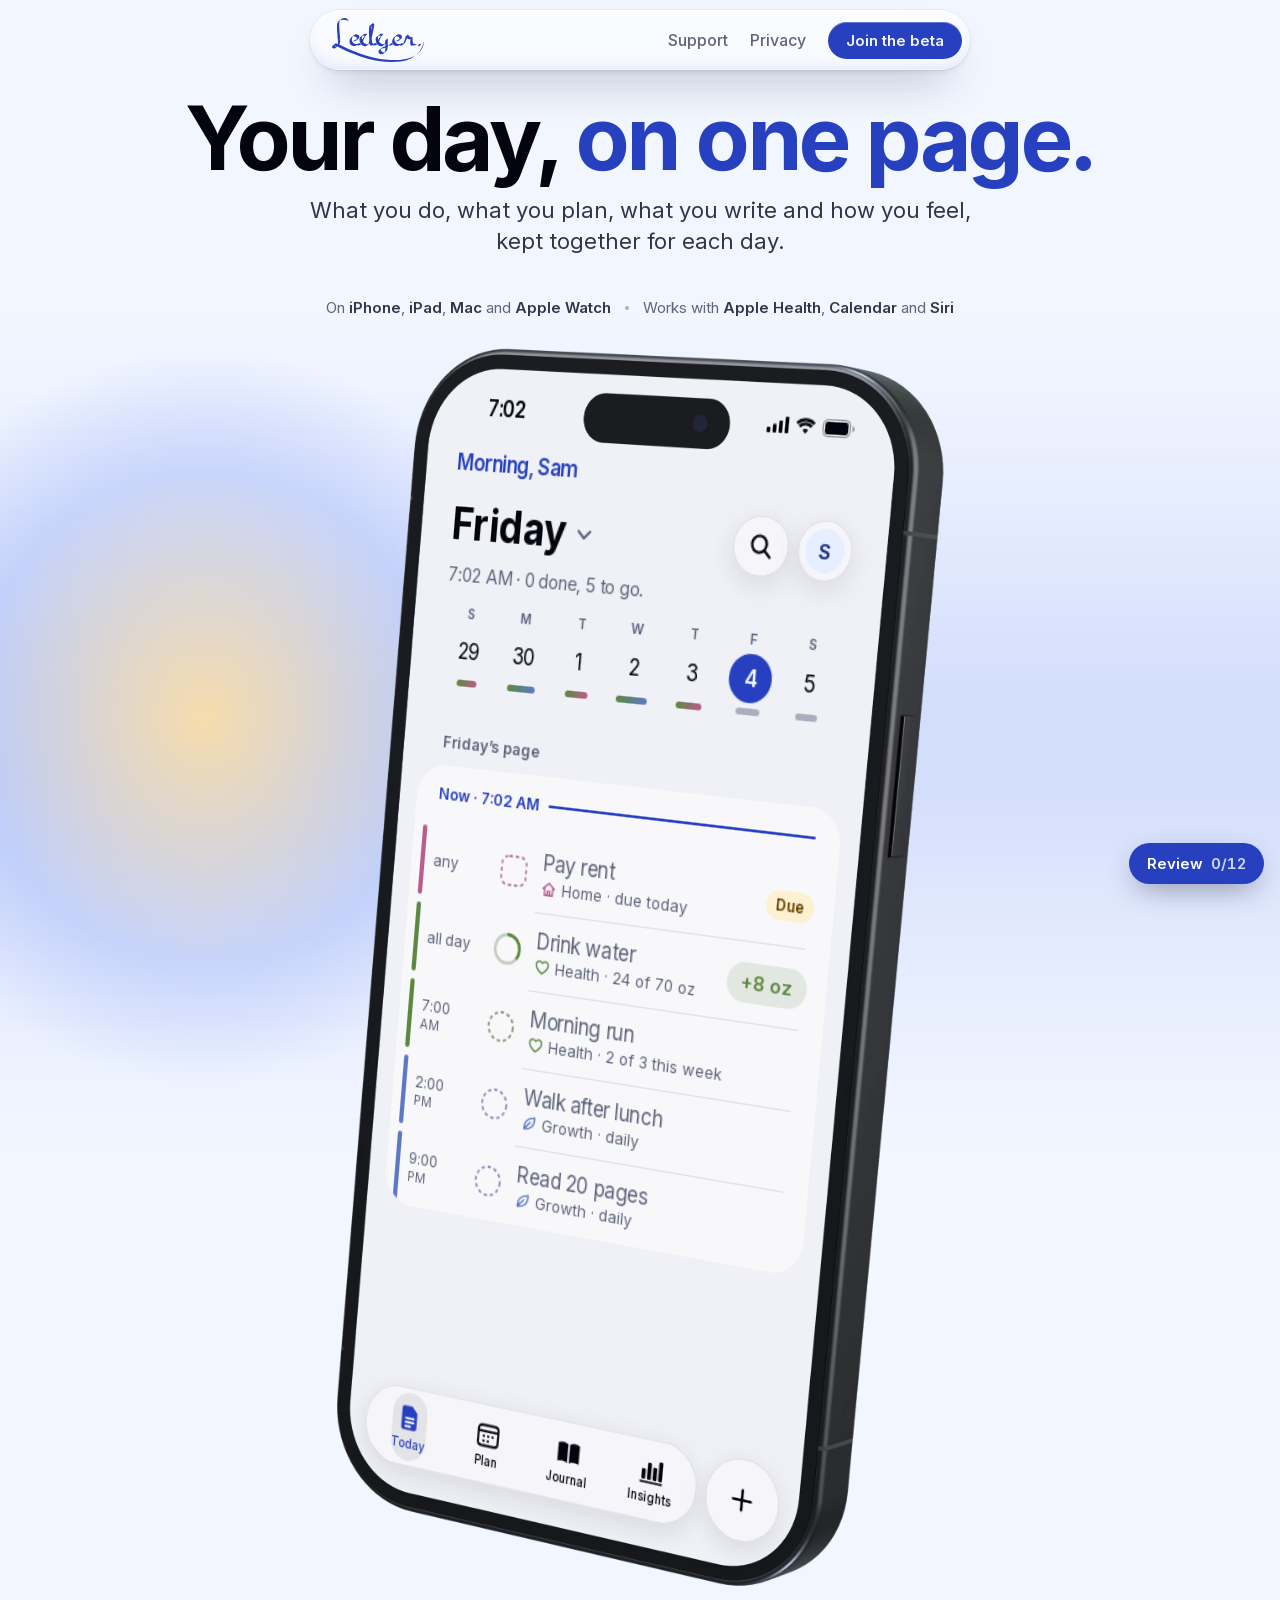
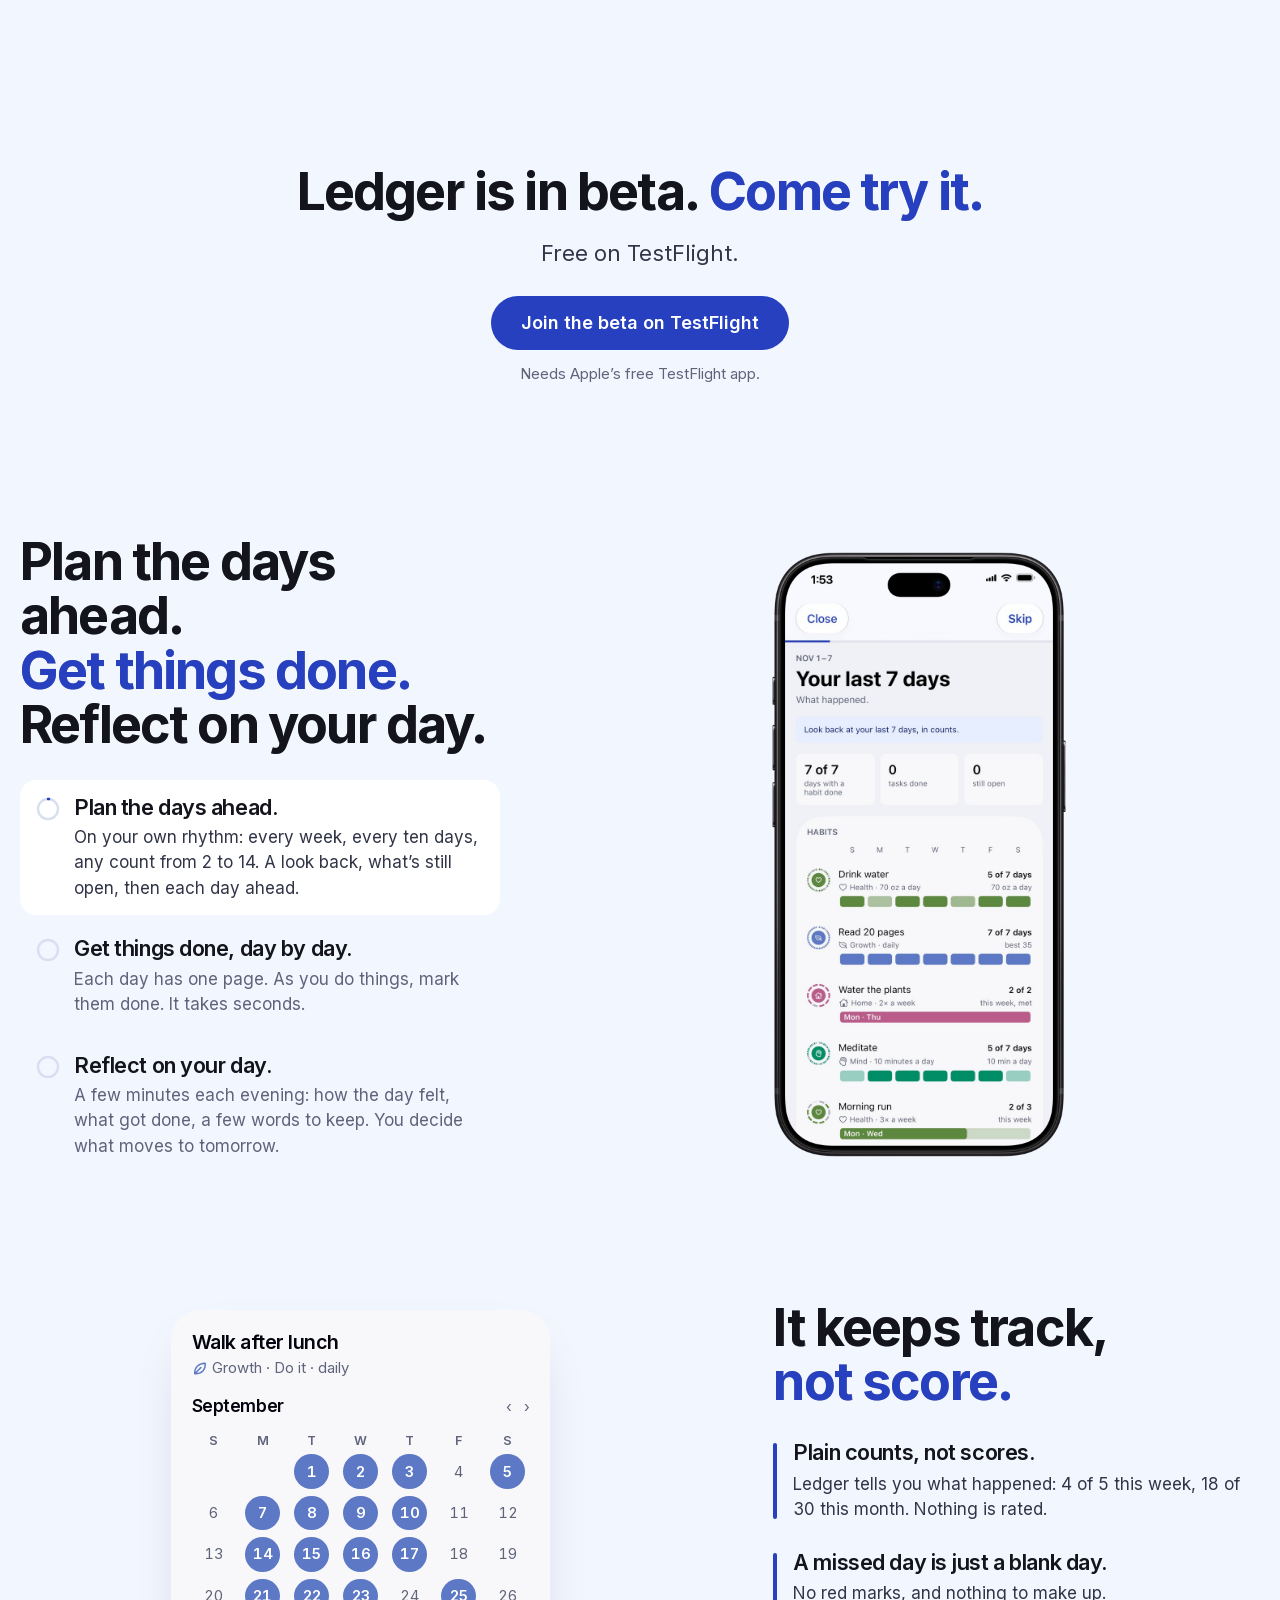
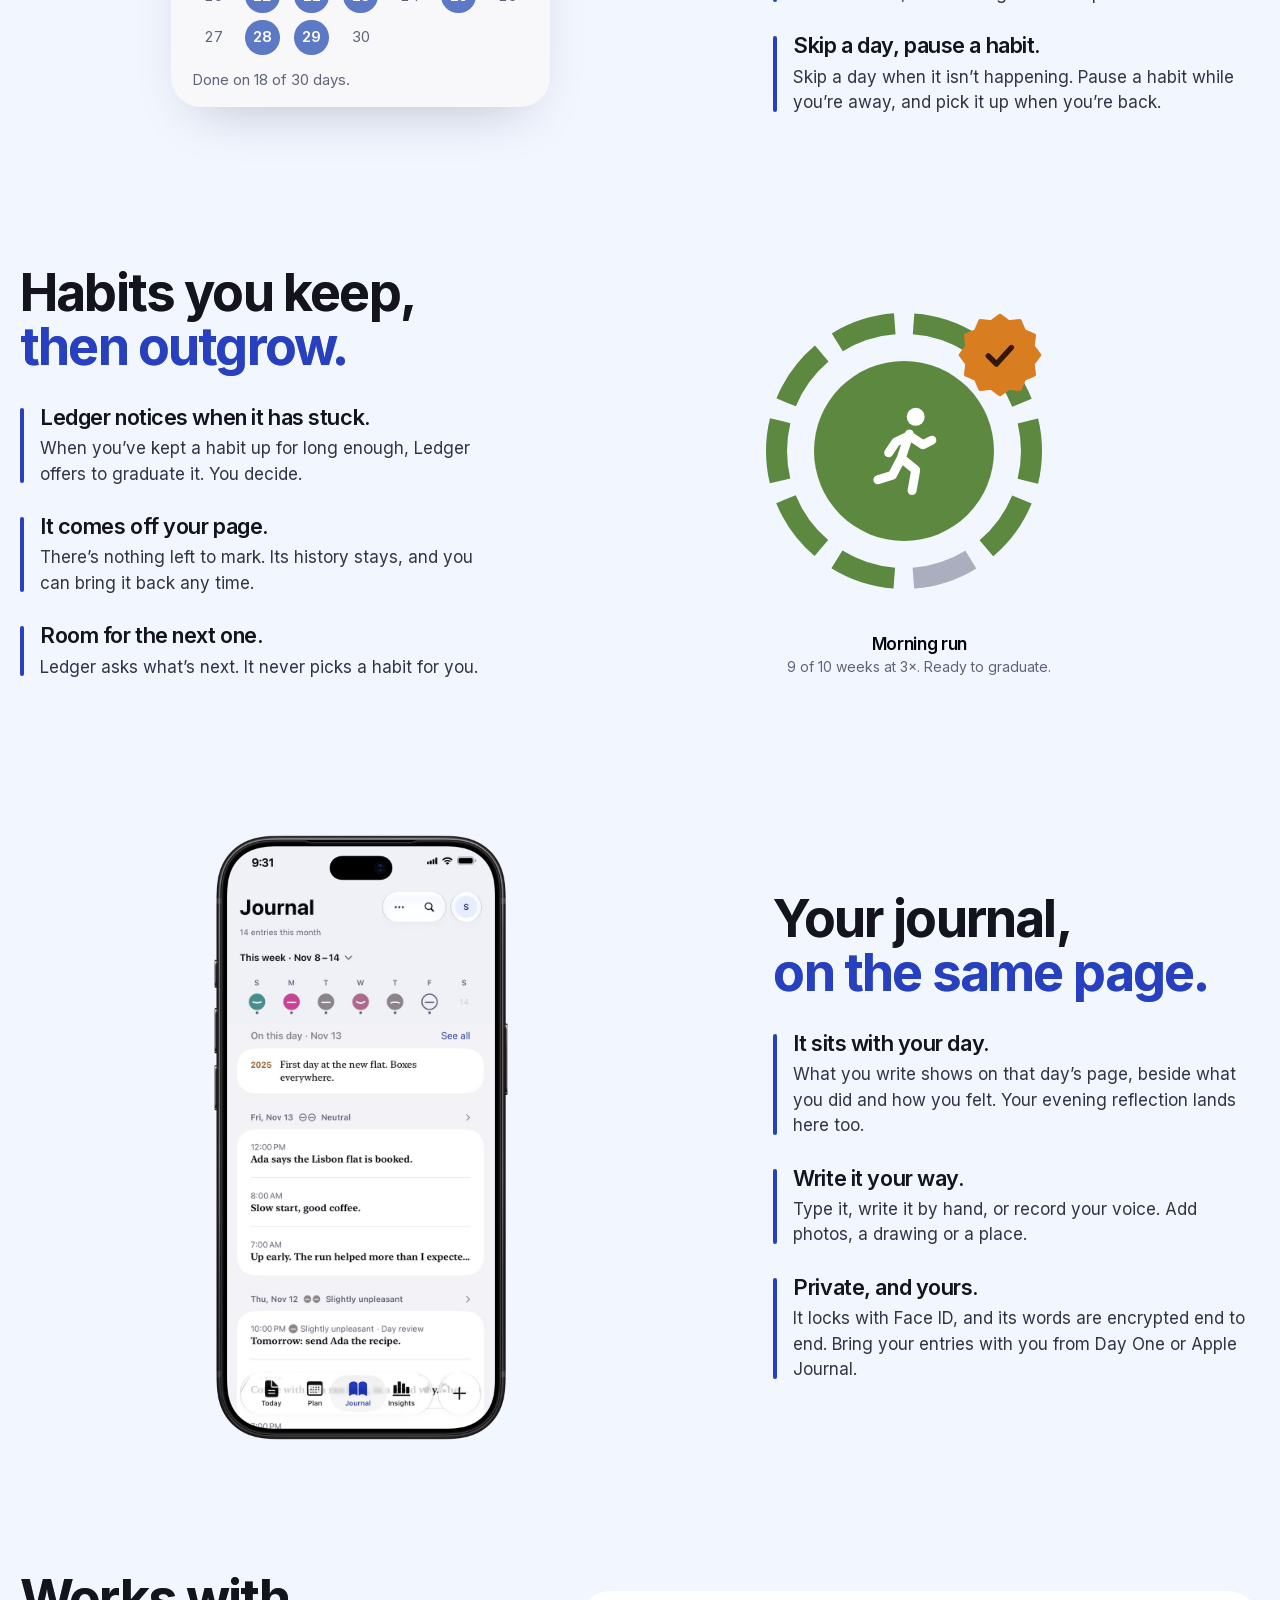
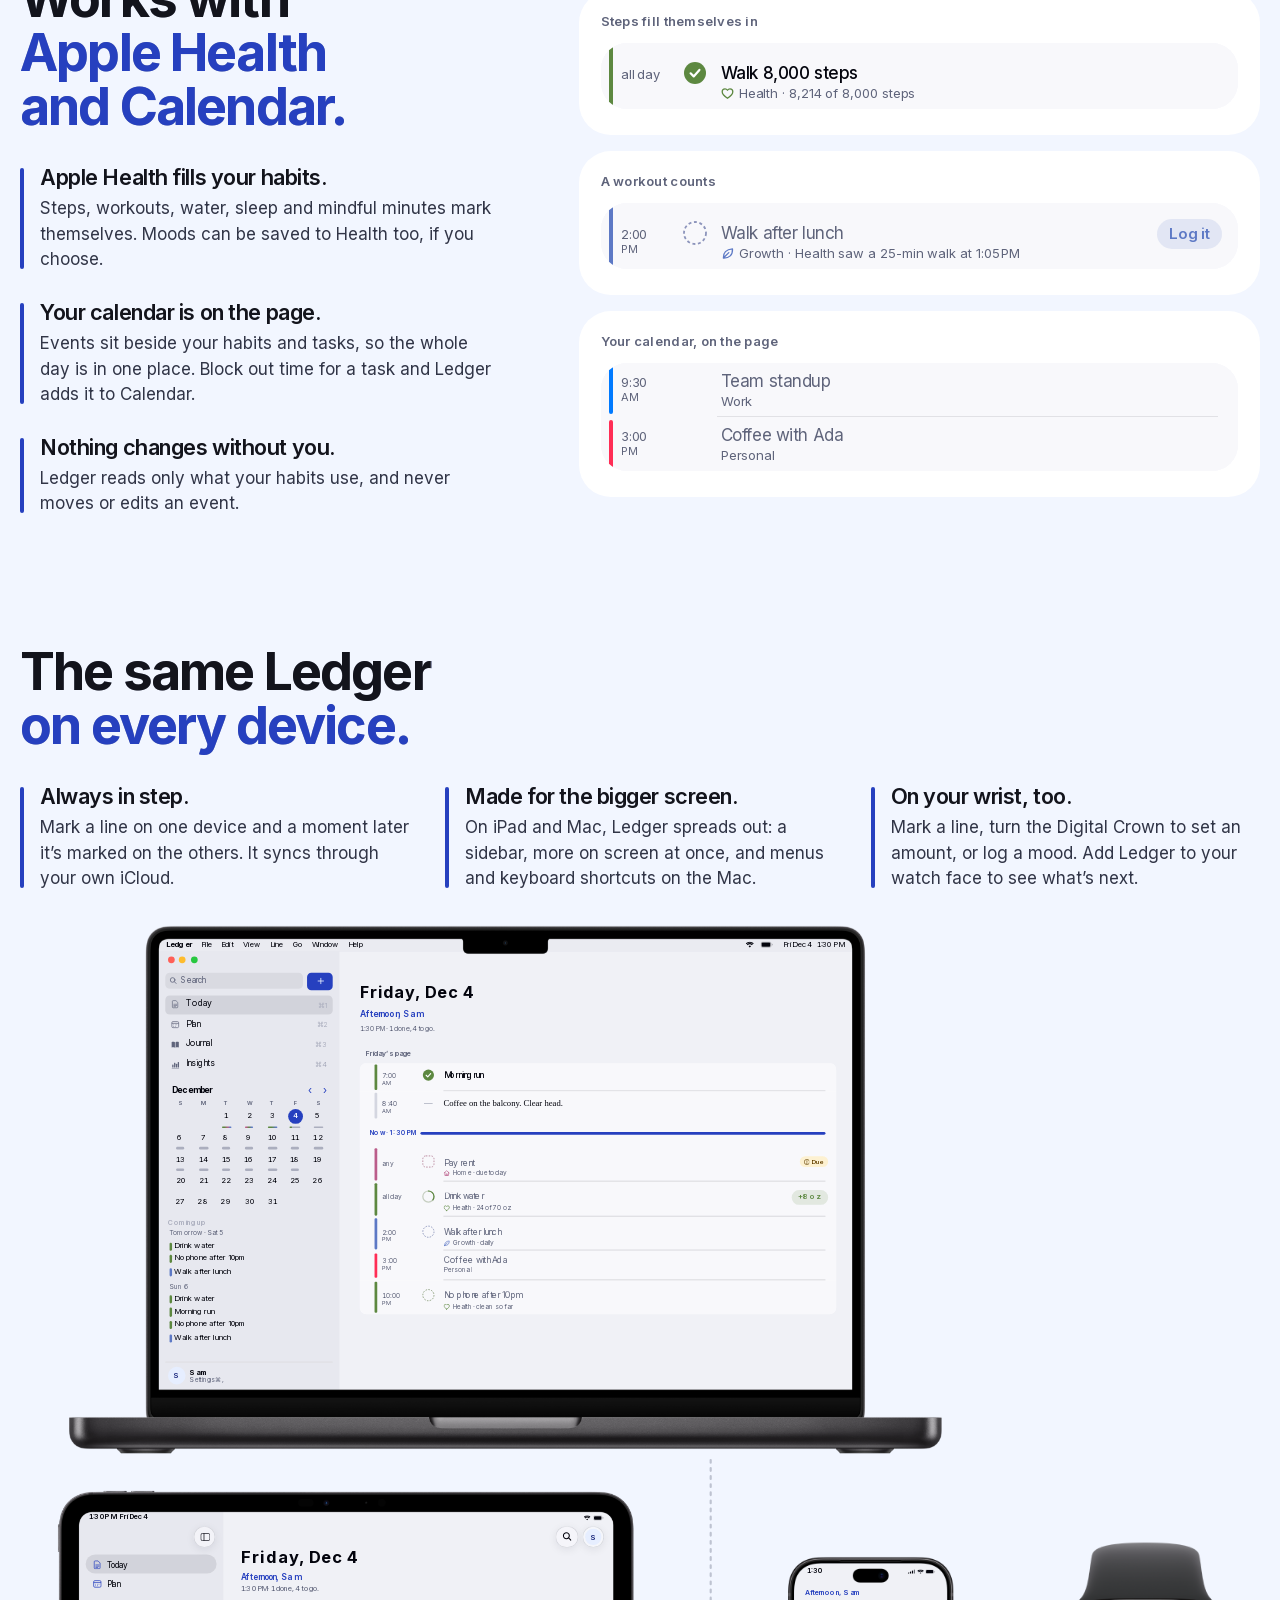
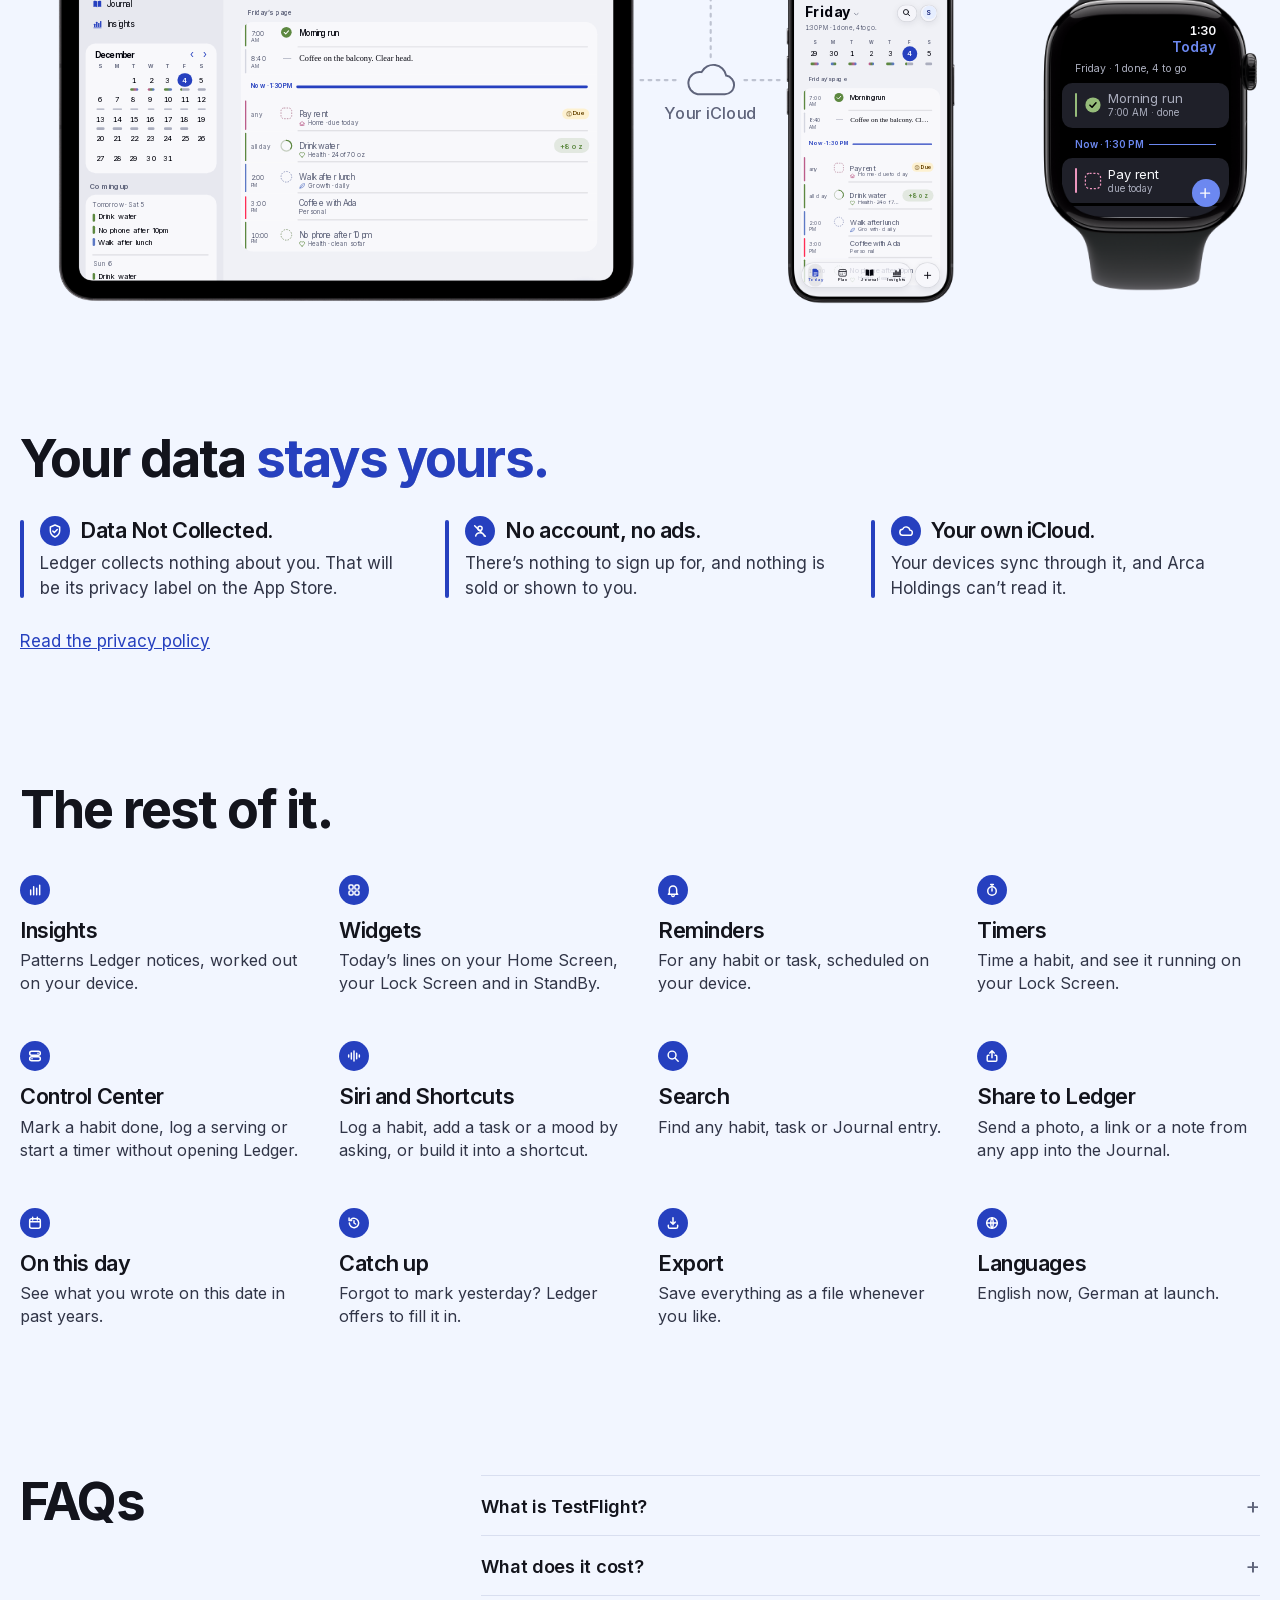
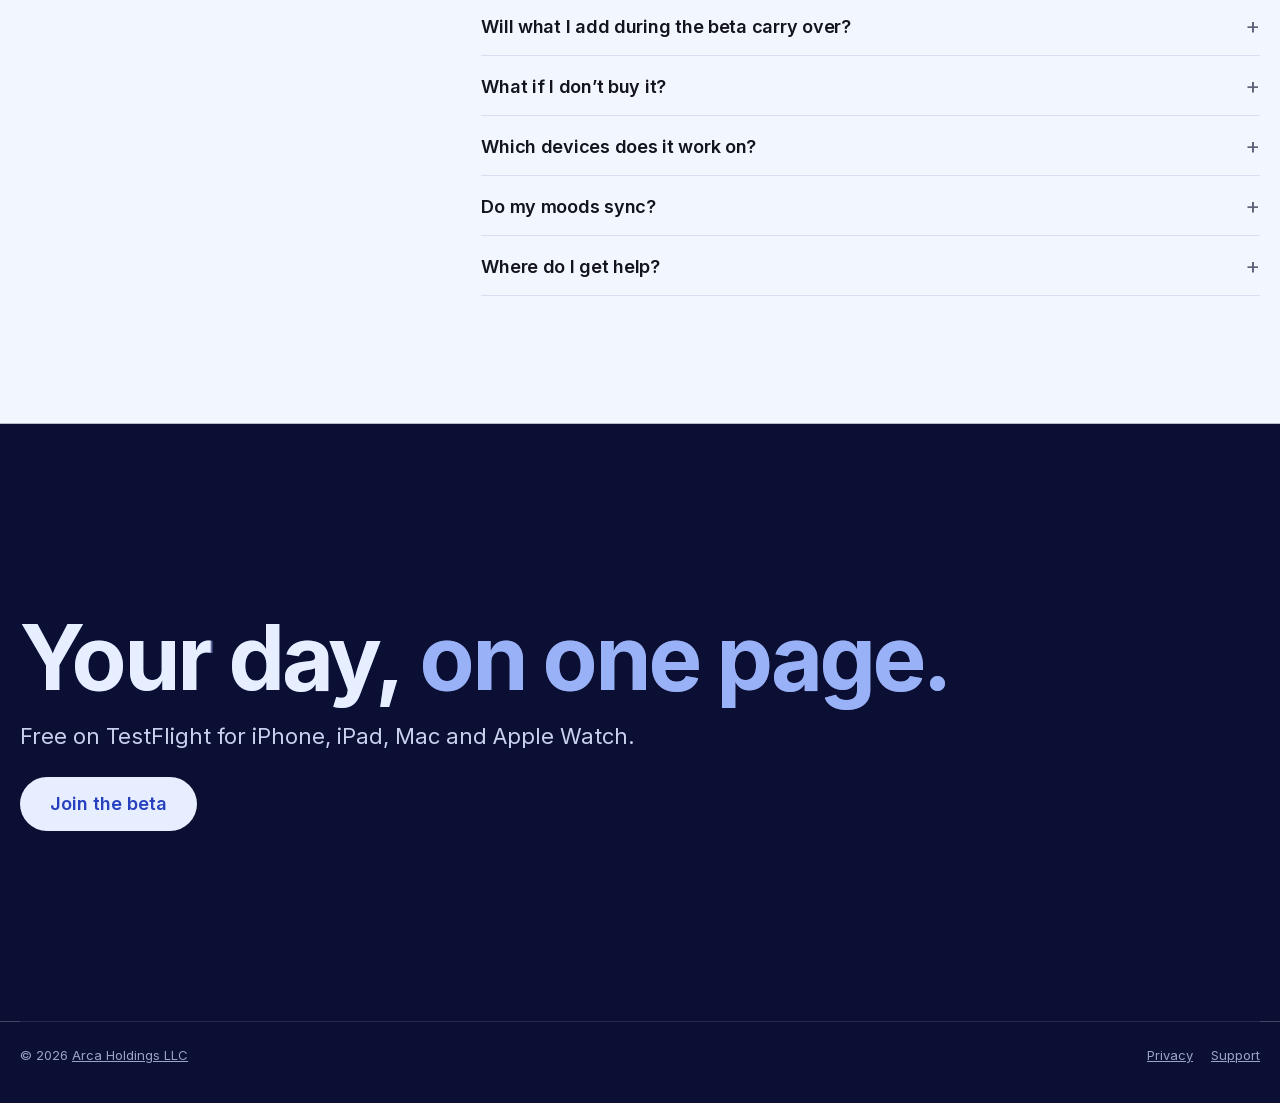
<file: docs/index.html>
<!doctype html>
<html lang="en" data-built="day-page @ a1238f5, Nov 13">
<head>
<meta name="robots" content="noindex, nofollow">
<meta charset="utf-8">
<meta name="viewport" content="width=device-width, initial-scale=1, viewport-fit=cover">
<title>Ledger: Habit and Mood Tracker · Your day, on one page</title>
<meta name="description" content="Ledger is a habit and mood tracker with tasks and a journal, all on one page for each day. On iPhone, iPad, Mac and Apple Watch. No account, no ads, one price.">
<meta name="color-scheme" content="light">
<meta name="theme-color" content="#F2F6FF">
<link rel="canonical" href="https://keepingledger.com/">
<link rel="icon" type="image/png" href="images/favicon.png?v=72220847">
<link rel="apple-touch-icon" href="images/apple-touch-icon.png?v=0d4a0fda">
<meta property="og:type" content="website">
<meta property="og:title" content="Ledger: Habit and Mood Tracker · Your day, on one page">
<meta property="og:description" content="A habit and mood tracker with tasks and a journal, kept together for each day. Ledger reports what happened and never grades it.">
<meta property="og:url" content="https://keepingledger.com/">
<meta property="og:site_name" content="Ledger">
<meta property="og:image" content="https://keepingledger.com/images/share.jpg">
<meta property="og:image:width" content="1200">
<meta property="og:image:height" content="630">
<meta property="og:image:alt" content="Ledger on an iPhone, showing a day’s page, under the words “Your day, on one page.”">
<meta name="twitter:card" content="summary_large_image">
<script type="application/ld+json">
{
  "@context": "https://schema.org",
  "@graph": [
    {
      "@type": "WebSite",
      "name": "Ledger",
      "alternateName": "Keeping Ledger",
      "url": "https://keepingledger.com/"
    },
    {
      "@type": "SoftwareApplication",
      "name": "Ledger",
      "alternateName": "Ledger: Habit & Mood Tracker",
      "operatingSystem": "iOS, iPadOS, macOS, watchOS",
      "url": "https://keepingledger.com/",
      "image": "https://keepingledger.com/images/ledger-icon.png",
      "description": "A habit and mood tracker with tasks and a journal, kept together on one page for each day."
    }
  ]
}
</script>
<link rel="preload" as="image" href="images/hero/phone.webp?v=7271eb98" type="image/webp" fetchpriority="high">
<link rel="stylesheet" href="home.css?v=1ba8d29b">
<link rel="stylesheet" href="day.css?v=9b747df4">
<link rel="stylesheet" href="bar.css?v=a76049f8">
<link rel="stylesheet" href="hero.css?v=19a2a942">
<script src="hero.js?v=3a8d4894" defer></script>
<script src="home.js?v=cd2989c1" defer></script>
<script src="motion.js?v=0dbf0b65" defer></script>
<script src="day.js?v=f2287885" defer></script>
<link rel="stylesheet" href="review.css?v=a1238f5">
<script src="review.js?v=a1238f5" defer></script>
</head>
<body>
<div class="site">
  <header class="top">
    <a class="brand" href="./"><img src="images/wordmark.svg?v=147870ab" alt="Ledger" width="132" height="63"><img class="mist" src="images/wordmark-mist.svg?v=7f03400a" alt="" width="132" height="63" aria-hidden="true"></a>
    <nav aria-label="Pages"><a href="support">Support</a><a href="privacy">Privacy</a></nav>
    <a class="get" data-when="beta" href="https://testflight.apple.com/join/m8k2vuhh">Join the beta</a><a class="get" data-when="launch" href="#" data-launch="App Store link">Download app</a>
  </header>

  <!-- Below the hero, each section's heading starts in pencil and is inked as it comes into view (day.css, day.js). -->
  <main class="daypage" id="day">
  <!-- The hero (hero.css, hero.js): the phone plays one day by itself; the light behind it follows its time of day;
       the cards say what Ledger does. Each card's colour is one of Ledger's Area colours (Ledger Blue for the +). -->
  <section class="hx" id="top" aria-labelledby="h-top">
    <div class="hx-sky" aria-hidden="true"><div class="hx-band"></div><div class="hx-sun" id="hxSun"><i class="g-m"></i><i class="g-a"></i><i class="g-e"></i></div></div>
    <h1 id="h-top"><span class="l1">Your day,</span> <span class="l2">on one page.</span></h1>
    <p class="hx-lede">What you do, what you plan, what you write and how you feel, kept together for each day.</p>
    <p class="hx-with"><span>On <b>iPhone</b>, <b>iPad</b>, <b>Mac</b> and <b>Apple Watch</b></span><i></i><span>Works with <b>Apple Health</b>, <b>Calendar</b> and <b>Siri</b></span></p>
    <div class="hx-stage" id="hxStage">
      <div class="hx-scene" id="hxScene">
        <div class="hx-phone" role="img" aria-label="An iPhone playing a day in Ledger: a habit is marked done, another is added by typing one sentence, a walk is filled in from Apple Health, the evening’s day review is answered, an open task moves to tomorrow, and tomorrow’s page appears.">
          <div class="hx-app" id="hxApp"><img src="images/clips/today-light.jpg?v=154acf15" alt="" width="664" height="1440"></div>
          <img src="images/hero/phone.webp?v=7271eb98" alt="" width="1464" height="2967" fetchpriority="high">
        </div>
      </div>
      <div class="hx-rail"><ul class="hx-cards" aria-label="What Ledger does">
        <li class="hx-card" id="hx-grad" data-slot="lu" data-side="l" style="--c:#C25C64;--d:0.8;--dl:-0.0s"><span class="hx-ic" aria-hidden="true"><svg viewBox="0 0 24 24"><path d="M2.8 9.6 12 5.2l9.2 4.4L12 14 2.8 9.6Z"/><path d="M6.8 11.8v4.1c1.4 1.5 3.2 2.2 5.2 2.2s3.8-.7 5.2-2.2v-4.1"/><path d="M21.2 9.6v5"/></svg></span><p><span>Outgrow a habit,</span> <span class="l">Ledger takes it off your page.</span></p></li>
        <li class="hx-card" id="hx-plus" data-slot="ru" data-side="r" style="--c:#2640BF;--d:1.1;--dl:-1.3s"><span class="hx-ic" aria-hidden="true"><svg viewBox="0 0 24 24"><path d="M12 5.5v13M5.5 12h13"/></svg></span><p><span>Say it in your own words,</span> <span class="l">Ledger detects where it fits.</span></p></li>
        <li class="hx-card" id="hx-areas" data-slot="ll" data-side="l" style="--c:#A465A8;--d:1.4;--dl:-2.6s"><span class="hx-ic" aria-hidden="true"><svg viewBox="0 0 24 24"><circle cx="8.8" cy="9.2" r="4.3"/><circle cx="15.2" cy="9.2" r="4.3"/><circle cx="12" cy="14.8" r="4.3"/></svg></span><p><span>Name the parts of your life,</span> <span class="l">Ledger shows where your days go.</span></p></li>
        <li class="hx-card" id="hx-siri" data-slot="rl" data-side="r" style="--c:#0087AA;--d:0.8;--dl:-3.9s"><span class="hx-ic" aria-hidden="true"><svg viewBox="0 0 24 24"><path d="M4 10.5v3M8 7.5v9M12 4.5v15M16 8v8M20 10.5v3"/></svg></span><p><span>Works with Siri,</span> <span class="l">say it and it gets done.</span></p></li>
        <li class="hx-card" id="hx-health" data-slot="lu" data-side="l" style="--c:#5D8840;--d:1.1;--dl:-5.2s"><span class="hx-ic" aria-hidden="true"><svg viewBox="0 0 24 24"><path d="M12 19.6s-7.4-4.4-7.4-9.7A4.1 4.1 0 0 1 12 7.6a4.1 4.1 0 0 1 7.4 2.3c0 5.3-7.4 9.7-7.4 9.7Z"/></svg></span><p><span>Reads your walks and workouts,</span> <span class="l">marks them automatically.</span></p></li>
        <li class="hx-card" id="hx-notice" data-slot="ru" data-side="r" style="--c:#BB5D8A;--d:1.4;--dl:-0.5s"><span class="hx-ic" aria-hidden="true"><svg viewBox="0 0 24 24"><path d="M12 3.4a6 6 0 0 0-3.7 10.7c.7.6 1.1 1.4 1.1 2.3h5.2c0-.9.4-1.7 1.1-2.3A6 6 0 0 0 12 3.4Z"/><path d="M9.8 19.2h4.4M10.8 21.4h2.4"/></svg></span><p><span>Log how you feel,</span> <span class="l">Ledger surfaces insights over time.</span></p></li>
        <li class="hx-card" id="hx-acct" data-slot="ll" data-side="l" style="--c:#008E67;--d:0.8;--dl:-1.8s"><span class="hx-ic" aria-hidden="true"><svg viewBox="0 0 24 24"><rect x="5.4" y="10.6" width="13.2" height="9.6" rx="2.6"/><path d="M8.4 10.6V8.2a3.6 3.6 0 0 1 7.2 0v2.4"/></svg></span><p><span>Privacy first,</span> <span class="l">no&nbsp;sign-up, no&nbsp;ads, no&nbsp;tracking.</span></p></li>
      </ul></div>
    </div>
  </section>

  <!-- The first call to action, in two versions. Only one shows: the launch switch is one line in bar.css. -->
  <section class="join" id="join" aria-label="Get Ledger">
    <div class="join-in" data-when="beta">
      <h2>Ledger is in beta. <b>Come try it.</b></h2>
      <p class="join-line">Free on TestFlight.</p>
      <a class="btn" href="https://testflight.apple.com/join/m8k2vuhh">Join the beta on TestFlight</a>
      <p class="join-small">Needs Apple’s free TestFlight app.</p>
    </div>
    <div class="join-in" data-when="launch">
      <h2>Try Ledger <b>free for two weeks.</b></h2>
      <p class="join-line">Then $29.99 once. No subscription, no account.</p>
      <a class="join-badge" href="#" data-launch="App Store link"><img src="images/app-store-badge.svg?v=a26fc5b3" alt="Download on the App Store" width="168" height="56"></a>
      <p class="join-small">On iPhone, iPad, Mac and Apple Watch.</p>
    </div>
  </section>

  <!-- How a stretch of days goes with Ledger, in three beats: plan, do, reflect. One phone; the active beat shows its
       screen (the day review shows its four steps in turn), and its ring is its progress (days.js). The site is light only. -->
  <section class="days" id="days" aria-labelledby="h-days">
    <div class="days-copy">
      <h2 id="h-days">Plan the days ahead. <br><b>Get things done.</b> <br>Reflect on your day.</h2>
      <ol class="days-list">
        <li><button type="button" class="days-item" data-i="0" aria-pressed="true">
          <svg class="days-ring" viewBox="0 0 24 24" aria-hidden="true"><circle cx="12" cy="12" r="10"/><circle class="fill" cx="12" cy="12" r="10"/></svg>
          <span><b>Plan the days ahead.</b> On your own rhythm: every week, every ten days, any count from 2 to 14. A look back, what’s still open, then each day ahead.</span></button></li>
        <li><button type="button" class="days-item" data-i="1" aria-pressed="false">
          <svg class="days-ring" viewBox="0 0 24 24" aria-hidden="true"><circle cx="12" cy="12" r="10"/><circle class="fill" cx="12" cy="12" r="10"/></svg>
          <span><b>Get things done, day by day.</b> Each day has one page. As you do things, mark them done. It takes seconds.</span></button></li>
        <li><button type="button" class="days-item" data-i="2" aria-pressed="false">
          <svg class="days-ring" viewBox="0 0 24 24" aria-hidden="true"><circle cx="12" cy="12" r="10"/><circle class="fill" cx="12" cy="12" r="10"/></svg>
          <span><b>Reflect on your day.</b> A few minutes each evening: how the day felt, what got done, a few words to keep. You decide what moves to tomorrow.</span></button></li>
      </ol>
    </div>
    <div class="days-stage">
      <div class="days-phone">
        <div class="days-screen">
          <img class="days-view is-on" data-step="0" src="images/clips/pace-light.jpg?v=de9fb555" loading="lazy" alt="Planning in Ledger: a look back at the last 7 days, in counts, before planning the days ahead.">
          <img class="days-view" data-step="1" src="images/clips/today-light.jpg?v=154acf15" loading="lazy" alt="Ledger’s Today page: the day’s lines on one page, with the ones already done above a Now line.">
          <img class="days-view" data-step="2" data-frame="0" src="images/clips/review-1.jpg?v=775fc2ca" loading="lazy" alt="Ledger’s day review, in four steps. First: how the day felt.">
          <img class="days-view" data-step="2" data-frame="1" src="images/clips/review-2.jpg?v=4854ee53" loading="lazy" alt="Second: what got done, and what wasn’t marked.">
          <img class="days-view" data-step="2" data-frame="2" src="images/clips/review-3.jpg?v=343603c1" loading="lazy" alt="Third: a few words to keep.">
          <img class="days-view" data-step="2" data-frame="3" src="images/clips/review-4.jpg?v=38b6ddd5" loading="lazy" alt="Fourth: what is still open, and where it goes tomorrow.">
        </div>
      </div>
    </div>
  </section>

  <!-- Why Ledger is different: the claim (it keeps track, not score), its proof (plain counts; a habit's month with blank days
       and no red), and what follows (skip, pause). The graduation section comes straight after. -->
  <section class="sec flip" id="weeks" aria-labelledby="h-grade">
    <div class="copy">
      <h2 id="h-grade">It keeps track, <br><b>not score.</b></h2>
      <ul class="points">
        <li><b>Plain counts, not scores.</b><span>Ledger tells you what happened: 4 of 5 this week, 18 of 30 this month. Nothing is rated.</span></li>
        <li><b>A missed day is just a blank day.</b><span>No red marks, and nothing to make up.</span></li>
        <li><b>Skip a day, pause a habit.</b><span>Skip a day when it isn’t happening. Pause a habit while you’re away, and pick it up when you’re back.</span></li>
      </ul>
    </div>
    <div class="tile bare">
      <div class="crop float month-solo"><div class="month" id="month" aria-label="Walk after lunch in September: done on 18 of 30 days, with the other days left blank."></div></div>
    </div>
  </section>

  <!-- Graduation: the claim (habits you keep, then outgrow), how it works (Ledger offers; you decide), and what
       follows (off your page, history kept, room for the next). The badge's ring fills week by week; one week
       falls short, and it is sealed all the same. -->
  <section class="sec" id="graduate" aria-labelledby="h-grad">
    <div class="copy">
      <h2 id="h-grad">Habits you keep, <br><b>then outgrow.</b></h2>
      <ul class="points">
        <li><b>Ledger notices when it has stuck.</b><span>When you’ve kept a habit up for long enough, Ledger offers to graduate it. You decide.</span></li>
        <li><b>It comes off your page.</b><span>There’s nothing left to mark. Its history stays, and you can bring it back any time.</span></li>
        <li><b>Room for the next one.</b><span>Ledger asks what’s next. It never picks a habit for you.</span></li>
      </ul>
    </div>
    <div class="tile bare" id="grad-tile">
      <div class="badge-stage">
        <svg class="badge" id="badge" viewBox="-10 -30 240 240" role="img" aria-label="Morning run’s badge: kept up in 9 of 10 weeks, sealed, ready to graduate"></svg>
        <div class="badge-line"><b>Morning run</b><span id="badge-sub">Health · Show up · 3× a week</span></div>
      </div>
    </div>
  </section>

  <!-- The Journal: the claim (your words sit on the same page as your day), what it holds, and why you can trust it. -->
  <section class="sec flip" id="journal" aria-labelledby="h-journal">
    <div class="copy">
      <h2 id="h-journal">Your journal, <br><b>on the same page.</b></h2>
      <ul class="points">
        <li><b>It sits with your day.</b><span>What you write shows on that day’s page, beside what you did and how you felt. Your evening reflection lands here too.</span></li>
        <li><b>Write it your way.</b><span>Type it, write it by hand, or record your voice. Add photos, a drawing or a place.</span></li>
        <li><b>Private, and yours.</b><span>It locks with Face ID, and its words are encrypted end to end. Bring your entries with you from Day One or Apple Journal.</span></li>
      </ul>
    </div>
    <div class="tile bare">
      <div class="days-phone solo">
        <div class="days-screen">
          <img class="days-view is-on" loading="lazy" src="images/clips/journal-light.jpg?v=e410815a" alt="Ledger’s Journal: this week’s moods along the top, then each day’s entries in your own words.">
        </div>
      </div>
    </div>
  </section>

  <!-- Health and Calendar: the claim (Ledger works with both), what comes from each, and why you can trust it. -->
  <section class="sec" id="health" aria-labelledby="h-health">
    <div class="copy">
      <h2 id="h-health">Works with <br><b>Apple Health</b> <br><b>and Calendar.</b></h2>
      <ul class="points">
        <li><b>Apple Health fills your habits.</b><span>Steps, workouts, water, sleep and mindful minutes mark themselves. Moods can be saved to Health too, if you choose.</span></li>
        <li><b>Your calendar is on the page.</b><span>Events sit beside your habits and tasks, so the whole day is in one place. Block out time for a task and Ledger adds it to Calendar.</span></li>
        <li><b>Nothing changes without you.</b><span>Ledger reads only what your habits use, and never moves or edits an event.</span></li>
      </ul>
    </div>
    <div class="bento">
      <div class="tile wide" id="steps-tile">
        <p class="cap">Steps fill themselves in</p>
        <div class="crop"><div class="card" id="steps-card"></div></div>
      </div>
      <div class="tile">
        <p class="cap">A workout counts</p>
        <div class="crop"><div class="card" id="walk-card"></div></div>
      </div>
      <div class="tile">
        <p class="cap">Your calendar, on the page</p>
        <div class="crop"><div class="card" id="cal-card"></div></div>
      </div>
    </div>
  </section>

  <!-- Every device: the claim (the same Ledger everywhere), how it stays in step, the bigger screens, and the Watch.
       The Mac, iPad and iPhone are one scene, drawn to scale with each other and marking in step (motion.js); the
       Watch stands beside them, larger than life so it can be read and tapped. -->
  <section class="sec stack" id="devices" aria-labelledby="h-dev">
    <div class="copy wide">
      <h2 id="h-dev">The same Ledger <br><b>on every device.</b></h2>
      <ul class="points row">
        <li><b>Always in step.</b><span>Mark a line on one device and a moment later it’s marked on the others. It syncs through your own iCloud.</span></li>
        <li><b>Made for the bigger screen.</b><span>On iPad and Mac, Ledger spreads out: a sidebar, more on screen at once, and menus and keyboard shortcuts on the Mac.</span></li>
        <li><b>On your wrist, too.</b><span>Mark a line, turn the Digital Crown to set an amount, or log a mood. Add Ledger to your watch face to see what’s next.</span></li>
      </ul>
    </div>
    <div class="dev-row">
      <div class="mo" id="moA"></div>
      <div class="mo dev-watch" id="moW"></div>
    </div>
  </section>

  <!-- Privacy: a short strip. The proof behind the hero's "Privacy first" card, and the way to the full policy. -->
  <section class="sec stack" id="privacy" aria-labelledby="h-priv">
    <div class="copy wide">
      <h2 id="h-priv">Your data <b>stays yours.</b></h2>
      <ul class="points row">
        <li><b class="has-badge"><span class="badge-dot"><svg viewBox="0 0 24 24" fill="none" stroke="currentColor" stroke-width="2.2" stroke-linejoin="round" stroke-linecap="round" aria-hidden="true"><path d="M12 3l7 3v5.5c0 4.3-3 7.7-7 9.5-4-1.8-7-5.2-7-9.5V6l7-3Z"/><path d="m8.8 12.2 2.2 2.2 4.4-4.6"/></svg></span>Data Not Collected.</b><span data-when="beta">Ledger collects nothing about you. That will be its privacy label on the App Store.</span><span data-when="launch">Ledger’s privacy label on the App Store. It collects nothing about you.</span></li>
        <li><b class="has-badge"><span class="badge-dot"><svg viewBox="0 0 24 24" fill="none" stroke="currentColor" stroke-width="2.2" stroke-linecap="round" stroke-linejoin="round" aria-hidden="true"><circle cx="12" cy="8" r="3.2"/><path d="M5.5 19.5c.8-3.3 3.4-5 6.5-5s5.7 1.7 6.5 5M4 4l16 16"/></svg></span>No account, no ads.</b><span>There’s nothing to sign up for, and nothing is sold or shown to you.</span></li>
        <li><b class="has-badge"><span class="badge-dot"><svg viewBox="0 0 24 24" fill="none" stroke="currentColor" stroke-width="2.2" stroke-linecap="round" stroke-linejoin="round" aria-hidden="true"><path d="M7.5 18.5h9.8a3.9 3.9 0 0 0 .5-7.8 5.6 5.6 0 0 0-10.8-1.2A4.5 4.5 0 0 0 7.5 18.5Z"/></svg></span>Your own iCloud.</b><span>Your devices sync through it, and Arca Holdings can’t read it.</span></li>
      </ul>
      <p class="more"><a href="privacy">Read the privacy policy</a></p>
    </div>
  </section>

  <!-- The rest of it: twelve smaller things, each with an icon in Ledger's badge style, a name and one line. -->
  <section class="sec stack" id="more" aria-labelledby="h-rest">
    <div class="copy wide">
      <h2 id="h-rest">The rest of it.</h2>
      <ul class="extras">
        <li><span class="badge-dot"><svg viewBox="0 0 24 24" fill="none" stroke="currentColor" stroke-width="2.2" stroke-linecap="round" stroke-linejoin="round" aria-hidden="true"><path d="M5.5 19v-7M10 19V7M14.5 19v-9.5M19 19V5"/></svg></span><b>Insights</b><span>Patterns Ledger notices, worked out on your device.</span></li>
        <li><span class="badge-dot"><svg viewBox="0 0 24 24" fill="none" stroke="currentColor" stroke-width="2.2" stroke-linecap="round" stroke-linejoin="round" aria-hidden="true"><rect x="4.5" y="4.5" width="6.2" height="6.2" rx="1.8"/><rect x="13.3" y="4.5" width="6.2" height="6.2" rx="1.8"/><rect x="4.5" y="13.3" width="6.2" height="6.2" rx="1.8"/><rect x="13.3" y="13.3" width="6.2" height="6.2" rx="1.8"/></svg></span><b>Widgets</b><span>Today’s lines on your Home Screen, your Lock Screen and in StandBy.</span></li>
        <li><span class="badge-dot"><svg viewBox="0 0 24 24" fill="none" stroke="currentColor" stroke-width="2.2" stroke-linecap="round" stroke-linejoin="round" aria-hidden="true"><path d="M6.5 16.5v-5a5.5 5.5 0 0 1 11 0v5l1.5 2h-14l1.5-2Z"/><path d="M10.2 20.6a2 2 0 0 0 3.6 0"/></svg></span><b>Reminders</b><span>For any habit or task, scheduled on your device.</span></li>
        <li><span class="badge-dot"><svg viewBox="0 0 24 24" fill="none" stroke="currentColor" stroke-width="2.2" stroke-linecap="round" stroke-linejoin="round" aria-hidden="true"><circle cx="12" cy="13.6" r="6.4"/><path d="M12 13.6v-3.4M10 3.6h4M12 3.6v3.6"/></svg></span><b>Timers</b><span>Time a habit, and see it running on your Lock Screen.</span></li>
        <li><span class="badge-dot"><svg viewBox="0 0 24 24" fill="none" stroke="currentColor" stroke-width="2.2" stroke-linecap="round" stroke-linejoin="round" aria-hidden="true"><rect x="4" y="5" width="16" height="6" rx="3"/><path d="M16.4 8h.2"/><rect x="4" y="13" width="16" height="6" rx="3"/><path d="M7.4 16h.2"/></svg></span><b>Control Center</b><span>Mark a habit done, log a serving or start a timer without opening Ledger.</span></li>
        <li><span class="badge-dot"><svg viewBox="0 0 24 24" fill="none" stroke="currentColor" stroke-width="2.2" stroke-linecap="round" stroke-linejoin="round" aria-hidden="true"><path d="M4 10.5v3M8 7.5v9M12 4.5v15M16 8v8M20 10.5v3"/></svg></span><b>Siri and Shortcuts</b><span>Log a habit, add a task or a mood by asking, or build it into a shortcut.</span></li>
        <li><span class="badge-dot"><svg viewBox="0 0 24 24" fill="none" stroke="currentColor" stroke-width="2.2" stroke-linecap="round" stroke-linejoin="round" aria-hidden="true"><circle cx="10.6" cy="10.6" r="5.9"/><path d="m15 15 4.8 4.8"/></svg></span><b>Search</b><span>Find any habit, task or Journal entry.</span></li>
        <li><span class="badge-dot"><svg viewBox="0 0 24 24" fill="none" stroke="currentColor" stroke-width="2.2" stroke-linecap="round" stroke-linejoin="round" aria-hidden="true"><path d="M12 14.5V4M8.6 7.4 12 4l3.4 3.4"/><path d="M7.4 11H6.4a1.6 1.6 0 0 0-1.6 1.6v5.8A1.6 1.6 0 0 0 6.4 20h11.2a1.6 1.6 0 0 0 1.6-1.6v-5.8a1.6 1.6 0 0 0-1.6-1.6h-1"/></svg></span><b>Share to Ledger</b><span>Send a photo, a link or a note from any app into the Journal.</span></li>
        <li><span class="badge-dot"><svg viewBox="0 0 24 24" fill="none" stroke="currentColor" stroke-width="2.2" stroke-linecap="round" stroke-linejoin="round" aria-hidden="true"><rect x="4" y="5.5" width="16" height="14.5" rx="3"/><path d="M4 10h16M8.5 3.5v4M15.5 3.5v4"/></svg></span><b>On this day</b><span>See what you wrote on this date in past years.</span></li>
        <li><span class="badge-dot"><svg viewBox="0 0 24 24" fill="none" stroke="currentColor" stroke-width="2.2" stroke-linecap="round" stroke-linejoin="round" aria-hidden="true"><path d="M5 12a7 7 0 1 0 2.3-5.2"/><path d="M4.6 4.4v3.8h3.8"/><path d="M12 8.6V12l2.4 1.5"/></svg></span><b>Catch up</b><span>Forgot to mark yesterday? Ledger offers to fill it in.</span></li>
        <li><span class="badge-dot"><svg viewBox="0 0 24 24" fill="none" stroke="currentColor" stroke-width="2.2" stroke-linecap="round" stroke-linejoin="round" aria-hidden="true"><path d="M12 4v10M8.6 10.6 12 14l3.4-3.4"/><path d="M5 15.5v2A2.5 2.5 0 0 0 7.5 20h9a2.5 2.5 0 0 0 2.5-2.5v-2"/></svg></span><b>Export</b><span>Save everything as a file whenever you like.</span></li>
        <li data-when="beta"><span class="badge-dot"><svg viewBox="0 0 24 24" fill="none" stroke="currentColor" stroke-width="2.2" stroke-linecap="round" stroke-linejoin="round" aria-hidden="true"><circle cx="12" cy="12" r="8"/><path d="M4 12h16M12 4c2.6 2.6 2.6 13.4 0 16M12 4c-2.6 2.6-2.6 13.4 0 16"/></svg></span><b>Languages</b><span>English now, German at launch.</span></li>
        <li data-when="launch"><span class="badge-dot"><svg viewBox="0 0 24 24" fill="none" stroke="currentColor" stroke-width="2.2" stroke-linecap="round" stroke-linejoin="round" aria-hidden="true"><circle cx="12" cy="12" r="8"/><path d="M4 12h16M12 4c2.6 2.6 2.6 13.4 0 16M12 4c-2.6 2.6-2.6 13.4 0 16"/></svg></span><b>English and German</b><span>Ledger follows your device’s language.</span></li>
      </ul>
    </div>
  </section>

  <!-- FAQs: the practical questions the page hasn't answered. Three differ between the beta and the launch. -->
  <section class="faq" id="faq" aria-labelledby="h-faq">
    <h2 id="h-faq">FAQs</h2>
    <div class="qs">
      <details name="faq" data-when="beta"><summary>What is TestFlight?</summary><p>Apple’s free app for trying apps before they’re released. Install it from the App Store, then choose Join the beta on this page.</p></details>
      <details name="faq" data-when="beta"><summary>What does it cost?</summary><p>Nothing while it’s in beta on TestFlight. At launch, Ledger will be free for two weeks with everything on, then Ledger Lifetime is $29.99 once. There’s no subscription.</p></details>
      <details name="faq" data-when="launch"><summary>Is it a subscription?</summary><p>No. Ledger is free for two weeks with everything on. After that, Ledger Lifetime is $29.99 once, and it includes future features.</p></details>
      <details name="faq" data-when="beta"><summary>Will what I add during the beta carry over?</summary><p>Yes. The beta is the same app that will be on the App Store, so what you add stays on your devices and in your iCloud when you update.</p></details>
      <details name="faq"><summary>What if I don’t buy it?</summary><p>What you wrote stays yours: you can still read and export everything.</p></details>
      <details name="faq"><summary>Which devices does it work on?</summary><p>iPhone, iPad, Mac and Apple Watch, with iOS, iPadOS, macOS or watchOS 26 or later.</p></details>
      <details name="faq"><summary>Do my moods sync?</summary><p>Moods stay on the device you log them on. On iPhone and iPad, turn on Save to Health and they’re in Apple Health too. On Apple Watch, moods are saved to Apple Health and show in Ledger on your iPhone.</p></details>
      <details name="faq"><summary>Where do I get help?</summary><p>On the <a href="support">Support</a> page, or by email at <a href="mailto:support@keepingledger.com">support@keepingledger.com</a>.</p></details>
    </div>
  </section>

  <section class="closing" id="evening" aria-labelledby="h-close">
    <h2 id="h-close">Your day, <b>on one page.</b></h2>
    <p data-when="beta">Free on TestFlight for iPhone, iPad, Mac and Apple Watch.</p>
    <a class="btn" data-when="beta" href="https://testflight.apple.com/join/m8k2vuhh">Join the beta</a>
    <p data-when="launch">Free for two weeks, then $29.99 once. On iPhone, iPad, Mac and Apple Watch.</p>
    <a class="closing-badge" data-when="launch" href="#" data-launch="App Store link"><img src="images/app-store-badge.svg?v=a26fc5b3" alt="Download on the App Store" width="168" height="56"></a>
  </section>
  </main>

  <footer class="foot">
    <span>© 2026 <a href="https://arcaholdingsllc.com">Arca Holdings LLC</a></span>
    <nav aria-label="Footer"><a href="privacy">Privacy</a><a href="support">Support</a></nav>
  </footer>

</div>
<template id="tpl-a"><link rel="stylesheet" href="motion.css?v=3227da17"><div class="tile bare" role="group" aria-label="Ledger's Today page on a Mac, an iPad and an iPhone. Ticking a line on one ticks it on the others."><div class="stage-wrap" id="wrapA"><div class="stage wide" id="stageA"></div></div></div></template>
<template id="tpl-w"><link rel="stylesheet" href="motion.css?v=3227da17"><div class="tile bare" role="group" aria-label="Ledger's Today page on an Apple Watch. Tap a line to mark it."><div class="watch-solo" id="watchOnly"></div></div></template>

  <script src="days.js?v=b8b306f5" defer></script>
</body>
</html>
</file>
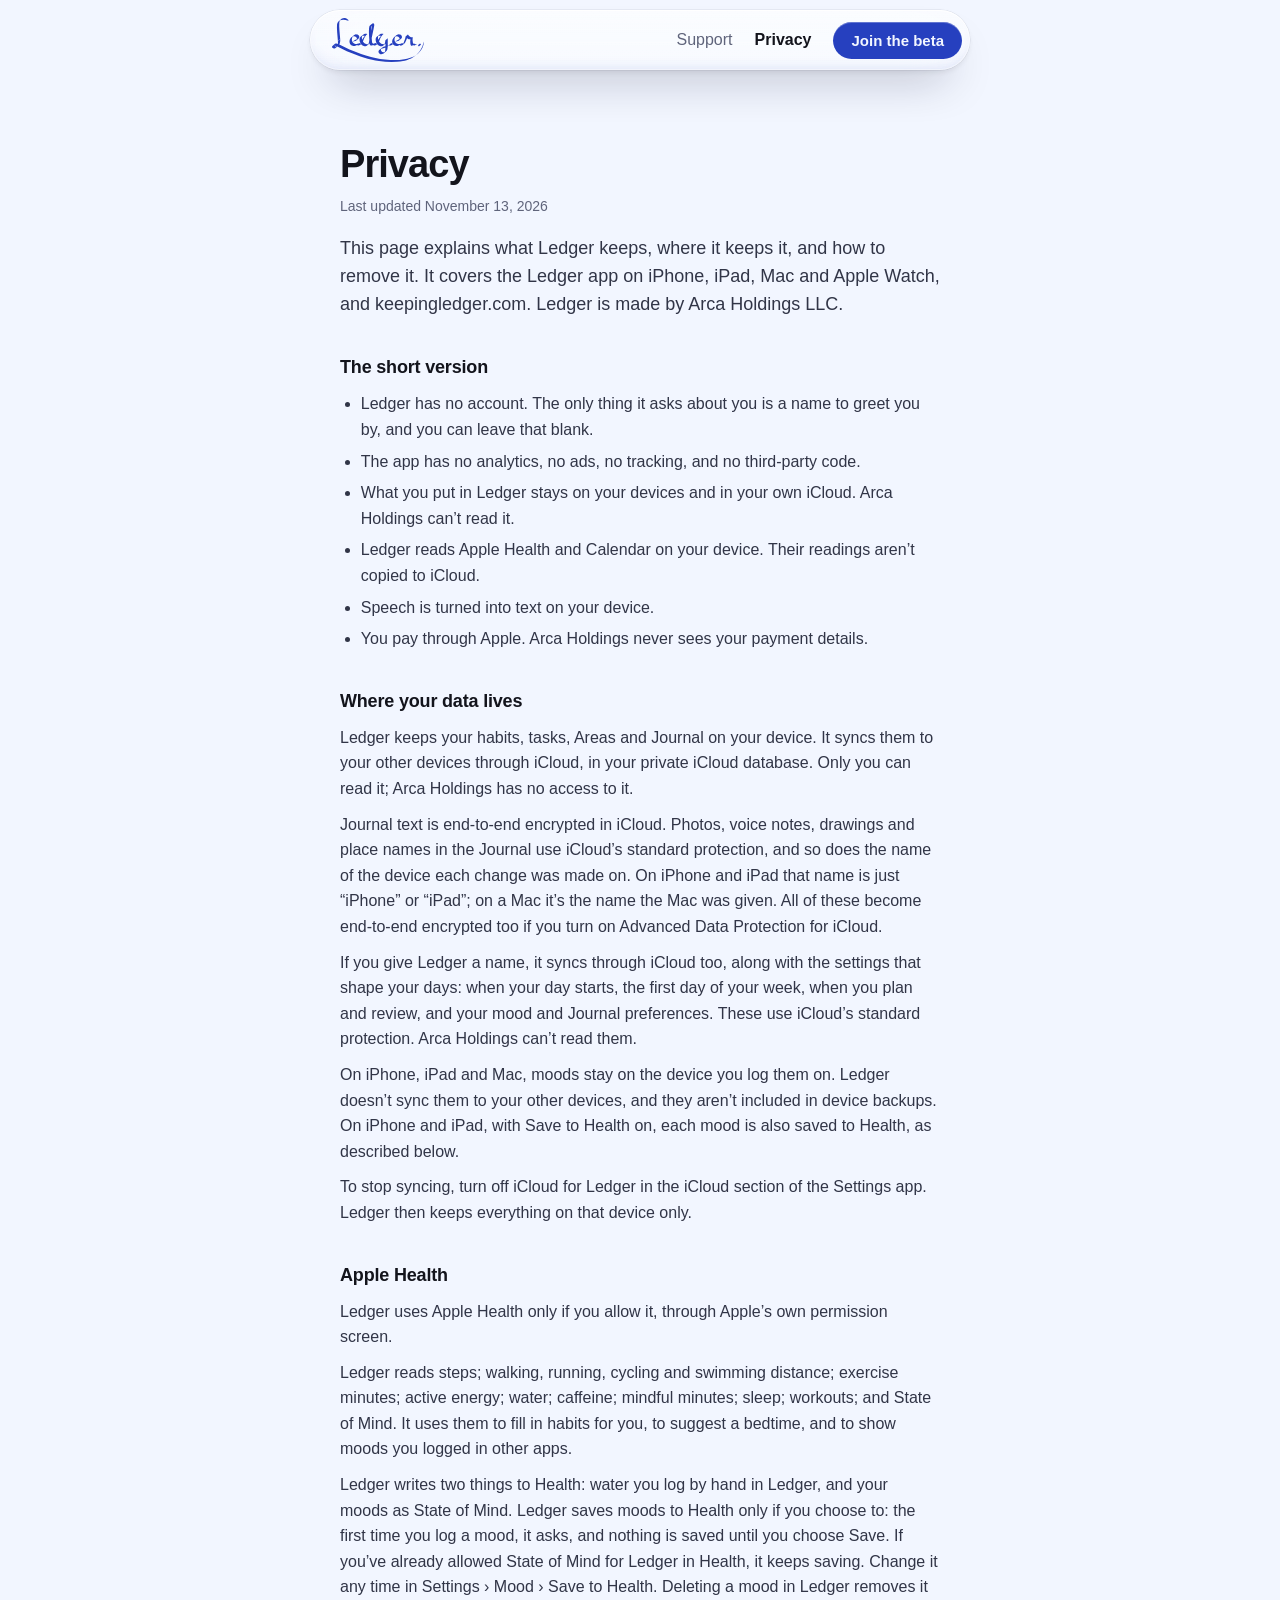
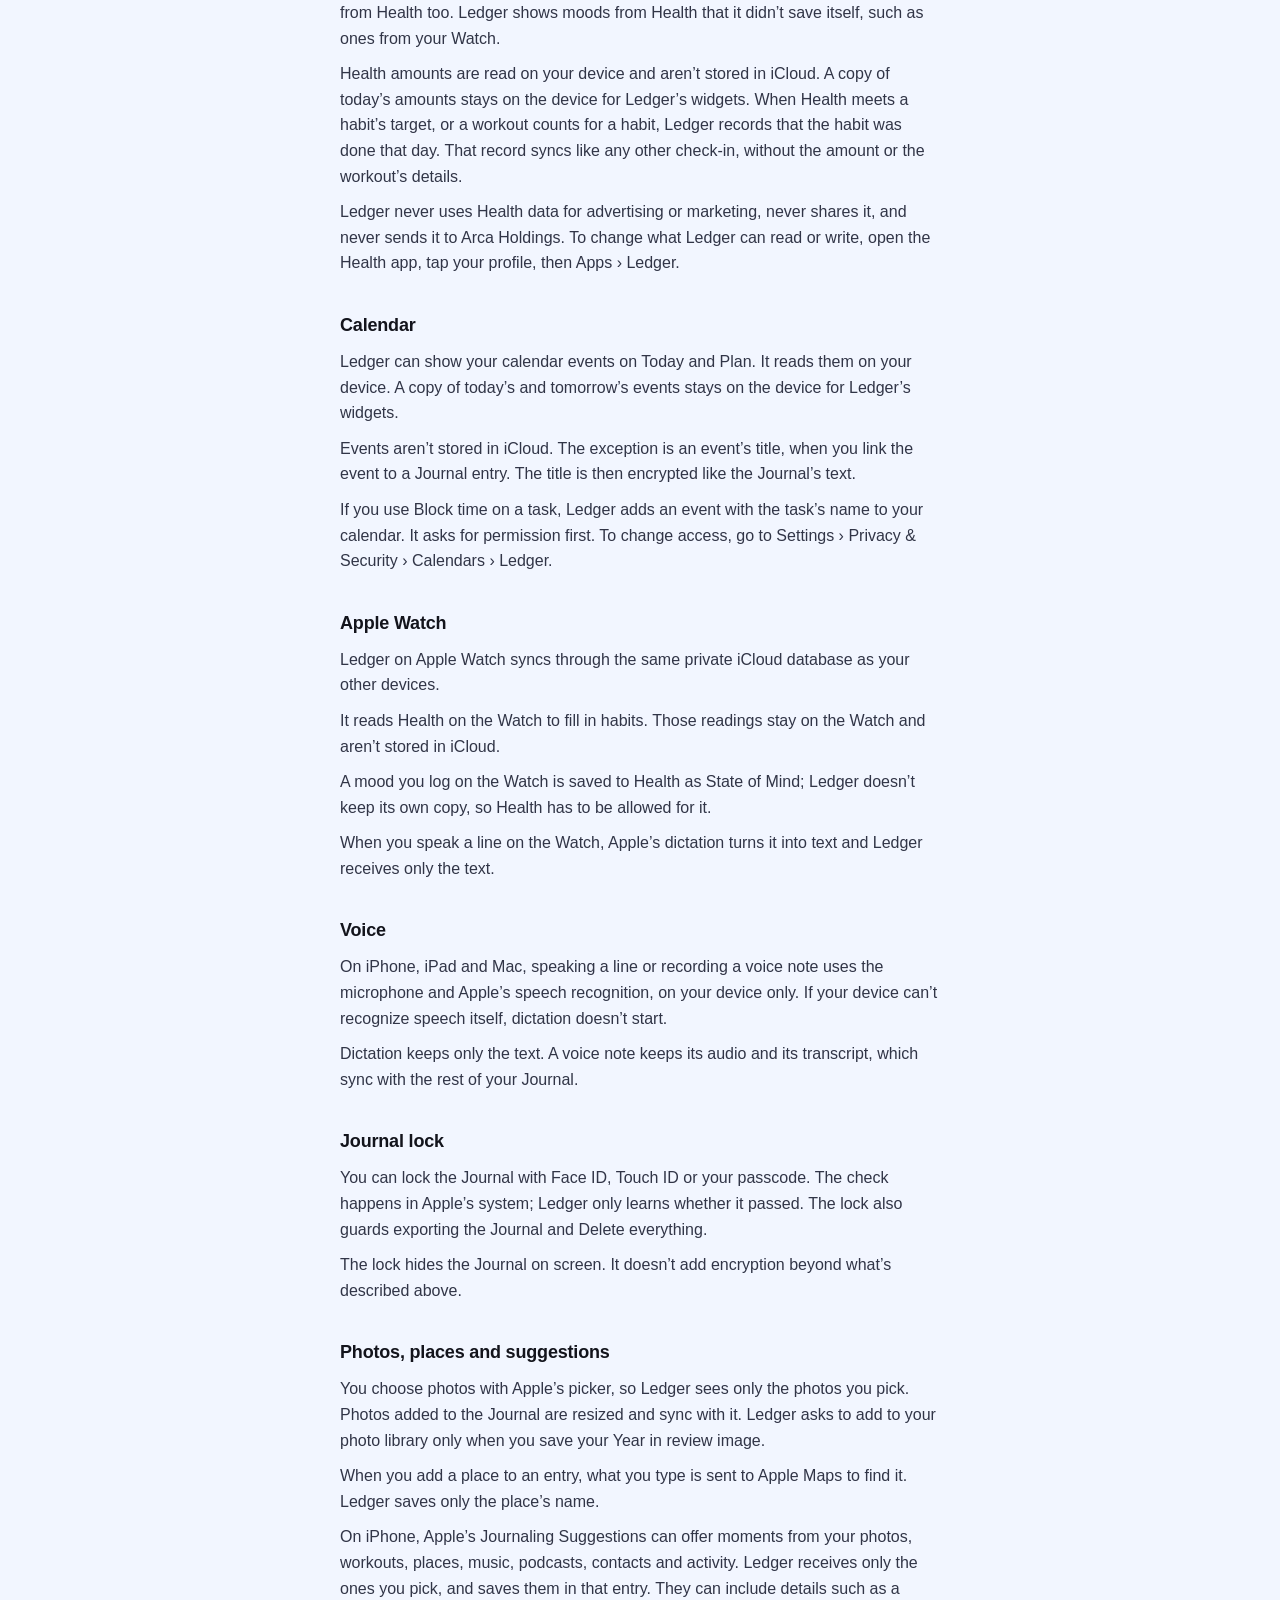
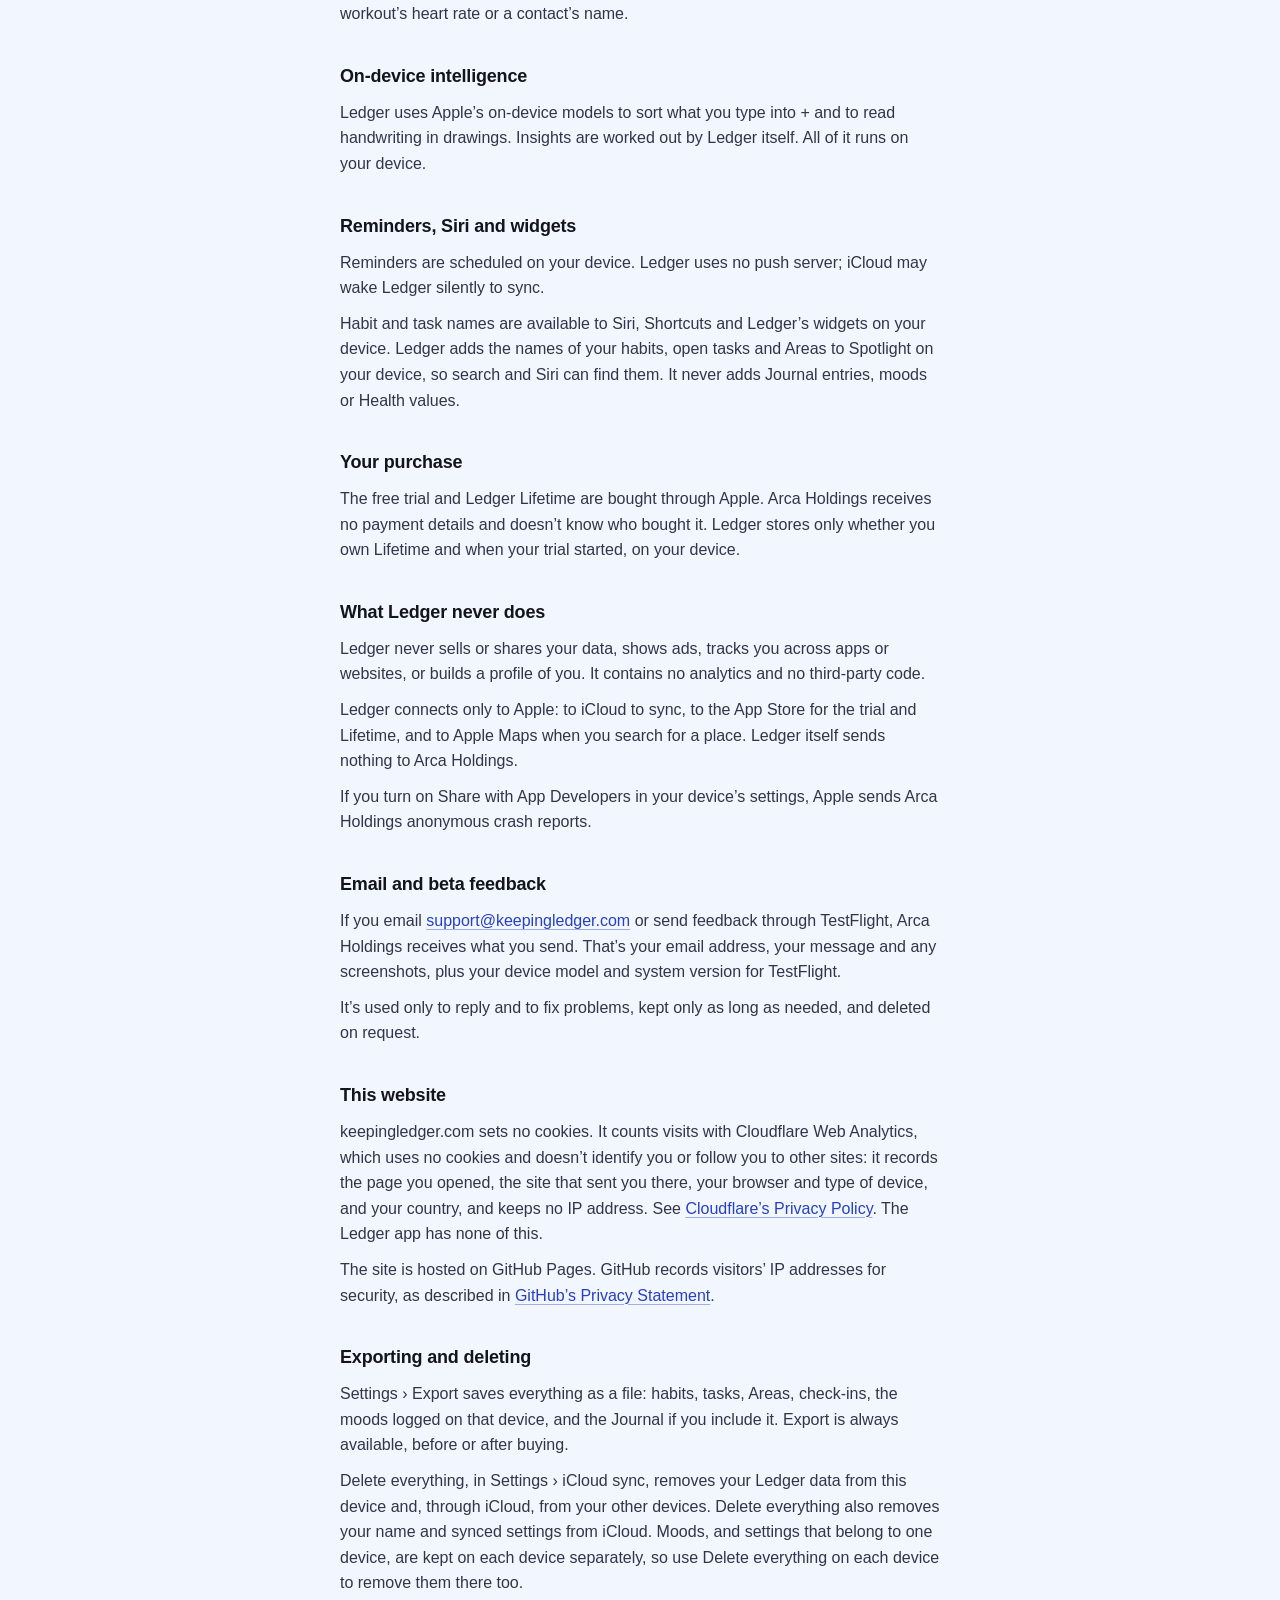
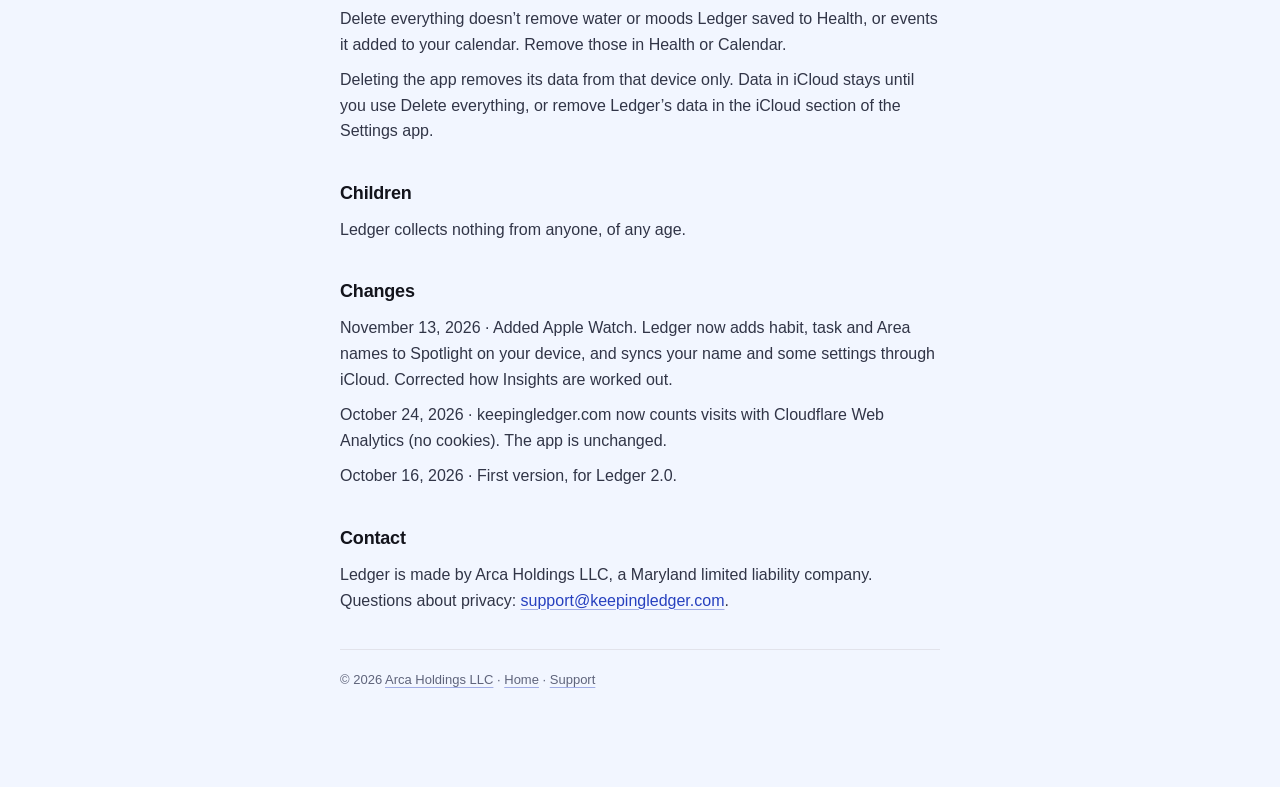
<file: docs/privacy.html>
<!doctype html>
<html lang="en">
<head>
<meta name="robots" content="noindex, nofollow">
<meta charset="utf-8">
<meta name="viewport" content="width=device-width, initial-scale=1">
<title>Privacy · Ledger</title>
<meta name="description" content="What Ledger keeps, where it keeps it, and how to remove it.">
<meta name="color-scheme" content="light">
<meta name="theme-color" content="#F2F6FF">
<link rel="canonical" href="https://keepingledger.com/privacy">
<link rel="icon" type="image/png" href="images/favicon.png?v=72220847">
<link rel="apple-touch-icon" href="images/apple-touch-icon.png?v=0d4a0fda">
<link rel="stylesheet" href="styles.css?v=7dc388e3">
<link rel="stylesheet" href="bar.css?v=a76049f8">
</head>
<body>
<header class="top">
<a class="brand" href="./"><img src="images/wordmark.svg?v=147870ab" alt="Ledger" width="132" height="63"></a>
<nav aria-label="Pages"><a href="support">Support</a><a href="privacy" aria-current="page">Privacy</a></nav>
<a class="get" data-when="beta" href="https://testflight.apple.com/join/m8k2vuhh">Join the beta</a><a class="get" data-when="launch" href="#" data-launch="App Store link">Download app</a>
</header>
<main>

<header class="page-header">
<h1>Privacy</h1>
<p class="updated">Last updated November 13, 2026</p>
<p class="lede">This page explains what Ledger keeps, where it keeps it, and how to remove it. It covers the Ledger app on iPhone, iPad, Mac and Apple Watch, and keepingledger.com. Ledger is made by Arca Holdings LLC.</p>
</header>

<section>
<h2>The short version</h2>
<ul>
<li>Ledger has no account. The only thing it asks about you is a name to greet you by, and you can leave that blank.</li>
<li>The app has no analytics, no ads, no tracking, and no third-party code.</li>
<li>What you put in Ledger stays on your devices and in your own iCloud. Arca Holdings can’t read it.</li>
<li>Ledger reads Apple Health and Calendar on your device. Their readings aren’t copied to iCloud.</li>
<li>Speech is turned into text on your device.</li>
<li>You pay through Apple. Arca Holdings never sees your payment details.</li>
</ul>
</section>

<section>
<h2>Where your data lives</h2>
<p>Ledger keeps your habits, tasks, Areas and Journal on your device. It syncs them to your other devices through iCloud, in your private iCloud database. Only you can read it; Arca Holdings has no access to it.</p>
<p>Journal text is end-to-end encrypted in iCloud. Photos, voice notes, drawings and place names in the Journal use iCloud’s standard protection, and so does the name of the device each change was made on. On iPhone and iPad that name is just “iPhone” or “iPad”; on a Mac it’s the name the Mac was given. All of these become end-to-end encrypted too if you turn on Advanced Data Protection for iCloud.</p>
<p>If you give Ledger a name, it syncs through iCloud too, along with the settings that shape your days: when your day starts, the first day of your week, when you plan and review, and your mood and Journal preferences. These use iCloud’s standard protection. Arca Holdings can’t read them.</p>
<p>On iPhone, iPad and Mac, moods stay on the device you log them on. Ledger doesn’t sync them to your other devices, and they aren’t included in device backups. On iPhone and iPad, with Save to Health on, each mood is also saved to Health, as described below.</p>
<p>To stop syncing, turn off iCloud for Ledger in the iCloud section of the Settings app. Ledger then keeps everything on that device only.</p>
</section>

<section>
<h2>Apple Health</h2>
<p>Ledger uses Apple Health only if you allow it, through Apple’s own permission screen.</p>
<p>Ledger reads steps; walking, running, cycling and swimming distance; exercise minutes; active energy; water; caffeine; mindful minutes; sleep; workouts; and State of Mind. It uses them to fill in habits for you, to suggest a bedtime, and to show moods you logged in other apps.</p>
<p>Ledger writes two things to Health: water you log by hand in Ledger, and your moods as State of Mind. Ledger saves moods to Health only if you choose to: the first time you log a mood, it asks, and nothing is saved until you choose Save. If you’ve already allowed State of Mind for Ledger in Health, it keeps saving. Change it any time in Settings › Mood › Save to Health. Deleting a mood in Ledger removes it from Health too. Ledger shows moods from Health that it didn’t save itself, such as ones from your Watch.</p>
<p>Health amounts are read on your device and aren’t stored in iCloud. A copy of today’s amounts stays on the device for Ledger’s widgets. When Health meets a habit’s target, or a workout counts for a habit, Ledger records that the habit was done that day. That record syncs like any other check-in, without the amount or the workout’s details.</p>
<p>Ledger never uses Health data for advertising or marketing, never shares it, and never sends it to Arca Holdings. To change what Ledger can read or write, open the Health app, tap your profile, then Apps › Ledger.</p>
</section>

<section>
<h2>Calendar</h2>
<p>Ledger can show your calendar events on Today and Plan. It reads them on your device. A copy of today’s and tomorrow’s events stays on the device for Ledger’s widgets.</p>
<p>Events aren’t stored in iCloud. The exception is an event’s title, when you link the event to a Journal entry. The title is then encrypted like the Journal’s text.</p>
<p>If you use Block time on a task, Ledger adds an event with the task’s name to your calendar. It asks for permission first. To change access, go to Settings › Privacy &amp; Security › Calendars › Ledger.</p>
</section>

<section>
<h2>Apple Watch</h2>
<p>Ledger on Apple Watch syncs through the same private iCloud database as your other devices.</p>
<p>It reads Health on the Watch to fill in habits. Those readings stay on the Watch and aren’t stored in iCloud.</p>
<p>A mood you log on the Watch is saved to Health as State of Mind; Ledger doesn’t keep its own copy, so Health has to be allowed for it.</p>
<p>When you speak a line on the Watch, Apple’s dictation turns it into text and Ledger receives only the text.</p>
</section>

<section>
<h2>Voice</h2>
<p>On iPhone, iPad and Mac, speaking a line or recording a voice note uses the microphone and Apple’s speech recognition, on your device only. If your device can’t recognize speech itself, dictation doesn’t start.</p>
<p>Dictation keeps only the text. A voice note keeps its audio and its transcript, which sync with the rest of your Journal.</p>
</section>

<section>
<h2>Journal lock</h2>
<p>You can lock the Journal with Face ID, Touch ID or your passcode. The check happens in Apple’s system; Ledger only learns whether it passed. The lock also guards exporting the Journal and Delete everything.</p>
<p>The lock hides the Journal on screen. It doesn’t add encryption beyond what’s described above.</p>
</section>

<section>
<h2>Photos, places and suggestions</h2>
<p>You choose photos with Apple’s picker, so Ledger sees only the photos you pick. Photos added to the Journal are resized and sync with it. Ledger asks to add to your photo library only when you save your Year in review image.</p>
<p>When you add a place to an entry, what you type is sent to Apple Maps to find it. Ledger saves only the place’s name.</p>
<p>On iPhone, Apple’s Journaling Suggestions can offer moments from your photos, workouts, places, music, podcasts, contacts and activity. Ledger receives only the ones you pick, and saves them in that entry. They can include details such as a workout’s heart rate or a contact’s name.</p>
</section>

<section>
<h2>On-device intelligence</h2>
<p>Ledger uses Apple’s on-device models to sort what you type into + and to read handwriting in drawings. Insights are worked out by Ledger itself. All of it runs on your device.</p>
</section>

<section>
<h2>Reminders, Siri and widgets</h2>
<p>Reminders are scheduled on your device. Ledger uses no push server; iCloud may wake Ledger silently to sync.</p>
<p>Habit and task names are available to Siri, Shortcuts and Ledger’s widgets on your device. Ledger adds the names of your habits, open tasks and Areas to Spotlight on your device, so search and Siri can find them. It never adds Journal entries, moods or Health values.</p>
</section>

<section>
<h2>Your purchase</h2>
<p>The free trial and Ledger Lifetime are bought through Apple. Arca Holdings receives no payment details and doesn’t know who bought it. Ledger stores only whether you own Lifetime and when your trial started, on your device.</p>
</section>

<section>
<h2>What Ledger never does</h2>
<p>Ledger never sells or shares your data, shows ads, tracks you across apps or websites, or builds a profile of you. It contains no analytics and no third-party code.</p>
<p>Ledger connects only to Apple: to iCloud to sync, to the App Store for the trial and Lifetime, and to Apple Maps when you search for a place. Ledger itself sends nothing to Arca Holdings.</p>
<p>If you turn on Share with App Developers in your device’s settings, Apple sends Arca Holdings anonymous crash reports.</p>
</section>

<section>
<h2>Email and beta feedback</h2>
<p>If you email <a href="mailto:support@keepingledger.com">support@keepingledger.com</a> or send feedback through TestFlight, Arca Holdings receives what you send. That’s your email address, your message and any screenshots, plus your device model and system version for TestFlight.</p>
<p>It’s used only to reply and to fix problems, kept only as long as needed, and deleted on request.</p>
</section>

<section>
<h2>This website</h2>
<p>keepingledger.com sets no cookies. It counts visits with Cloudflare Web Analytics, which uses no cookies and doesn’t identify you or follow you to other sites: it records the page you opened, the site that sent you there, your browser and type of device, and your country, and keeps no IP address. See <a href="https://www.cloudflare.com/privacypolicy/">Cloudflare’s Privacy Policy</a>. The Ledger app has none of this.</p>
<p>The site is hosted on GitHub Pages. GitHub records visitors’ IP addresses for security, as described in <a href="https://docs.github.com/en/site-policy/privacy-policies/github-general-privacy-statement">GitHub’s Privacy Statement</a>.</p>
</section>

<section>
<h2>Exporting and deleting</h2>
<p>Settings › Export saves everything as a file: habits, tasks, Areas, check-ins, the moods logged on that device, and the Journal if you include it. Export is always available, before or after buying.</p>
<p>Delete everything, in Settings › iCloud sync, removes your Ledger data from this device and, through iCloud, from your other devices. Delete everything also removes your name and synced settings from iCloud. Moods, and settings that belong to one device, are kept on each device separately, so use Delete everything on each device to remove them there too.</p>
<p>Delete everything doesn’t remove water or moods Ledger saved to Health, or events it added to your calendar. Remove those in Health or Calendar.</p>
<p>Deleting the app removes its data from that device only. Data in iCloud stays until you use Delete everything, or remove Ledger’s data in the iCloud section of the Settings app.</p>
</section>

<section>
<h2>Children</h2>
<p>Ledger collects nothing from anyone, of any age.</p>
</section>

<section>
<h2>Changes</h2>
<p>November 13, 2026 · Added Apple Watch. Ledger now adds habit, task and Area names to Spotlight on your device, and syncs your name and some settings through iCloud. Corrected how Insights are worked out.</p>
<p>October 24, 2026 · keepingledger.com now counts visits with Cloudflare Web Analytics (no cookies). The app is unchanged.</p>
<p>October 16, 2026 · First version, for Ledger 2.0.</p>
</section>

<section>
<h2>Contact</h2>
<p>Ledger is made by Arca Holdings LLC, a Maryland limited liability company. Questions about privacy: <a href="mailto:support@keepingledger.com">support@keepingledger.com</a>.</p>
</section>

<footer class="site-footer">
<p>© 2026 <a href="https://arcaholdingsllc.com">Arca Holdings LLC</a> · <a href="./">Home</a> · <a href="support">Support</a></p>
</footer>

</main>

</body>
</html>
</file>
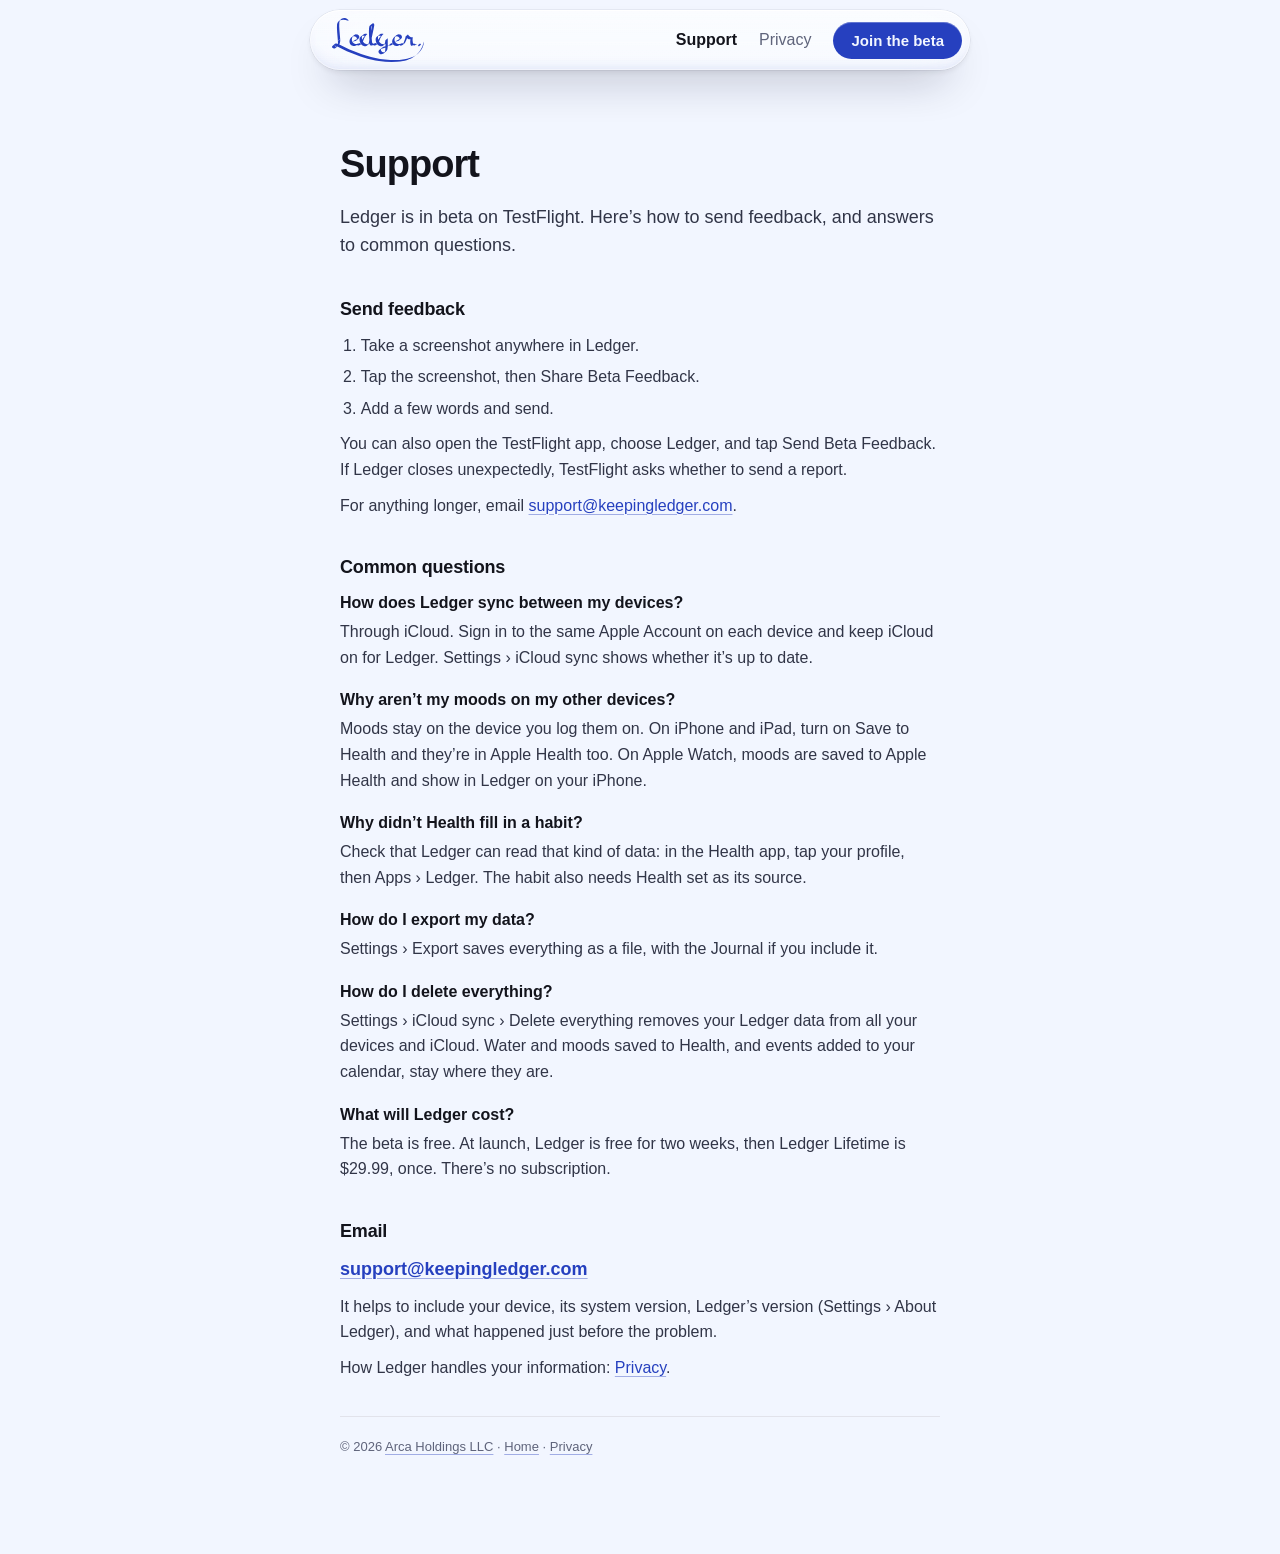
<file: docs/support.html>
<!doctype html>
<html lang="en">
<head>
<meta name="robots" content="noindex, nofollow">
<meta charset="utf-8">
<meta name="viewport" content="width=device-width, initial-scale=1">
<title>Support · Ledger</title>
<meta name="description" content="Help with Ledger: answers to common questions, and how to reach us.">
<meta name="color-scheme" content="light">
<meta name="theme-color" content="#F2F6FF">
<link rel="canonical" href="https://keepingledger.com/support">
<link rel="icon" type="image/png" href="images/favicon.png?v=72220847">
<link rel="apple-touch-icon" href="images/apple-touch-icon.png?v=0d4a0fda">
<link rel="stylesheet" href="styles.css?v=7dc388e3">
<link rel="stylesheet" href="bar.css?v=a76049f8">
</head>
<body>
<header class="top">
<a class="brand" href="./"><img src="images/wordmark.svg?v=147870ab" alt="Ledger" width="132" height="63"></a>
<nav aria-label="Pages"><a href="support" aria-current="page">Support</a><a href="privacy">Privacy</a></nav>
<a class="get" data-when="beta" href="https://testflight.apple.com/join/m8k2vuhh">Join the beta</a><a class="get" data-when="launch" href="#" data-launch="App Store link">Download app</a>
</header>
<main>

<header class="page-header">
<h1>Support</h1>
<p class="lede" data-when="beta">Ledger is in beta on TestFlight. Here’s how to send feedback, and answers to common questions.</p>
<p class="lede" data-when="launch">Answers to common questions, and how to reach us.</p>
</header>

<section data-when="beta">
<h2>Send feedback</h2>
<ol>
<li>Take a screenshot anywhere in Ledger.</li>
<li>Tap the screenshot, then Share Beta Feedback.</li>
<li>Add a few words and send.</li>
</ol>
<p>You can also open the TestFlight app, choose Ledger, and tap Send Beta Feedback. If Ledger closes unexpectedly, TestFlight asks whether to send a report.</p>
<p>For anything longer, email <a href="mailto:support@keepingledger.com">support@keepingledger.com</a>.</p>
</section>

<section>
<h2>Common questions</h2>
<div class="faq">
<div class="qa"><h3>How does Ledger sync between my devices?</h3><p>Through iCloud. Sign in to the same Apple Account on each device and keep iCloud on for Ledger. Settings › iCloud sync shows whether it’s up to date.</p></div>
<div class="qa"><h3>Why aren’t my moods on my other devices?</h3><p>Moods stay on the device you log them on. On iPhone and iPad, turn on Save to Health and they’re in Apple Health too. On Apple Watch, moods are saved to Apple Health and show in Ledger on your iPhone.</p></div>
<div class="qa"><h3>Why didn’t Health fill in a habit?</h3><p>Check that Ledger can read that kind of data: in the Health app, tap your profile, then Apps › Ledger. The habit also needs Health set as its source.</p></div>
<div class="qa"><h3>How do I export my data?</h3><p>Settings › Export saves everything as a file, with the Journal if you include it.</p></div>
<div class="qa"><h3>How do I delete everything?</h3><p>Settings › iCloud sync › Delete everything removes your Ledger data from all your devices and iCloud. Water and moods saved to Health, and events added to your calendar, stay where they are.</p></div>
<div class="qa" data-when="beta"><h3>What will Ledger cost?</h3><p>The beta is free. At launch, Ledger is free for two weeks, then Ledger Lifetime is $29.99, once. There’s no subscription.</p></div>
<div class="qa" data-when="launch"><h3>What does Ledger cost?</h3><p>Ledger is free for two weeks with everything on. After that, Ledger Lifetime is $29.99, once, for iPhone, iPad, Mac and Apple Watch. There’s no subscription.</p></div>
<div class="qa" data-when="launch"><h3>Do I have to cancel the trial?</h3><p>No. Nothing is charged when the two weeks end. Ledger becomes read-only until you unlock it: every page is still there, and you can still export.</p></div>
<div class="qa" data-when="launch"><h3>I bought Ledger. How do I unlock it on another device?</h3><p>Sign in with the same Apple Account on that device. Ledger checks when it opens and unlocks by itself. If it doesn’t, choose Restore purchase in Ledger’s Settings.</p></div>
<div class="qa" data-when="launch"><h3>How do I get a refund?</h3><p>Purchases are handled by Apple. Ask at <a href="https://reportaproblem.apple.com">reportaproblem.apple.com</a>.</p></div>
</div>
</section>

<section>
<h2>Email</h2>
<p class="email"><a href="mailto:support@keepingledger.com">support@keepingledger.com</a></p>
<p>It helps to include your device, its system version, Ledger’s version (Settings › About Ledger), and what happened just before the problem.</p>
<p>How Ledger handles your information: <a href="privacy">Privacy</a>.</p>
</section>

<footer class="site-footer">
<p>© 2026 <a href="https://arcaholdingsllc.com">Arca Holdings LLC</a> · <a href="./">Home</a> · <a href="privacy">Privacy</a></p>
</footer>

</main>

</body>
</html>
</file>
<file: docs/home.css>
/* keepingledger.com home. The live day page uses Ledger 2.0's own tokens; Inter is self-hosted for devices without SF. */
@font-face { font-family: "Inter"; font-style: normal; font-weight: 400 700; font-display: swap; src: url(fonts/inter-latin-ext.woff2) format("woff2");
  unicode-range: U+0100-02BA, U+02BD-02C5, U+02C7-02CC, U+02CE-02D7, U+02DD-02FF, U+0304, U+0308, U+0329, U+1D00-1DBF, U+1E00-1E9F, U+1EF2-1EFF, U+2020, U+20A0-20AB, U+20AD-20C4, U+2113, U+2C60-2C7F, U+A720-A7FF; }
@font-face { font-family: "Inter"; font-style: normal; font-weight: 400 700; font-display: swap; src: url(fonts/inter-latin.woff2) format("woff2");
  unicode-range: U+0000-00FF, U+0131, U+0152-0153, U+02BB-02BC, U+02C6, U+02DA, U+02DC, U+0304, U+0308, U+0329, U+2000-206F, U+20AC, U+2122, U+2191, U+2193, U+2212, U+2215, U+FEFF, U+FFFD; }

/* Two layers: the website around the hero (keepingledger.com's tokens), and the app's Today page inside the phone
   (Ledger 2.0's own tokens, from LedgerColors.xcassets). 1 CSS px = 1 iOS point inside the phone. */
:root {
  --bg: #FFFFFF; --text: #13141C; --body: #313547; --muted: #5F647B; --rule: #E2E3EB; --accent: #2640BF; --on-accent: #FFFFFF; 

  --a-page: #F0F1F6; --a-card: #F8F8FB; --a-label: #03040D; --a-label2: #5F647B; --a-label3: #ABAEBE; --a-label4: #D4D6E0;
  --a-sep: #E1E1E5; --a-accent: #2640BF; --a-on-accent: #F2F6FF; --a-acc-cont: #E6EEFF; --a-on-acc-cont: #16237A;
  --a-due-bg: #FDF1D1; --a-due-fg: #654200; --a-cal: #FF2D55;
  --fern: #5D8840; --fern-p: #889C78; --berry: #BB5D8A; --berry-p: #B9889D; --iris: #5D79C5; --iris-p: #8C94BB; --jade: #008E67;
  --glass: rgba(246, 247, 251, 0.78); --glass-rim: rgba(20, 22, 40, 0.14); --glass-shadow: 0 6px 22px rgba(10, 14, 40, 0.10);
  --bezel: #17181D; --bezel-rim: rgba(0, 0, 0, 0.0);

  --sf: -apple-system, BlinkMacSystemFont, "Inter", "Segoe UI", Roboto, sans-serif;
  --ny: ui-serif, "New York", "Iowan Old Style", Georgia, serif;
  --smooth: cubic-bezier(.32, .72, 0, 1);
  --snappy: cubic-bezier(.25, 1, .5, 1);
}



* { box-sizing: border-box; }
body { margin: 0; background: var(--bg); color: var(--text); font-family: var(--sf); -webkit-font-smoothing: antialiased; padding-inline: 16px; padding-block: 0 72px; }
a { color: var(--accent); }
a:focus-visible, button:focus-visible { outline: 2px solid var(--accent); outline-offset: 3px; border-radius: 6px; }

/* ---------- The website around it ---------- */
.site { max-width: 1120px; margin-inline: auto; }
.top { display: flex; justify-content: space-between; align-items: center; gap: 16px; padding-block: 22px; }
.brand { display: inline-flex; align-items: center; gap: 10px; color: var(--text); text-decoration: none; font-weight: 700; font-size: 17px; letter-spacing: -0.01em; }
.brand img { width: 32px; height: 32px; }
.top nav { display: flex; gap: 22px; font-size: 15px; font-weight: 500; }
.top nav a { color: var(--muted); text-decoration: none; }
.top nav a:hover { color: var(--accent); }

.hero { display: grid; grid-template-columns: minmax(0, 1fr) minmax(0, 430px); gap: 40px 72px; align-items: center; padding-block: clamp(20px, 5vw, 56px) 8px; }
.pitch { display: flex; flex-direction: column; gap: 18px; max-width: 30rem; }
.pitch .kicker { margin: 0; font-size: 15px; font-weight: 600; letter-spacing: 0.01em; color: var(--accent); }
.pitch h1 { margin: 0; font-size: clamp(40px, 5.4vw, 64px); line-height: 1.02; letter-spacing: -0.035em; font-weight: 700; text-wrap: balance; }
.pitch .lede { margin: 0; font-size: clamp(18px, 1.6vw, 21px); line-height: 1.5; color: var(--body); }
.pitch .devices { margin: 0; font-size: 15px; color: var(--muted); }
.cta { display: flex; flex-wrap: wrap; align-items: center; gap: 12px 16px; margin-top: 6px; }
.btn { display: inline-flex; align-items: center; gap: 8px; background: var(--accent); color: var(--on-accent); border: 0; border-radius: 999px; padding: 13px 22px; font: 600 16px/1 var(--sf); text-decoration: none; cursor: pointer; }
.cta small { font-size: 14px; color: var(--muted); }

.stage { width: 100%; display: flex; flex-direction: column; align-items: center; gap: 14px; }
.device-wrap { position: relative; }
.try { margin: 0; font-size: 14px; color: var(--muted); text-align: center; max-width: 24rem; }
.again { background: none; border: 0; color: var(--accent); font: 500 14px/1 var(--sf); cursor: pointer; padding: 6px 8px; }

@media (max-width: 900px) {
  .hero { grid-template-columns: minmax(0, 1fr); justify-items: center; text-align: left; }
  .pitch { max-width: 36rem; justify-self: stretch; }
}

/* ---------- The phone ---------- */
/* Apple's iPhone 18 Pro bezel (Apple Design Resources, Product Bezels) laid over the screen. The PNG's screen hole is
   1206 x 2622 at (72, 69) in a 1350 x 2760 image: 402 x 874 pt at (24, 23) in a 450 x 920 pt phone. The island is part
   of the PNG, so no island is drawn. Apple's marketing guidelines: use the bezel as is (no shadow, reflection, tilt,
   crop or animation), nothing on top of it or overlapping it, full signal/Wi-Fi/battery in the status bar. */
.device { position: absolute; top: 0; left: 0; width: 450px; height: 920px; transform-origin: 0 0; }
.device::after, .mini::after, .days-phone::after { content: ""; position: absolute; inset: 0; background: url(images/devices/iphone.png) 0 0 / 100% 100% no-repeat; pointer-events: none; z-index: 20; }
.screen { position: absolute; left: 24px; top: 23px; width: 402px; height: 874px; border-radius: 60px; overflow: hidden; background: var(--a-page); color: var(--a-label); font-family: var(--sf); isolation: isolate; }
.island { display: none; }
.sbar { position: absolute; inset: 0 0 auto 0; height: 54px; z-index: 5; display: flex; justify-content: space-between; align-items: center; padding: 6px 34px 0 52px; background: linear-gradient(var(--a-page) 60%, transparent); pointer-events: none; }
.sbar .clock { font-size: 17px; font-weight: 600; letter-spacing: -0.02em; }
.sbar .icons { display: flex; gap: 6px; align-items: center; color: var(--a-label); }
.scroll { position: absolute; inset: 0; overflow-y: auto; overscroll-behavior: contain; scrollbar-width: none; padding-bottom: 112px; }
.scroll::-webkit-scrollbar { display: none; }

/* Header */
.head { padding: 62px 28px 0; }
.greet { font-size: 17px; line-height: 1.2; font-weight: 600; letter-spacing: -0.025em; color: var(--a-accent); }
.titlerow { display: flex; justify-content: space-between; align-items: center; height: 44px; margin-top: 16px; }
.titlerow h2 { margin: 0; font-size: 34px; line-height: 1.2; font-weight: 700; letter-spacing: 0.012em; display: flex; align-items: center; gap: 10px; }
.titlerow .chev { flex: none; margin-top: 3px; color: var(--a-label2); }
.hctl { display: flex; gap: 8px; }
.glass { background: var(--glass); -webkit-backdrop-filter: blur(18px) saturate(1.6); backdrop-filter: blur(18px) saturate(1.6); box-shadow: inset 0 0 0 0.5px var(--glass-rim), var(--glass-shadow); }
.hctl .search { width: 48px; height: 44px; border-radius: 22px; display: grid; place-items: center; color: var(--a-label); }
.hctl .avatar { width: 44px; height: 44px; border-radius: 50%; display: grid; place-items: center; }
.hctl .avatar span { width: 32px; height: 32px; border-radius: 50%; background: var(--a-acc-cont); color: var(--a-on-acc-cont); display: grid; place-items: center; font-size: 15px; font-weight: 600; }
.status { margin-top: 8px; font-size: 15px; line-height: 1.2; letter-spacing: -0.015em; color: var(--a-label2); }
.week { display: grid; grid-template-columns: repeat(7, 1fr); margin-top: 16px; }
.day { display: flex; flex-direction: column; align-items: center; gap: 4px; }
.day .l { font-size: 11px; line-height: 1.2; font-weight: 600; letter-spacing: 0.005em; color: var(--a-label2); }
.day .n { width: 36px; height: 36px; border-radius: 50%; display: grid; place-items: center; font-size: 17px; letter-spacing: -0.025em; font-variant-numeric: tabular-nums; }
.day.sel .n { background: var(--a-accent); color: var(--a-on-accent); font-weight: 600; }
.day .bar { display: flex; height: 5px; }
.day .bar i { height: 5px; border-radius: 2.5px; transition: width 300ms var(--smooth); }
.seclabel { margin: 26px 0 10px 36px; font-size: 13px; line-height: 1.2; font-weight: 600; letter-spacing: -0.006em; color: var(--a-label2); }

/* The page card and its lines */
.card { margin: 0 16px; background: var(--a-card); border-radius: 26px; overflow: hidden; position: relative; }
.ln { position: relative; display: grid; grid-template-columns: 52px 44px minmax(0, 1fr) auto; align-items: baseline; align-content: center; min-height: 52px; padding: 8px 16px 8px 20px; background: var(--a-card); }
.ln::after { content: ""; position: absolute; left: 116px; right: 20px; bottom: 0; height: 1px; background: var(--a-sep); }
.ln.nosep::after { display: none; }
.strip { position: absolute; left: 8px; top: 3px; bottom: 3px; width: 4px; border-radius: 2px; background: var(--s); }
.tm { font-size: 13px; line-height: 1.2; letter-spacing: -0.006em; color: var(--a-label2); font-variant-numeric: tabular-nums; }
.tm small { display: block; font-size: 11px; line-height: 1.2; letter-spacing: 0.005em; }
.slot { line-height: 0; font-size: 17px; }
.ctl { position: relative; display: inline-block; width: 44px; height: 44px; vertical-align: -16px; padding: 0; margin: 0; border: 0; background: none; color: inherit; cursor: pointer; -webkit-tap-highlight-color: transparent; }
.ctl.static { cursor: default; }
.ctl svg { position: absolute; top: 50%; left: 50%; width: 26px; height: 26px; margin: -13px 0 0 -13px; overflow: visible; }
.compact .ctl { height: 28px; vertical-align: -8px; }
.ctl .dash { position: absolute; top: 50%; left: 50%; transform: translate(-50%, -54%); font-size: 17px; line-height: 1; color: var(--a-label3); }
.tt { margin-left: 4px; min-width: 0; }
.ti { display: block; font-size: 17px; line-height: 1.2; letter-spacing: -0.025em; color: var(--a-label2); white-space: nowrap; overflow: hidden; text-overflow: ellipsis; }
.ink .ti { color: var(--a-label); font-weight: 500; }
.note .ti { font-family: var(--ny); color: var(--a-label); letter-spacing: 0; }
.sub { display: flex; align-items: center; gap: 5px; margin-top: 2px; font-size: 13px; line-height: 1.2; letter-spacing: -0.006em; color: var(--a-label2); white-space: nowrap; overflow: hidden; }
.sub svg { flex: none; width: 13px; height: 13px; color: var(--m); }
.compact .sub { display: none; }
.acc { margin-left: 8px; }
.chip { display: inline-flex; align-items: center; height: 30px; padding: 0 12px; border-radius: 15px; border: 0; background: color-mix(in srgb, var(--m) 14%, transparent); color: var(--m); font: 600 15px/1 var(--sf); letter-spacing: -0.015em; cursor: pointer; -webkit-tap-highlight-color: transparent; }
.chip.pulse { animation: pulse 350ms var(--smooth); }
.due { display: inline-flex; align-items: center; gap: 4px; height: 22px; padding: 0 8px; border-radius: 11px; background: var(--a-due-bg); color: var(--a-due-fg); font-size: 12px; font-weight: 600; }
.now { position: relative; display: flex; align-items: center; gap: 8px; min-height: 52px; padding: 0 20px; background: var(--a-card); color: var(--a-accent); font-size: 13px; font-weight: 600; letter-spacing: -0.006em; white-space: nowrap; }
.now::after { content: ""; flex: 1; height: 1.5px; background: var(--a-accent); border-radius: 1px; }
.picker { padding: 4px 12px 12px; background: var(--a-card); }
.picker .faces { display: grid; grid-template-columns: repeat(7, 1fr); background: var(--a-acc-cont); border-radius: 18px; padding: 8px 6px; }
.picker button { height: 44px; border: 0; background: none; padding: 0; display: grid; place-items: center; cursor: pointer; color: var(--a-label2); border-radius: 12px; }
.picker button:hover { background: color-mix(in srgb, var(--a-accent) 8%, transparent); }
.picker .q { display: block; margin: 0 4px 6px; font-size: 13px; color: var(--a-on-acc-cont); }
.appear { animation: appear 350ms var(--smooth); }

/* Controls: one SVG with every layer; the state class shows the right ones. */
.ctl .pen { fill: none; stroke: var(--p); stroke-width: 1.8; stroke-dasharray: 3 2.6; opacity: 0; transition: opacity 180ms ease; }
.ctl .trk { fill: none; stroke: var(--p); stroke-opacity: 0.45; stroke-width: 2.4; opacity: 0; transition: opacity 180ms ease; }
.ctl .arc { fill: none; stroke: var(--m); stroke-width: 2.4; stroke-linecap: round; opacity: 0; transition: stroke-dasharray 350ms var(--smooth), opacity 180ms ease; }
.ctl .fil { fill: var(--m); transform-box: fill-box; transform-origin: center; transform: scale(0); opacity: 0; transition: transform 180ms ease, opacity 150ms ease; }
.ctl .chk { fill: none; stroke: #fff; stroke-width: 2.2; stroke-linecap: round; stroke-linejoin: round; stroke-dasharray: 1 1; stroke-dashoffset: 1; transition: stroke-dashoffset 300ms ease-out 70ms; }
.is-pen .pen { opacity: 1; }
.is-ring .trk, .is-ring .arc { opacity: 1; }
.is-ink .fil { transform: scale(1); opacity: 1; animation: ink 260ms var(--snappy); }
.is-ink .chk { stroke-dashoffset: 0; }
.no-anim *, .no-anim *::after { animation: none !important; transition: none !important; }

@keyframes ink { 0% { transform: scale(0); } 70% { transform: scale(1.04); } 100% { transform: scale(1); } }
@keyframes pulse { 0%, 100% { transform: scale(1); } 45% { transform: scale(1.07); } }
@keyframes appear { from { opacity: 0; transform: translateY(6px); } to { opacity: 1; transform: none; } }

/* Tab bar */
.tabbar { position: absolute; left: 16px; right: 16px; bottom: 21px; display: flex; gap: 8px; z-index: 5; pointer-events: none; }
.tabs { flex: 1; height: 62px; border-radius: 31px; display: grid; grid-template-columns: repeat(4, 1fr); align-items: center; padding: 0 4px; }
.tab { display: flex; flex-direction: column; align-items: center; gap: 2px; font-size: 10px; font-weight: 500; color: var(--a-label); height: 54px; justify-content: center; border-radius: 27px; }
.tab.on { color: var(--a-accent); background: color-mix(in srgb, var(--a-label) 7%, transparent); }
.plus { width: 62px; height: 62px; border-radius: 50%; display: grid; place-items: center; color: var(--a-label); }

@media (prefers-reduced-motion: reduce) {
  .ctl .fil, .ctl .arc, .ctl .chk { transition: opacity 200ms ease-in-out !important; }
  .is-ink .fil { animation: none; }
  .ctl .chk { stroke-dashoffset: 0; opacity: 0; } .is-ink .chk { opacity: 1; }
  .chip.pulse, .appear { animation: none; }
}

/* ---------- The rest of the home page ---------- */
:root { --tile: #F0F1F6; --tile-ink: #E4E6EE; --band: #0E1130; --band-text: #F2F3F8; --band-body: #C9CCDA; --band-muted: #9EA3BA; --band-accent: #9BB0F7; --band-rule: rgba(255, 255, 255, 0.12); --warm: #D97D21; --on-warm: #331709; --cal-work: #007AFF; }



.facts { list-style: none; margin: 40px 0 0; padding: 22px 0; border-block: 1px solid var(--rule); display: grid; grid-template-columns: repeat(5, minmax(0, 1fr)); gap: 16px 24px; }
.facts li { display: flex; align-items: center; gap: 10px; font-size: 15px; font-weight: 500; color: var(--text); line-height: 1.3; }
.facts svg { flex: none; width: 22px; height: 22px; color: var(--accent); }
@media (max-width: 900px) { .facts { grid-template-columns: repeat(2, minmax(0, 1fr)); } }

.sec { display: grid; grid-template-columns: minmax(0, 5fr) minmax(0, 7fr); gap: 40px 72px; align-items: center; padding-block: clamp(64px, 10vw, 128px) 0; }
.sec.flip { grid-template-columns: minmax(0, 7fr) minmax(0, 5fr); }
.sec.flip .copy { order: 2; }
.copy { display: flex; flex-direction: column; gap: 16px; max-width: 30rem; }
.copy h2 { margin: 0; font-size: clamp(30px, 3.6vw, 44px); line-height: 1.06; letter-spacing: -0.03em; font-weight: 700; text-wrap: balance; }
.copy p { margin: 0; font-size: 18px; line-height: 1.6; color: var(--body); }
.copy .more { font-size: 16px; }
.tile { position: relative; background: var(--tile); border-radius: 32px; padding: clamp(24px, 4vw, 52px); min-width: 0; overflow: hidden; }
.tile .cap { font-size: 13px; font-weight: 600; letter-spacing: 0.02em; color: var(--muted); margin: 0 0 14px; }
.replay { position: absolute; right: 16px; top: 14px; background: none; border: 0; color: var(--muted); font: 500 13px/1 var(--sf); cursor: pointer; padding: 6px; }
.replay:hover { color: var(--accent); }
@media (max-width: 900px) { .sec, .sec.flip { grid-template-columns: minmax(0, 1fr); } .sec.flip .copy { order: 0; } }

/* Screens: a drawn frame around a real Ledger Test screenshot, light or dark to match the reader */
.mini { --z: 0.6; zoom: var(--z); width: 450px; height: 920px; flex: none; position: relative; }
.mini img, .pad img { display: block; position: absolute; left: 5.3333%; top: 2.5%; width: 89.3333%; height: 95%; object-fit: cover; border-radius: 60px; background: var(--a-page); }
/* Apple's iPad Pro 13" (M5) bezel: screen hole 2064 x 2752 at (118, 124) in 2300 x 3000. */
.pad { --z: 0.42; zoom: var(--z); width: 1068px; height: 1393px; flex: none; position: relative; }
.pad img { left: 5.1304%; top: 4.1333%; width: 89.7391%; height: 91.7333%; border-radius: 28px; }
.ph { display: none; position: absolute; inset: 2.5% 5.3333%; border-radius: 60px; background: var(--a-page); color: var(--a-label2); place-items: center; text-align: center; padding: 60px; font-size: 30px; line-height: 1.35; }
.pad .ph { inset: 4.1333% 5.1304%; border-radius: 28px; font-size: 40px; }
.missing .ph { display: grid; }
.missing img { visibility: hidden; }
.mini img.dk, .pad img.dk { display: none; }



/* Two phones side by side, never overlapping (Apple: nothing on top of a product image). */
.pair { display: flex; flex-wrap: wrap; justify-content: center; align-items: center; gap: 20px; }
.pair .mini { --z: 0.46; }
.pair .crop { flex: 1 1 200px; width: auto; zoom: 1; }
@media (max-width: 600px) { .mini, .pair .mini { --z: 0.38; } .pad { --z: 0.2; } .pair { gap: 12px; } }

/* App crops at a little over actual size: the same line components as the hero */
.crop { zoom: 1.15; width: 100%; max-width: 420px; }
.crop .card { margin: 0; box-shadow: 0 20px 50px -24px rgba(10, 14, 40, 0.28); }
.crop.float { position: relative; z-index: 2; align-self: center; }
@media (max-width: 600px) { .crop { zoom: 1; } }

/* Never grades: one habit's month */
.month { background: var(--a-card); border-radius: 26px; padding: 18px 18px 16px; color: var(--a-label); box-shadow: 0 20px 50px -24px rgba(10, 14, 40, 0.28); }
.month .hd { display: flex; justify-content: space-between; align-items: baseline; margin-bottom: 4px; }
.month h3 { margin: 0; font-size: 17px; font-weight: 600; letter-spacing: -0.025em; }
.month .sub2 { font-size: 13px; color: var(--a-label2); display: flex; gap: 5px; align-items: center; }
.month .sub2 svg { width: 13px; height: 13px; color: var(--iris); }
.month .grid { display: grid; grid-template-columns: repeat(7, 1fr); gap: 6px 4px; margin-top: 14px; text-align: center; }
.month .grid .l { font-size: 11px; font-weight: 600; color: var(--a-label2); }
.month .grid .d { width: 30px; height: 30px; margin: 0 auto; border-radius: 50%; display: grid; place-items: center; font-size: 13px; font-variant-numeric: tabular-nums; color: var(--a-label2); }
.month .grid .d.on { background: var(--iris); color: #fff; font-weight: 600; }
.month .grid .d.today { box-shadow: inset 0 0 0 1.5px var(--a-label); color: var(--a-label); font-weight: 600; }
.month .grid .d.later { color: var(--a-label3); }
.month .sum { margin-top: 14px; font-size: 13px; color: var(--a-label2); }
.month .weeks { display: flex; gap: 6px; margin-top: 12px; }
.month .weeks span { font-size: 13px; padding: 6px 10px; border-radius: 10px; background: var(--a-page); color: var(--a-label2); }
.month .weeks b { color: var(--a-label); font-weight: 600; }

/* Graduation: the habit badge and Ledger's orange seal */
.badge-stage { display: grid; justify-items: center; gap: 18px; padding-block: 12px 28px; }
.badge-stage svg.badge { width: min(220px, 100%); height: auto; overflow: visible; }
.badge .mk { fill: none; stroke-width: 14; }
.badge .mk.faint { stroke: var(--a-label4); stroke-opacity: 0.5; }
.badge .mk.held { stroke: var(--fern); }
.badge .mk.gap { stroke: var(--a-label3); }
.badge .seal { transform-box: fill-box; transform-origin: center; transform: scale(0); opacity: 0; }
.badge.sealed .seal { transform: scale(1); opacity: 1; }
.badge.animate .seal { transition: transform 800ms linear(0, .101, .322, .568, .782, .94, 1.038, 1.084, 1.095, 1.083, 1.061, 1.038, 1.018, 1.004, .996, .992, .991, .992, .995, .997, 1), opacity 120ms ease; }
.grad-row { display: flex; align-items: center; justify-content: center; gap: 12px 24px; }
.grad-row .badge-stage { flex: 1 1 0; min-width: 0; }
.grad-row .mini { --z: 0.5; }
@media (max-width: 600px) { .grad-row { flex-wrap: wrap; } .grad-row .mini { --z: 0.42; } }
.badge-line { text-align: center; display: grid; gap: 4px; }
.badge-line b { font-size: 17px; font-weight: 600; letter-spacing: -0.02em; color: var(--a-label); }
.badge-line span { font-size: 14px; color: var(--a-label2); }

/* Health: bento of live lines */
.bento { display: grid; grid-template-columns: minmax(0, 1fr); gap: 16px; }
.bento .wide { grid-column: 1 / -1; }
.bento .tile { padding: 22px 22px 26px; }
.bento .crop { max-width: none; zoom: 1; }
.bento .card { box-shadow: none; }
.ln.two .sub { white-space: normal; align-items: flex-start; }
.ln.two .sub svg { margin-top: 1px; }

/* Privacy: the one dark band */
.band { background: var(--band); color: var(--band-text); margin-inline: calc(50% - 50vw); padding: clamp(64px, 9vw, 120px) 16px; margin-top: clamp(64px, 10vw, 128px); }
.band .sec { max-width: 1120px; margin-inline: auto; padding-block: 0; }
.band .copy p { color: var(--band-body); }
.band a { color: var(--band-accent); }
.label-card { background: rgba(255, 255, 255, 0.06); border: 1px solid var(--band-rule); border-radius: 28px; padding: 30px 32px; display: grid; gap: 12px; max-width: 440px; width: 100%; position: relative; z-index: 2; }
.label-card .k { font-size: 12px; font-weight: 600; letter-spacing: 0.06em; text-transform: uppercase; color: var(--band-muted); }
.label-card .row { display: flex; align-items: center; gap: 12px; }
.label-card .row svg { width: 42px; height: 42px; color: var(--band-accent); flex: none; }
.label-card b { font-size: 28px; letter-spacing: -0.025em; }
.label-card p { margin: 0; font-size: 15px; line-height: 1.5; color: var(--band-body); }
.priv-visual { display: flex; align-items: center; justify-content: center; gap: 0; }
.priv-visual .mini { margin-left: -40px; }
.plain { list-style: none; margin: 6px 0 0; padding: 0; display: grid; gap: 10px; }
.plain li { display: flex; gap: 10px; font-size: 16px; line-height: 1.5; color: var(--band-body); }
.plain li::before { content: ""; flex: none; width: 6px; height: 6px; border-radius: 50%; background: var(--band-accent); margin-top: 9px; }
@media (max-width: 600px) { .priv-visual { flex-direction: column; } .priv-visual .mini { margin: -30px 0 0; } }

/* Every device */
.devices-visual { display: flex; justify-content: center; align-items: flex-end; }
.devices-visual .pad { --z: 0.36; }
.devices-visual .mini { --z: 0.36; margin-left: -120px; margin-bottom: -24px; }
@media (max-width: 600px) { .devices-visual .pad { --z: 0.2; } .devices-visual .mini { --z: 0.2; margin-left: -50px; } }

/* Also in Ledger */
.also { padding-block: clamp(64px, 10vw, 128px) 0; }
.also h2 { margin: 0 0 28px; font-size: clamp(26px, 3vw, 34px); letter-spacing: -0.025em; }
.cards { list-style: none; margin: 0; padding: 0; display: grid; grid-template-columns: repeat(4, minmax(0, 1fr)); gap: 14px; }
.cards li { background: var(--tile); border-radius: 20px; padding: 20px; display: grid; gap: 8px; align-content: start; }
.cards svg { width: 26px; height: 26px; color: var(--accent); }
.cards b { font-size: 16px; letter-spacing: -0.01em; }
.cards span { font-size: 14px; line-height: 1.5; color: var(--body); }
@media (max-width: 900px) { .cards { grid-template-columns: repeat(2, minmax(0, 1fr)); } }
@media (max-width: 480px) { .cards { grid-template-columns: minmax(0, 1fr); } }

/* Price */
.price { background: var(--a-card); border-radius: 28px; padding: 30px 30px 26px; display: grid; gap: 14px; max-width: 420px; justify-self: center; width: 100%; box-shadow: 0 20px 50px -24px rgba(10, 14, 40, 0.28); color: var(--a-label); }
.price .k { font-size: 13px; font-weight: 600; color: var(--a-label2); }
.price .amt { display: flex; align-items: baseline; gap: 10px; }
.price .amt b { font-size: 56px; letter-spacing: -0.04em; line-height: 1; font-weight: 700; }
.price .amt span { font-size: 20px; color: var(--a-label2); }
.price ul { list-style: none; margin: 4px 0 0; padding: 0; display: grid; gap: 10px; }
.price li { display: flex; gap: 10px; font-size: 15px; line-height: 1.45; color: var(--a-label); }
.price li svg { flex: none; width: 18px; height: 18px; color: var(--fern); margin-top: 1px; }
.price .fine { font-size: 13px; color: var(--a-label2); margin: 4px 0 0; }

/* Closing */
.closing { text-align: center; display: grid; justify-items: center; gap: 16px; padding-block: clamp(80px, 12vw, 150px) clamp(48px, 7vw, 80px); }
.closing img { width: 84px; height: 84px; }
.closing h2 { margin: 0; font-size: clamp(34px, 4.6vw, 56px); letter-spacing: -0.035em; line-height: 1.04; }
.closing p { margin: 0; color: var(--muted); font-size: 16px; }
.foot { border-top: 1px solid var(--rule); padding-block: 22px; display: flex; flex-wrap: wrap; gap: 8px 20px; justify-content: space-between; font-size: 13px; color: var(--muted); }
.foot a { color: var(--muted); }
.foot nav { display: flex; gap: 18px; }

/* ---------- Redesign (November 2026): the animations' colours, and the new sections ---------- */
:root { --knob: #FFFFFF; --side: #E7E8EF; --menubar: #EAEBF1; --alu: #D5D7DE; --alu-edge: #B4B8C3; --wband: #2A2C35;
  --w-cell: #1F2029; --w-label: #F8F8FB; --w-label2: #ABAEBE; --w-accent: #6C88F0; --shadow: 0 28px 50px -26px rgba(10, 14, 40, 0.42); }



/* Where each section sits in the day, above its headline */
.copy .when { margin: 0; font-size: 14px; font-weight: 600; color: var(--accent); }
.band .copy .when { color: var(--band-accent); }
/* A section whose picture needs the full width: words above, the animation below */
.sec.stack { grid-template-columns: minmax(0, 1fr); gap: 28px; }
.sec.stack .copy { max-width: 40rem; }
.mo { min-width: 0; }
.cta .btn svg { width: 18px; height: 18px; }
.pitch .price-line { margin: 0; font-size: 15px; color: var(--muted); }

/* The rest of it */
.rest { padding-block: clamp(64px, 10vw, 128px) 0; }
.rest h2 { margin: 0; font-size: clamp(30px, 3.6vw, 44px); line-height: 1.06; letter-spacing: -0.03em; }
.rest-grid { list-style: none; margin: 28px 0 0; padding: 0; display: grid; grid-template-columns: repeat(3, minmax(0, 1fr)); column-gap: 32px; border-top: 1px solid var(--rule); }
.rest-grid li { padding: 20px 0 22px; border-bottom: 1px solid var(--rule); display: grid; gap: 6px; align-content: start; }
.rest-grid b { display: flex; align-items: center; gap: 9px; font-size: 16px; letter-spacing: -0.01em; }
.rest-grid b i { width: 8px; height: 8px; border-radius: 50%; background: var(--c); flex: none; }
.rest-grid span { font-size: 15px; line-height: 1.5; color: var(--body); }
@media (max-width: 900px) { .rest-grid { grid-template-columns: repeat(2, minmax(0, 1fr)); } }
@media (max-width: 520px) { .rest-grid { grid-template-columns: minmax(0, 1fr); } }

/* Pay once */
.pay { display: grid; grid-template-columns: minmax(0, 1fr) minmax(0, 1fr); gap: 40px 72px; align-items: center; padding-block: clamp(64px, 10vw, 128px) 0; }
.pay .price { max-width: 460px; }
.pay .price .amt b { font-size: clamp(64px, 8vw, 88px); }
.pay .price .btn { justify-self: start; margin-top: 6px; }
@media (max-width: 900px) { .pay { grid-template-columns: minmax(0, 1fr); } }

/* Before you ask */
.faq { display: grid; grid-template-columns: minmax(0, 4fr) minmax(0, 8fr); gap: 24px 72px; padding-block: clamp(64px, 10vw, 128px) 0; }
.faq h2 { margin: 0; font-size: clamp(30px, 3.6vw, 44px); line-height: 1.06; letter-spacing: -0.03em; }
.faq .qs { border-bottom: 1px solid var(--rule); }
.faq details { border-top: 1px solid var(--rule); }
.faq summary { list-style: none; cursor: pointer; display: flex; justify-content: space-between; align-items: baseline; gap: 16px; padding: 18px 0; font-size: 18px; font-weight: 600; letter-spacing: -0.015em; }
.faq summary::-webkit-details-marker { display: none; }
.faq summary::after { content: "+"; flex: none; font-weight: 400; font-size: 22px; line-height: 1; color: var(--muted); transition: transform 200ms var(--smooth); }
.faq details[open] summary::after { transform: rotate(45deg); }
.faq summary:focus-visible { outline: 2px solid var(--accent); outline-offset: 4px; border-radius: 6px; }
.faq details p { margin: 0 0 20px; max-width: 42rem; font-size: 16px; line-height: 1.6; color: var(--body); }
@media (max-width: 900px) { .faq { grid-template-columns: minmax(0, 1fr); } }
@media (prefers-reduced-motion: reduce) { .faq summary::after { transition: none; } }

/* ---------- Prototype: one phone, three lines (Bevel's pattern), 2026-11-11 ---------- */
.days { display: grid; grid-template-columns: minmax(0, 5fr) minmax(0, 7fr); gap: 40px 72px; align-items: center; padding-block: clamp(64px, 10vw, 128px) 0; }
.days-copy { display: flex; flex-direction: column; gap: 28px; max-width: 30rem; }
.days-copy h2 { margin: 0; font-size: clamp(30px, 3.6vw, 44px); line-height: 1.06; letter-spacing: -0.03em; font-weight: 700; text-wrap: balance; }
.days-list { list-style: none; margin: 0; padding: 0; display: grid; gap: 6px; }
.days-item { display: grid; grid-template-columns: 24px minmax(0, 1fr); gap: 14px; align-items: start; width: 100%; text-align: left; background: none; border: 0; border-radius: 16px; padding: 14px 16px; font: inherit; font-size: 17px; line-height: 1.5; color: var(--muted); cursor: pointer; transition: background .3s var(--smooth), color .3s var(--smooth); }
.days-item b { color: var(--text); font-weight: 600; }
.days-item[aria-pressed="true"] { background: var(--tile); color: var(--body); }
.days-item:hover { color: var(--body); }
.days-ring { width: 24px; height: 24px; margin-top: 1px; transform: rotate(-90deg); }
.days-ring circle { fill: none; stroke-width: 2.4; stroke: var(--rule); }
.days-ring .fill { stroke: var(--accent); stroke-linecap: round; stroke-dasharray: 62.83; stroke-dashoffset: 62.83; }
.days-stage { background: var(--tile); border-radius: 32px; padding: clamp(28px, 5vw, 64px) 16px; display: grid; place-items: center; min-width: 0; }
.days-phone { position: relative; width: min(300px, 72vw); aspect-ratio: 1350 / 2760; }
.days-screen { position: absolute; left: 5.3333%; top: 2.5%; width: 89.3333%; height: 95%; background: var(--a-page); border-radius: 14.9% / 6.86%; overflow: hidden; }
.days-view { position: absolute; inset: 0; width: 100%; height: 100%; object-fit: cover; opacity: 0; transition: opacity .45s var(--smooth); }
.days-view.is-on { opacity: 1; }
@media (max-width: 860px) { .days { grid-template-columns: minmax(0, 1fr); } .days-copy { max-width: none; } }
@media (prefers-reduced-motion: reduce) { .days-view, .days-item { transition: none; } }
</file>
<file: docs/day.css>
/* keepingledger.com: the page under the hero (November 2026).
   In Ledger, things still to come are in pencil and finished things are in ink. Here each section's heading starts in
   pencil and is inked, word by word, as it comes into view (day.js). Everything else is simply there. The background
   is blue.50 from Ledger's ramp, raised areas are white, and the last section is the evening, on Night.
   Without scripts, or with Reduce Motion, the headings are inked from the start. */
:root {
  --bg: #F2F6FF; --tile: #FFFFFF; --rule: #D9DFF0;
  --night: #0B0F33; --mist: #E6EEFF; --sky: #99B1F7; --pencil: #8E93AB;
}
::selection { background: var(--mist); color: var(--accent); }
html { scrollbar-color: #ABAEBE transparent; }
body { padding-bottom: 0; }
.site { max-width: 1240px; }

/* The menu is bar.css: one floating glass bar on every page. Room for it above the page: */
.site { padding-top: 76px; }

/* The brand in the words: one phrase of each heading in Ledger Blue */
h1 b, h2 b { color: var(--accent); font-weight: inherit; }
/* One scale for the page. The hero's headline is the largest and the evening's closing line echoes it; every section
   heading between them is one size (--h2); every title inside a section is one size (--h3) over a 17 px line. */
:root { --h2: clamp(32px, 4.2vw, 52px); --h3: clamp(19px, 1.7vw, 22px); }      /* 52: the longest heading line, "Plan the days ahead.", still fits its column */
.copy h2, .days-copy h2, .rest h2, .faq h2, .join h2, .pay h2 { font-size: var(--h2); line-height: 1.04; letter-spacing: -0.035em; text-wrap: initial; }
.copy .when { display: none; }

/* Pencil and ink: each word of a heading is a pencil word with an ink copy over it, clipped from the right. day.js
   sets --p to 0 on headings still below the fold and to 1 as each comes into view; --i is the word's place, so the
   ink crosses the heading left to right. */
.daypage [data-sec] { position: relative; scroll-margin-top: 90px; }
.w { position: relative; display: inline-block; color: var(--pencil); }
.w > i { position: absolute; left: 0; top: 0; font-style: normal; white-space: nowrap; color: var(--text); clip-path: inset(-12% calc((1 - var(--p, 1)) * 102%) -22% 0);
  transition: clip-path 520ms cubic-bezier(.3, .7, .2, 1); transition-delay: calc(var(--i, 0) * 80ms); }
.w > i.b { color: var(--accent); }

/* Join the beta (at launch: download): the page's first call to action, a centred statement under the hero */
.join { padding-block: clamp(48px, 8vw, 104px) clamp(8px, 2vw, 24px); }
.join-in { display: grid; justify-items: center; text-align: center; gap: 0; }
.join h2 { margin: 0; max-width: 16em; font-weight: 700; text-wrap: balance; }
.join-line { margin: 18px 0 0; max-width: 30em; font-size: clamp(18px, 1.9vw, 22px); line-height: 1.4; color: var(--body); }
.join .btn { margin-top: 28px; padding: 18px 30px; font-size: 18px; }
.join-small { margin: 14px 0 0; font-size: 15px; color: var(--muted); }
/* Apple's own badge, unaltered (its rules: at least 40 px tall, a quarter of its height clear on every side) */
.join-badge { display: block; margin-top: 28px; line-height: 0; border-radius: 10px; }
.join-badge img { display: block; height: 56px; width: auto; }
.join-badge + .join-small { margin-top: 18px; }

/* Devices stand on the page itself, with no card behind them */
.tile.bare, .days-stage { background: none; padding: 0; border-radius: 0; overflow: visible; }
.tile.bare .replay { top: -6px; right: 0; }

/* The rest of it: a list that answers the pointer, beside a phone (Bevel's "And that's not all") */
.rest { display: grid; grid-template-columns: minmax(0, 6fr) minmax(0, 5fr); grid-template-areas: "h stage" "list stage"; gap: 24px clamp(28px, 6vw, 72px); align-items: start; }
.rest h2 { grid-area: h; }
.rest-list { grid-area: list; list-style: none; margin: 0; padding: 0; display: grid; gap: 6px; }
.rest-stage { grid-area: stage; position: sticky; top: 96px; display: grid; place-items: center; }
.rest-item { display: grid; grid-template-columns: minmax(0, 1fr) 36px; gap: 16px; align-items: center; width: 100%; text-align: left; border: 0; border-radius: 22px; padding: 15px 16px 16px 22px; background: transparent; color: var(--muted); font: inherit; cursor: pointer; -webkit-tap-highlight-color: transparent;
  transform: scale(.95); transform-origin: left center; transition: transform 280ms var(--snappy), background 280ms ease, box-shadow 280ms ease, color 280ms ease; }
.rest-item b { display: block; font-size: 19px; line-height: 1.25; letter-spacing: -0.02em; font-weight: 600; color: var(--body); transition: color 280ms ease; }
.rest-item span span { display: block; margin-top: 3px; font-size: 15px; line-height: 1.45; }
.rest-item[aria-pressed="true"] { transform: none; background: var(--tile); color: var(--body); box-shadow: 0 16px 36px -24px rgba(10, 14, 40, .4); }
.rest-item[aria-pressed="true"] b { color: var(--text); }
.rest-ring { width: 36px; height: 36px; overflow: visible; }
.rest-ring circle { fill: none; stroke-width: 2; stroke: #C9CFE4; transform: rotate(-90deg); transform-origin: center; }
.rest-ring .fill { stroke: var(--accent); stroke-width: 2.4; stroke-linecap: round; stroke-dasharray: 100.53; stroke-dashoffset: 100.53; }
.rest-ring path { fill: none; stroke: currentColor; stroke-width: 1.8; stroke-linecap: round; stroke-linejoin: round; transition: transform 250ms var(--snappy), opacity 200ms ease; }
.rest-item[aria-pressed="true"] .rest-ring path { opacity: 0; }
@media (hover: hover) {
  .rest-item[aria-pressed="false"]:hover { transform: scale(.975); background: color-mix(in srgb, var(--tile) 60%, transparent); color: var(--body); }
  .rest-item[aria-pressed="false"]:hover .rest-ring path { transform: translateX(3px); }
}
.rest-ph { display: grid; place-content: center; justify-items: center; gap: 6px; padding: 24px; text-align: center; background: var(--a-page); color: var(--a-label2); }
.rest-ph b { font-size: 17px; font-weight: 600; letter-spacing: -0.02em; color: var(--a-label); }
.rest-ph span { font-size: 13px; }
@media (max-width: 860px) { .rest { grid-template-columns: minmax(0, 1fr); grid-template-areas: "h" "stage" "list"; } .rest-stage { position: static; } .rest-stage .days-phone { width: min(230px, 60vw); } }

/* A statement: the heading across the page, large */
.sec.say { align-items: start; }
.sec.say > h2.big { grid-column: 1 / -1; margin: 0 0 clamp(8px, 2vw, 28px); font-size: clamp(40px, 7.4vw, 96px); line-height: .98; letter-spacing: -0.045em; font-weight: 700; }
.sec.say .copy { align-self: center; }
/* Points under a statement: each is a line with a colour strip, as a line has in the app */
.points { list-style: none; margin: 0; padding: 0; display: grid; gap: 26px; }
.points li { position: relative; display: grid; gap: 5px; padding-left: 20px; }
.points li::before { content: ""; position: absolute; left: 0; top: 4px; bottom: 4px; width: 4px; border-radius: 2px; background: var(--accent); }
.points b { font-size: var(--h3); line-height: 1.25; letter-spacing: -0.02em; font-weight: 600; color: var(--text); }
/* Section 3's beats use the same title and line as the points */
.days-item b { display: block; margin-bottom: 4px; font-size: var(--h3); line-height: 1.25; letter-spacing: -0.02em; }
.days-item { line-height: 1.5; } .days-ring { margin-top: 3px; }
.points span { font-size: 17px; line-height: 1.5; color: var(--body); }
.month-solo { margin-inline: auto; max-width: 330px; }
.copy .points { margin-top: 14px; }
.days-phone.solo { margin-inline: auto; }
/* A section that runs the full width: its points sit side by side, and its devices below them */
.sec.stack .copy.wide { max-width: none; }
@media (min-width: 900px) { .points.row { grid-template-columns: repeat(3, minmax(0, 1fr)); gap: 36px; align-items: start; } }
/* An icon in Ledger's own style, as the app's badges and the hero's cards have it: a white mark on a solid circle */
.points b.has-badge { display: flex; align-items: center; gap: 10px; }
.points .badge-dot, .extras .badge-dot { flex: none; width: 30px; height: 30px; border-radius: 50%; display: grid; place-items: center; background: var(--accent); color: #fff; line-height: 1; }
.points .badge-dot svg, .extras .badge-dot svg { width: 16px; height: 16px; }
/* The rest of it: a grid of small things, four across on a wide window and two on a phone */
/* Each item's padding sits outside the text's edge (the list's negative margin), so the whole cell answers the pointer
   while the words still line up with the heading. */
.extras { list-style: none; margin: 8px -12px 0; padding: 0; display: grid; grid-template-columns: repeat(2, minmax(0, 1fr)); gap: 6px 0; }
.extras li { display: grid; gap: 5px; align-content: start; justify-items: start; padding: 12px; }
.extras .badge-dot { margin-bottom: 7px; }
.extras b { font-size: var(--h3); line-height: 1.25; letter-spacing: -0.02em; font-weight: 600; color: var(--text); }
.extras li > span:last-child { font-size: 16px; line-height: 1.45; color: var(--body); }
@media (min-width: 900px) { .extras { grid-template-columns: repeat(4, minmax(0, 1fr)); gap: 12px 4px; margin: 6px -16px 0; } .extras li { padding: 16px 16px 18px; } }
/* It answers the pointer: at rest all twelve are at full strength. While the cursor is on one, the other eleven
   fade back, so the one under the cursor stands out. */
.extras li { transition: opacity 200ms ease; }
@media (hover: hover) { .extras:has(li:hover) li:not(:hover) { opacity: .38; } }
@media (prefers-reduced-motion: reduce) { .extras li { transition: none; } }
.copy.wide .more { margin-top: 10px; font-size: 17px; }
.dev-row { display: grid; grid-template-columns: minmax(0, 1fr) auto; gap: 20px 40px; align-items: end; }
@media (max-width: 899px) { .dev-row { grid-template-columns: minmax(0, 1fr); justify-items: center; } .dev-row .mo { width: 100%; } }      /* one phone standing by itself in a section */
#grad-tile .badge-stage svg.badge { width: min(360px, 100%); }      /* the badge stands alone now, so it is larger */
br.nb { display: none; } @media (max-width: 700px) { br.nb { display: inline; } }      /* a line break on narrow windows only */

/* The day is light until the evening: privacy is a plain section, not a dark band */
.band { background: none; color: inherit; margin: 0; padding: 0; }
.band .sec { max-width: none; margin: 0; padding-block: clamp(64px, 10vw, 128px) 0; }
.band .copy p { color: var(--body); } .band a { color: var(--accent); }
.label-card { background: var(--tile); border: 0; }
.label-card .k { color: var(--muted); } .label-card .row svg { color: var(--accent); } .label-card p { color: var(--body); }
.price { background: var(--tile); }

/* The evening: the last section, on Night */
.closing { text-align: left; justify-items: start; gap: 22px; margin-top: clamp(64px, 10vw, 128px); padding-block: clamp(100px, 15vw, 190px); background: var(--night); box-shadow: 0 0 0 100vmax var(--night); clip-path: inset(0 -100vmax); }
.closing h2 { font-size: clamp(40px, 7vw, 92px); line-height: .98; letter-spacing: -0.04em; color: var(--mist); }
.closing h2 b { color: var(--sky); }
.closing .w { color: #5F69A0; } .closing .w > i { color: var(--mist); } .closing .w > i.b { color: var(--sky); }
.closing p { color: #C9D1EE; font-size: clamp(18px, 1.9vw, 22px); }
.closing .btn { background: var(--mist); color: var(--accent); margin-top: 6px; padding: 18px 30px; font-size: 18px; }
/* At launch the button is Apple's badge; its own light outline carries it on the night ground. */
.closing-badge { display: block; margin-top: 6px; line-height: 0; border-radius: 10px; }
.closing .closing-badge img { display: block; width: auto; height: 56px; }
.foot { border: 0; padding-block: 26px 40px; background: var(--night); box-shadow: 0 0 0 100vmax var(--night); clip-path: inset(0 -100vmax); color: #9AA3C7; }
.foot a { color: #9AA3C7; }

/* Things answer the pointer: a line leans in before it's inked, a button lifts */
.btn { transition: transform 200ms var(--snappy), box-shadow 200ms ease; }
.btn:active { transform: scale(.98); }
.card .ln { transition: background 200ms ease; }
.card .ln .strip { transition: transform 220ms var(--snappy); transform-origin: left center; }
.ctl .pen { transition: opacity 180ms ease, stroke-dasharray 220ms ease, stroke 220ms ease; }
@media (hover: hover) {
  .btn:hover { transform: translateY(-2px); box-shadow: 0 12px 26px -12px rgba(38, 64, 191, .65); }
  .closing .btn:hover { box-shadow: 0 12px 26px -12px rgba(0, 0, 0, .6); }
  .card .ln:has(button.ctl):hover { background: color-mix(in srgb, var(--a-accent) 5%, var(--a-card)); }
  .card .ln:has(button.ctl):hover .strip { transform: scaleX(1.8); }
  .card .ln:hover button.ctl.is-pen .pen { stroke-dasharray: 5 .9; stroke: var(--m); }
  .faq summary:hover { color: var(--accent); }
}

@media (prefers-reduced-motion: reduce) { .btn, .card .ln, .card .ln .strip, .ctl .pen, .rest-item, .rest-item *, .rest-ring path, .w > i { transition: none; } }

/* One column: a section's picture sits under its text, so the next section starts well clear of it. */
@media (max-width: 860px) { #days, #weeks, #graduate, #journal, #health, #devices, #privacy, #more, #faq { padding-top: 104px; } }
</file>
<file: docs/bar.css>
/* THE LAUNCH SWITCH. Anything that differs between the beta and the launch is in the pages twice, marked
   data-when="beta" or data-when="launch", and this one rule hides the version that isn't current. While Ledger is in
   beta it hides "launch". On launch day: change "launch" to "beta" in the next line, and give the links marked
   data-launch="App Store link" their address. (It lives here because this is the one stylesheet every page loads.) */
[data-when="launch"] { display: none !important; }

/* keepingledger.com: the menu. One floating glass bar, the same on every page (home, Privacy, Support, not found).
   Ledger's own bars in the app are glass, so the site's is too: the page shows through it, blurred and brightened,
   with light caught along its top edge and a highlight that follows the pointer (day.js sets --mx and --my on the
   home page; elsewhere the highlight sits at the top). Over the home page's evening it turns dark (.night).
   Self-contained: it needs only --bg, --accent and --muted from the page's own stylesheet. */
.top { position: fixed; z-index: 30; top: max(10px, env(safe-area-inset-top, 0px)); left: 50%; transform: translateX(-50%); box-sizing: border-box;
  width: min(660px, calc(100% - 24px)); max-width: none; margin: 0; padding: 8px 8px 8px 22px; display: flex; align-items: center; justify-content: flex-start; gap: 8px 22px;
  border-radius: 999px; isolation: isolate; font-family: -apple-system, BlinkMacSystemFont, "Inter", "Segoe UI", Roboto, sans-serif;
  background: linear-gradient(180deg, rgba(255, 255, 255, .5), rgba(255, 255, 255, .14)), color-mix(in srgb, var(--bg, #F2F6FF) 30%, transparent);
  -webkit-backdrop-filter: blur(30px) saturate(2.1) brightness(1.06); backdrop-filter: blur(30px) saturate(2.1) brightness(1.06);
  box-shadow: inset 0 1px 0 rgba(255, 255, 255, .95), inset 0 0 0 1px rgba(255, 255, 255, .45), inset 0 -10px 16px -12px rgba(38, 64, 191, .2),
    0 0 0 .5px rgba(20, 22, 40, .1), 0 24px 46px -22px rgba(10, 14, 40, .45), 0 3px 8px -3px rgba(10, 14, 40, .14);
  transition: background 300ms ease, box-shadow 300ms ease; }
.top::before { content: ""; position: absolute; inset: 0; z-index: -1; border-radius: inherit; pointer-events: none; opacity: 0; transition: opacity 320ms ease;
  background: radial-gradient(170px 80px at var(--mx, 50%) var(--my, 0%), rgba(255, 255, 255, .85), rgba(255, 255, 255, 0) 70%); }
.top:hover::before { opacity: 1; }
.top .brand { position: relative; flex: none; display: block; margin: 0; }
.top .brand img { display: block; width: 92px; height: auto; transition: opacity 250ms ease; }
.top .brand img.mist { position: absolute; left: 0; top: 0; opacity: 0; }
.top nav { margin-left: auto; display: flex; gap: 22px; font-size: 16px; font-weight: 500; }
.top nav a { color: var(--muted, #5F647B); text-decoration: none; transition: color 200ms ease; }
.top nav a:hover { color: var(--accent, #2640BF); }
.top nav a[aria-current="page"] { color: #13141C; font-weight: 600; }
.top .get { flex: none; display: inline-flex; align-items: center; padding: 11px 18px; border-radius: 999px; background: var(--accent, #2640BF); color: #F2F6FF; font-size: 15px; font-weight: 600; line-height: 1; text-decoration: none; white-space: nowrap;
  box-shadow: inset 0 1px 0 rgba(255, 255, 255, .28); transition: transform 200ms cubic-bezier(.25, 1, .5, 1), box-shadow 200ms ease, background 250ms ease, color 250ms ease; }
.top .get:active { transform: scale(.97); }
.top a:focus-visible { outline: 2px solid var(--accent, #2640BF); outline-offset: 3px; border-radius: 8px; }
@media (hover: hover) { .top .get:hover { transform: translateY(-1px); box-shadow: inset 0 1px 0 rgba(255, 255, 255, .28), 0 10px 22px -10px rgba(38, 64, 191, .7); } }

.top.night { background: linear-gradient(180deg, rgba(255, 255, 255, .16), rgba(255, 255, 255, .04)), color-mix(in srgb, #0B0F33 42%, transparent);
  box-shadow: inset 0 1px 0 rgba(255, 255, 255, .3), inset 0 0 0 1px rgba(255, 255, 255, .12), 0 24px 46px -22px rgba(0, 0, 0, .85); }
.top.night::before { background: radial-gradient(170px 80px at var(--mx, 50%) var(--my, 0%), rgba(255, 255, 255, .22), rgba(255, 255, 255, 0) 70%); }
.top.night .brand img { opacity: 0; } .top.night .brand img.mist { opacity: 1; }
.top.night nav a { color: #C9D1EE; } .top.night nav a:hover { color: #fff; }
.top.night .get { background: #E6EEFF; color: #2640BF; }
.top.night a:focus-visible { outline-color: #99B1F7; }

@supports not ((backdrop-filter: blur(1px)) or (-webkit-backdrop-filter: blur(1px))) {
  .top { background: color-mix(in srgb, var(--bg, #F2F6FF) 94%, #fff); } .top.night { background: #141A4A; }
}
@media (max-width: 560px) {
  .top { padding: 7px 7px 7px 14px; gap: 8px 12px; }
  .top .brand img { width: 74px; }
  .top nav { gap: 13px; font-size: 15px; }
  .top .get { padding: 10px 14px; }
}
/* Small phones: everything a little closer, so the button's words ("Join the beta", "Download app") fit in full */
@media (max-width: 430px) {
  .top { padding-left: 12px; gap: 8px 9px; }
  .top .brand img { width: 68px; }
  .top nav { gap: 9px; font-size: 14px; }
  .top .get { padding: 10px 11px; font-size: 14px; }
}
@media (prefers-reduced-motion: reduce) { .top, .top *, .top::before { transition: none; } }
</file>
<file: docs/hero.css>
/* keepingledger.com: the hero (November 2026). A loud headline, then a phone that plays one whole day in Ledger by
   itself (hero.js), with light crossing the window behind it as its day goes from morning to evening, and seven glass
   cards beside it that say what Ledger does. Two cards show at a time: one flies in when its moment happens on the
   phone, stays about five seconds, and flies out. On a wide window the cards follow the reader down the phone.
   Everything here is prefixed hx-, and the phone's screen lives in a shadow root (hero-app.css), so nothing meets the
   rest of the page. Without scripts, or with Reduce Motion, the cards are a plain list under the phone. */
.hx {
  --page: #F2F6FF; --ink: #03040D; --hx-body: #313547; --hx-muted: #5F647B; --l3: #ABAEBE; --blue: #2640BF;
  --k: .64;                                         /* the phone's scale; hero.js sets it here from the window's width */
  --sw: calc(521.8px * var(--k) * 1.08); --sh: calc(1057.4px * var(--k) * 1.02);
  position: relative; margin: -76px calc(50% - 50vw) 0; padding: 96px 16px 48px; overflow-x: clip;
  display: grid; grid-template-columns: minmax(0, 1fr); justify-items: center; text-align: center; scroll-margin-top: 90px;
  font-family: -apple-system, BlinkMacSystemFont, "SF Pro Display", "SF Pro Text", "Inter", "Segoe UI", Roboto, "Helvetica Neue", Arial, sans-serif;
}
@media (min-width: 700px) { .hx { --k: .8; } }
@media (min-width: 1040px) { .hx { --k: .96; } }
@media (min-width: 1400px) { .hx { --k: 1.28; } }

/* ---------- the words ---------- */
.hx h1 { position: relative; margin: 0; color: var(--ink); font-size: clamp(46px, 8.4vw, 112px); line-height: .94; font-weight: 700; letter-spacing: -0.04em; text-wrap: initial; }
.hx h1 .l1, .hx h1 .l2 { display: block; } .hx h1 .l2 { color: var(--blue); }
.hx-lede { position: relative; margin: 20px 0 0; max-width: 32em; font-size: clamp(18px, 1.8vw, 22px); line-height: 1.4; color: var(--hx-body); }
.hx-with { position: relative; margin: clamp(26px, 4vw, 40px) 0 0; display: flex; flex-wrap: wrap; justify-content: center; align-items: center; gap: 4px 14px; font-size: 15px; line-height: 1.5; color: var(--hx-muted); }
.hx-with b { font-weight: 600; color: var(--hx-body); } .hx-with i { width: 4px; height: 4px; border-radius: 50%; background: var(--l3); }
@media (min-width: 1040px) {
  .hx h1 { font-size: clamp(60px, 6.9vw, 100px); } .hx h1 .l1, .hx h1 .l2 { display: inline; }
  .hx-lede { margin-top: 16px; }
}
@media (max-width: 560px) { .hx-with { flex-direction: column; gap: 2px; } .hx-with i { display: none; } }

/* ---------- light across the window: a band, and a light that crosses it left to right with the phone's day ---------- */
.hx-sky { position: absolute; left: 0; right: 0; top: 0; height: min(100%, 1280px); overflow: hidden; pointer-events: none; }
.hx-band { position: absolute; left: 0; right: 0; top: 24%; height: 66%; background-color: rgba(153, 177, 247, .34); transition: background-color 1900ms ease;
  -webkit-mask-image: linear-gradient(180deg, transparent, rgba(0, 0, 0, .1) 10%, rgba(0, 0, 0, .45) 26%, #000 46%, #000 56%, rgba(0, 0, 0, .5) 74%, rgba(0, 0, 0, .14) 90%, transparent);
  mask-image: linear-gradient(180deg, transparent, rgba(0, 0, 0, .1) 10%, rgba(0, 0, 0, .45) 26%, #000 46%, #000 56%, rgba(0, 0, 0, .5) 74%, rgba(0, 0, 0, .14) 90%, transparent); }
.hx[data-tod="a"] .hx-band { background-color: rgba(125, 156, 246, .4); } .hx[data-tod="e"] .hx-band { background-color: rgba(84, 108, 226, .4); }
.hx-sun { position: absolute; top: 16%; left: 50%; width: max(900px, 76vw); height: 80%; margin-left: calc(max(900px, 76vw) / -2); transform: translateX(-34vw); transition: transform 3200ms cubic-bezier(.4, 0, .2, 1), opacity 700ms ease; }
.hx[data-tod="a"] .hx-sun { transform: translateX(-4vw); } .hx[data-tod="e"] .hx-sun { transform: translateX(32vw); }
.hx-sun i { position: absolute; inset: 0; opacity: 0; transition: opacity 1900ms ease; }
.hx-sun .g-m { background: radial-gradient(50% 50% at 50% 50%, rgba(253, 220, 158, .85), rgba(153, 177, 247, .4) 48%, transparent 72%); }
.hx-sun .g-a { background: radial-gradient(50% 50% at 50% 50%, rgba(255, 255, 255, .98), rgba(112, 146, 245, .5) 46%, transparent 72%); }
.hx-sun .g-e { background: radial-gradient(50% 50% at 50% 50%, rgba(208, 91, 166, .46), rgba(64, 92, 230, .52) 48%, transparent 72%); }
.hx:not([data-tod]) .g-m, .hx[data-tod="m"] .g-m, .hx[data-tod="a"] .g-a, .hx[data-tod="e"] .g-e { opacity: 1; }

/* ---------- the phone: a picture of a tilted phone with a see-through screen (modelled and lit in Blender; it is
   our own model, for the website only), and the live screen fitted onto it with the matching perspective ---------- */
.hx-stage { position: relative; width: 100%; margin-top: clamp(26px, 4vw, 44px); display: grid; grid-template-columns: minmax(0, 1fr); justify-items: center; }
.hx-scene { position: relative; width: var(--sw); height: var(--sh); }
.hx-phone { position: absolute; left: 50%; top: 0; width: 521.8px; height: 1057.4px; margin-left: -260.9px; transform-origin: 50% 0; will-change: transform;
  transform: translate(calc(var(--lx, 0) * 18px), calc(var(--ly, 0) * 10px)) scale(var(--k)) rotate(calc(var(--lx, 0) * 1.4deg)); }
.hx-phone > img { position: absolute; inset: 0; width: 100%; height: 100%; max-width: none; pointer-events: none; }
.hx-app { position: absolute; left: 0; top: 0; width: 402px; height: 874px; border-radius: 62px; overflow: hidden; background: #F0F1F6; transform-origin: 0 0;
  transform: matrix3d(0.903514, 0.0432624, 0, -0.000172025, -0.0878577, 1.11123, 0, 3.11371e-05, 0, 0, 1, 0, 86.6925, 17.5647, 0, 1); }
.hx-app > img { display: block; width: 100%; height: 100%; object-fit: cover; object-position: top; }   /* shown only without scripts */
.hx-live .hx-app { opacity: 0; transition: opacity 300ms ease; } .hx-live .hx-app.ready { opacity: 1; }
@media (min-width: 1040px) { .hx-stage { margin-top: 26px; } }

/* ---------- the cards: glass, like the menu and the app's own bars. An icon in the + button's design (a white mark on
   a solid circle), then one sentence on two lines: the first in ink, the second in the card's own colour ---------- */
.hx-rail { width: 100%; display: grid; grid-template-columns: minmax(0, 1fr); justify-items: center; }
.hx-cards { list-style: none; margin: 34px 0 0; padding: 0; width: min(100%, 1120px); display: grid; grid-template-columns: repeat(auto-fit, minmax(232px, 1fr)); gap: 14px; text-align: left; }
.hx-card { box-sizing: border-box; display: flex; flex-direction: column; min-height: 122px; padding: 16px 18px; border-radius: 24px; color: var(--hx-body);
  background: linear-gradient(180deg, rgba(255, 255, 255, .6), rgba(255, 255, 255, .24)), color-mix(in srgb, var(--page) 30%, transparent);
  -webkit-backdrop-filter: blur(26px) saturate(1.9) brightness(1.05); backdrop-filter: blur(26px) saturate(1.9) brightness(1.05);
  box-shadow: inset 0 1px 0 rgba(255, 255, 255, .95), inset 0 0 0 1px rgba(255, 255, 255, .5), inset 0 -10px 16px -12px color-mix(in srgb, var(--c) 26%, transparent), 0 0 0 .5px rgba(20, 22, 40, .08), 0 22px 40px -24px rgba(10, 14, 40, .42); }
.hx-ic { flex: none; width: 34px; height: 34px; border-radius: 50%; display: grid; place-items: center; background: var(--c); color: #fff; }
.hx-ic svg { width: 19px; height: 19px; fill: none; stroke: currentColor; stroke-width: 2.3; stroke-linecap: round; stroke-linejoin: round; }
.hx-card p { margin: 12px 0 0; font-size: 17.5px; line-height: 1.26; font-weight: 600; letter-spacing: -0.022em; color: var(--ink); }
.hx-card p span { display: block; text-wrap: balance; } .hx-card p .l { color: color-mix(in srgb, var(--c) 80%, #000); }
@supports not ((backdrop-filter: blur(1px)) or (-webkit-backdrop-filter: blur(1px))) { .hx-card { background: color-mix(in srgb, var(--page) 86%, #fff); } }

/* With scripts and motion: the cards float beside the phone, clear of its slanted edges, two at a time. The rail is
   the phone's own box; the cards' block sticks under the menu inside it, so the cards stay in view while the reader
   scrolls down the phone and stop with its lower end. */
.hx-live .hx-rail { position: absolute; left: 50%; top: 0; width: var(--sw); height: var(--sh); margin-left: calc(var(--sw) / -2); display: block; pointer-events: none; }
.hx-live .hx-cards { position: sticky; top: 84px; width: 100%; height: calc(var(--sh) * .27 + 150px); margin: 0; display: block; --gapx: 24px; }
.hx-live .hx-card { position: absolute; z-index: 3; width: 296px; height: 142px; min-height: 0; opacity: 0; scale: .94;
  transform: translate(calc(var(--lx, 0) * var(--d, 1) * -10px), calc(var(--ly, 0) * var(--d, 1) * -8px));
  transition: opacity 360ms ease, scale 360ms ease; animation: hx-bob 6.5s ease-in-out infinite alternate; animation-delay: var(--dl, 0s); }
.hx-live .hx-card.on { opacity: 1; scale: 1; }
@keyframes hx-bob { from { translate: 0 -5px; } to { translate: 0 6px; } }
.hx-live .hx-card[data-slot="lu"] { top: calc(var(--sh) * .05); right: calc(83.8% + var(--gapx)); } .hx-live .hx-card[data-slot="ll"] { top: calc(var(--sh) * .175); right: calc(85.6% + var(--gapx)); }
.hx-live .hx-card[data-slot="ru"] { top: calc(var(--sh) * .11); left: calc(96% + var(--gapx)); } .hx-live .hx-card[data-slot="rl"] { top: calc(var(--sh) * .23); left: calc(93.8% + var(--gapx)); }
@media (min-width: 980px) and (max-width: 1339px) {
  .hx-live .hx-cards { --gapx: 10px; } .hx-live .hx-card { width: 256px; height: 146px; padding: 15px 17px; } .hx-live .hx-card p { font-size: 16.5px; margin-top: 11px; }
  .hx-live .hx-card[data-slot="ll"] { top: calc(var(--sh) * .215); } .hx-live .hx-card[data-slot="rl"] { top: calc(var(--sh) * .27); }
}
@media (min-width: 980px) and (max-width: 1099px) {
  .hx-live .hx-card { width: 232px; height: 142px; } .hx-live .hx-card p { font-size: 15.5px; margin-top: 10px; } .hx-live .hx-ic { width: 28px; height: 28px; }
}
/* Narrow windows: no room beside the phone, so one card at a time sits above it */
@media (max-width: 979px) {
  .hx-live .hx-stage { margin-top: 166px; }
  .hx-live .hx-rail { left: 0; top: -146px; width: 100%; height: 126px; margin: 0; }
  .hx-live .hx-cards { position: relative; top: auto; height: 100%; }
  .hx-live .hx-card { left: 50% !important; right: auto !important; top: 50% !important; transform: translate(-50%, -50%); animation: none; width: min(340px, calc(100vw - 32px)); height: 122px; padding: 13px 16px; }
  .hx-live .hx-card.on:not(.cur) { opacity: 0; }
  .hx-live .hx-card p { margin-top: 8px; font-size: 17px; }
}

@media (prefers-reduced-motion: reduce) { .hx-band, .hx-sun, .hx-sun i, .hx-app { transition: none; } }
</file>
<file: docs/review.css>
/* Preview only: the review panel. Never on keepingledger.com. */
.rv-btn { position: fixed; right: max(16px, env(safe-area-inset-right, 0px)); bottom: calc(16px + env(safe-area-inset-bottom, 0px)); z-index: 1000;
  border: 0; border-radius: 999px; padding: 13px 18px; background: var(--accent); color: var(--on-accent); font: 600 15px/1 var(--sf);
  box-shadow: 0 10px 30px -8px rgba(10, 14, 40, 0.45); cursor: pointer; display: inline-flex; gap: 8px; align-items: center; }
.rv-btn b { font-variant-numeric: tabular-nums; opacity: .8; font-weight: 600; }
.rv-panel { position: fixed; right: max(16px, env(safe-area-inset-right, 0px)); bottom: calc(76px + env(safe-area-inset-bottom, 0px)); z-index: 1000;
  width: min(420px, calc(100vw - 32px)); max-height: min(72vh, 680px); overflow: auto; overscroll-behavior: contain;
  background: var(--bg); color: var(--text); border: 1px solid var(--rule); border-radius: 22px; box-shadow: 0 24px 60px -16px rgba(10, 14, 40, 0.45);
  padding: 16px 16px 18px; font-family: var(--sf); display: flex; flex-direction: column; gap: 12px; }
.rv-panel[hidden] { display: none; }
.rv-head { display: flex; justify-content: space-between; align-items: baseline; gap: 12px; }
.rv-head h2 { margin: 0; font-size: 17px; letter-spacing: -0.02em; }
.rv-head small { color: var(--muted); font-size: 12px; }
.rv-intro { margin: 0; font-size: 14px; line-height: 1.5; color: var(--body); }
.rv-item { border-top: 1px solid var(--rule); padding-top: 12px; display: flex; flex-direction: column; gap: 8px; }
.rv-item .t { display: flex; justify-content: space-between; align-items: baseline; gap: 10px; font-size: 15px; font-weight: 600; }
.rv-item .t a { font-size: 13px; font-weight: 500; color: var(--accent); text-decoration: none; white-space: nowrap; }
.rv-opts { display: flex; gap: 8px; }
.rv-opts button { min-height: 40px; padding: 0 14px; border: 0; border-radius: 10px; background: var(--tile); color: var(--text); font: 500 14px/1 var(--sf); cursor: pointer; }
.rv-opts button[aria-pressed="true"] { background: var(--accent); color: var(--on-accent); font-weight: 600; }
.rv-item textarea { width: 100%; min-height: 40px; resize: vertical; border: 1px solid var(--rule); border-radius: 10px; background: var(--bg); color: var(--text); font: 14px/1.4 var(--sf); padding: 9px 10px; }
.rv-copy { display: flex; flex-direction: column; gap: 8px; border-top: 1px solid var(--rule); padding-top: 12px; }
.rv-copy button { align-self: flex-start; border: 0; border-radius: 999px; padding: 11px 18px; background: var(--accent); color: var(--on-accent); font: 600 14px/1 var(--sf); cursor: pointer; }
.rv-copy span { font-size: 13px; color: var(--muted); }
.rv-copy textarea { width: 100%; min-height: 140px; font: 13px/1.4 ui-monospace, Menlo, monospace; border: 1px solid var(--rule); border-radius: 10px; background: var(--bg); color: var(--text); padding: 9px; }
.rv-panel button:focus-visible, .rv-btn:focus-visible { outline: 2px solid var(--accent); outline-offset: 3px; }
</file>
<file: docs/motion.css>
/* keepingledger.com: the animations. Each lives in its own shadow root (motion.js), so the hero's styles and these
   never meet; colours come from the page's tokens, which inherit in. */
:host { display: block; }
* { box-sizing: border-box; }
button { font-family: inherit; font-size: inherit; }
button:focus-visible { outline: 2px solid var(--accent); outline-offset: 3px; border-radius: 6px; }
.tile { position: relative; background: var(--tile); border-radius: 32px; padding: clamp(16px, 3.4vw, 44px); min-width: 0; overflow: hidden; color: var(--text); font-family: var(--sf); }
/* A scene whose devices stand on the page itself, with no card behind them */
.tile.bare { background: none; padding: 0; border-radius: 0; overflow: visible; }
.tile.bare .cloud svg { fill: var(--bg); }
.tilebar { display: flex; justify-content: space-between; align-items: center; gap: 12px; margin-bottom: 14px; min-height: 28px; }
.tilebar .hint { margin: 0; font-size: 14px; color: var(--muted); }
.replay { background: none; border: 0; color: var(--muted); font: 500 13px/1 var(--sf); cursor: pointer; padding: 6px; white-space: nowrap; }
.replay:hover { color: var(--accent); }

/* Line controls (LineControl): a dashed outline while open, a ring for an amount on its way, fill and check when done */
.ctl .pen { fill: none; stroke: var(--p); stroke-width: 1.8; stroke-dasharray: 3 2.6; opacity: 0; transition: opacity 180ms ease, stroke-dasharray 220ms ease, stroke 220ms ease; }
.ctl .trk { fill: none; stroke: var(--p); stroke-opacity: .45; stroke-width: 2.4; opacity: 0; }
.ctl .arc { fill: none; stroke: var(--m); stroke-width: 2.4; stroke-linecap: round; stroke-dasharray: var(--arc, 0) 69.115; opacity: 0; }
.ctl .fil { fill: var(--m); transform-box: fill-box; transform-origin: center; transform: scale(0); opacity: 0; transition: transform 180ms ease, opacity 150ms ease; }
.ctl .chk { fill: none; stroke: #fff; stroke-width: 2.2; stroke-linecap: round; stroke-linejoin: round; stroke-dasharray: 1 1; stroke-dashoffset: 1; transition: stroke-dashoffset 300ms ease-out 70ms; }
.is-pen .pen { opacity: 1; }
.is-ring .trk, .is-ring .arc { opacity: 1; }
.is-ink .fil { transform: scale(1); opacity: 1; animation: ink 260ms var(--snappy); }
.is-ink .chk { stroke-dashoffset: 0; }
.no-anim-once .fil, .no-anim-once .chk, .no-anim-once .pen { animation: none !important; transition: none !important; }
@keyframes ink { 0% { transform: scale(0); } 70% { transform: scale(1.05); } 100% { transform: scale(1); } }

/* ---------- 1 · Devices in step ----------
   Apple's Product Bezels (MacBook Pro 14", iPad Pro 11", iPhone 18 Pro) with Ledger's Today page in each screen hole.
   Apple's marketing guidelines: bezels as is (no shadow, tilt, crop, animation), nothing over them, true relative scale,
   full signal/Wi-Fi/battery, and at least 200 px tall. Scale is 1.7 px per mm (wide) and 1.32 px per mm (narrow: the iPad
   upright on top, the iPhone below it at the right, 201 px tall; side by side they no longer fit a phone): Mac PNG 386 x 254 mm, iPad
   254 x 181 mm, iPhone 74.5 x 152 mm. The sync is drawn between the devices, never on them.
   Inside a screen, 1em is the app's body text (17 pt on iPhone and iPad, 15 pt on the Mac), drawn about a quarter
   larger than true size so the lines can be read; the layouts follow the apps (TodayScreen, LineView, the sidebars). */
.stage-wrap { position: relative; width: 100%; }
.stage { position: absolute; left: 0; top: 0; transform-origin: 0 0; }
.stage.wide { width: 700px; height: 729px; }
.stage.narrow { width: 300px; height: 548px; }
.dev { position: absolute; }
.dev::after { content: ""; position: absolute; inset: 0; background: 0 0 / 100% 100% no-repeat; pointer-events: none; z-index: 5; }
.scr { position: absolute; overflow: hidden; background: var(--a-page); color: var(--a-label); line-height: 1.2; }
.scr svg { display: block; }
.gl { background: var(--glass); box-shadow: inset 0 0 0 .5px var(--glass-rim), 0 .25em 1em rgba(10, 14, 40, .08); display: grid; place-items: center; color: var(--a-label); }
.hctl { display: flex; gap: .47em; }
.hctl .gl { width: 2.6em; height: 2.6em; border-radius: 1.3em; }
.hctl .gl:first-child { width: 2.82em; }
.hctl .gl svg { width: 1.18em; height: 1.18em; }
.av b { font-size: .88em; width: 2.14em; height: 2.14em; border-radius: 50%; background: var(--a-acc-cont); color: var(--a-on-acc-cont); display: grid; place-items: center; font-weight: 600; }

/* The page: greeting, day, status, the week (iPhone), its section label and card */
.greet { font-weight: 600; letter-spacing: -.025em; color: var(--a-accent); white-space: nowrap; }
.titlerow { display: flex; justify-content: space-between; align-items: center; height: 2.6em; margin-top: .94em; }
.ttl { display: flex; align-items: center; font-size: 2em; font-weight: 700; letter-spacing: .012em; white-space: nowrap; }
.chev { width: .36em; margin: .08em 0 0 .3em; color: var(--a-label2); }
.chev svg { width: 100%; height: auto; }
.stat { margin-top: .47em; font-size: .88em; letter-spacing: -.015em; color: var(--a-label2); white-space: nowrap; font-variant-numeric: tabular-nums; }
.week { display: grid; grid-template-columns: repeat(7, minmax(0, 1fr)); margin-top: .94em; }
.wd { display: flex; flex-direction: column; align-items: center; gap: .24em; }
.wd .l { font-size: .65em; font-weight: 600; color: var(--a-label2); }
.wd .n { width: 2.12em; height: 2.12em; border-radius: 50%; display: grid; place-items: center; letter-spacing: -.025em; font-variant-numeric: tabular-nums; }
.wd.sel .n, .md.sel .n { background: var(--a-accent); color: var(--a-on-accent); font-weight: 600; }
.tbar { display: contents; }
.bar { display: block; width: 0; height: .3em; border-radius: .15em; transition: width 300ms var(--smooth); }
.seclabel { font-size: .765em; margin: 2.4em 0 .77em 2.77em; font-weight: 600; letter-spacing: -.006em; color: var(--a-label2); }
.card { background: var(--a-card); border-radius: 1.53em; overflow: hidden; position: relative; }

.ln { position: relative; display: grid; grid-template-columns: 3.06em 2.59em minmax(0, 1fr) auto; align-items: baseline; align-content: center; min-height: 3.06em; padding: .47em .94em .47em 1.18em; background: var(--a-card); transition: background 120ms ease; }
.ln::after { content: ""; position: absolute; left: 6.82em; right: 1.18em; bottom: 0; height: 1px; background: var(--a-sep); }
.ln.nosep::after { display: none; }
.ln.press { background: color-mix(in srgb, var(--a-label) 7%, var(--a-card)); }
.lstrip { transition: transform 220ms var(--snappy); transform-origin: left center; }
.wrow { transition: background 200ms ease; }
@media (hover: hover) {   /* a line leans in under the pointer before it's inked */
  .ln:has(button.ctl):hover { background: color-mix(in srgb, var(--a-accent) 5%, var(--a-card)); }
  .ln:has(button.ctl):hover .lstrip { transform: scaleX(1.8); }
  .ln:hover button.ctl.is-pen .pen, button.wrow:hover .ctl.is-pen .pen { stroke-dasharray: 5 .9; stroke: var(--m); }
  button.wrow:hover { background: color-mix(in srgb, var(--w-label) 9%, var(--w-cell)); }
}
.lstrip { position: absolute; left: .47em; top: .18em; bottom: .18em; width: .235em; border-radius: .12em; background: var(--s); }
.tm { font-size: .765em; letter-spacing: -.006em; color: var(--a-label2); font-variant-numeric: tabular-nums; white-space: nowrap; }
.tm small { display: block; font-size: .846em; }
.slot { line-height: 0; }
.ctl { position: relative; display: inline-block; width: 2.59em; height: 2.59em; vertical-align: -.94em; padding: 0; margin: 0; border: 0; background: none; color: inherit; cursor: pointer; -webkit-tap-highlight-color: transparent; }
span.ctl { cursor: default; }
.ctl svg { position: absolute; top: 50%; left: 50%; width: 1.53em; height: 1.53em; margin: -.765em 0 0 -.765em; overflow: visible; }
.compact .ctl { height: 1.65em; vertical-align: -.47em; }
.ctl .dash { position: absolute; top: 50%; left: 50%; transform: translate(-50%, -54%); line-height: 1; color: var(--a-label3); }
.tt { margin-left: .24em; min-width: 0; }
.ti { display: block; letter-spacing: -.025em; color: var(--a-label2); white-space: nowrap; overflow: hidden; text-overflow: ellipsis; }
.ink .ti { color: var(--a-label); font-weight: 500; }
.note .ti { font-family: var(--ny); color: var(--a-label); letter-spacing: 0; }
.sub { display: flex; align-items: center; gap: .38em; margin-top: .15em; font-size: .765em; color: var(--a-label2); white-space: nowrap; overflow: hidden; }
.sub svg { flex: none; width: 1em; height: 1em; color: var(--m); }
.sub span { overflow: hidden; text-overflow: ellipsis; }
.compact .sub { display: none; }
.acc { margin-left: .47em; }
.due { display: inline-flex; align-items: center; gap: .33em; height: 1.83em; padding: 0 .67em; border-radius: .92em; background: var(--a-due-bg); color: var(--a-due-fg); font-size: .706em; font-weight: 600; }
.due svg { width: 1em; height: 1em; }
.chip { display: inline-flex; align-items: center; height: 2em; padding: 0 .8em; border-radius: 1em; background: color-mix(in srgb, var(--m) 14%, transparent); color: var(--m); font-size: .88em; font-weight: 600; letter-spacing: -.015em; white-space: nowrap; }
.now { display: flex; align-items: center; gap: .62em; min-height: 4em; padding: 0 1.54em; background: var(--a-card); color: var(--a-accent); font-size: .765em; font-weight: 600; white-space: nowrap; }
.now::after { content: ""; flex: 1; height: 1.5px; background: var(--a-accent); border-radius: 1px; }

/* Status bars: full signal, Wi-Fi and battery (Apple's rule for marketing images) */
.sb { position: absolute; left: 0; right: 0; top: 0; display: flex; justify-content: space-between; align-items: center; font-weight: 600; font-variant-numeric: tabular-nums; color: var(--a-label); z-index: 3; white-space: nowrap; }
.sb .ic { display: flex; align-items: center; gap: .35em; }
.sb svg { height: .7em; width: auto; fill: currentColor; }

/* iPhone (18 Pro): the floating tab bar, + in its own slot */
.iphone::after { background-image: url(images/devices/iphone.png); }
.iphone .scr { left: 5.3333%; top: 2.5%; width: 89.3333%; height: 95%; border-radius: 14.9% / 6.86%; }
.iphone .sb { height: 4.9%; }
.iphone .sb > span:first-child { position: absolute; left: 13.4%; transform: translateX(-50%); }
.iphone .sb .ic { position: absolute; right: 7.6%; gap: .3em; }
.iphone .main { padding-top: 3.65em; }
.iphone .head { padding: 0 1.3em 0 1.5em; }
.iphone .card { margin: 0 .94em; }
.tabbar { position: absolute; left: .94em; right: .94em; bottom: 1.24em; display: flex; gap: .47em; z-index: 3; }
.tabs { flex: 1; height: 3.65em; border-radius: 1.82em; display: grid; grid-template-columns: repeat(4, minmax(0, 1fr)); align-items: center; padding: 0 .24em; }
.tab { font-size: .59em; height: 5.4em; border-radius: 2.7em; display: flex; flex-direction: column; align-items: center; justify-content: center; gap: .2em; font-weight: 500; color: var(--a-label); }
.tab svg { width: 2.4em; height: 2.4em; }
.tab.on { color: var(--a-accent); background: color-mix(in srgb, var(--a-label) 7%, transparent); }
.plus { flex: none; width: 3.65em; height: 3.65em; border-radius: 50%; }
.plus svg { width: 1.41em; height: 1.41em; }

/* iPad (Pro 11"): Apple's sidebar with the month and Coming up (landscape); the tab bar on top (portrait) */
.ipad.land::after { background-image: url(images/devices/ipad-land.png); }
.ipad.land .scr { left: 4.1667%; top: 5.6383%; width: 91.6667%; height: 88.7234%; border-radius: 9.5px; }
.ipad.port::after { background-image: url(images/devices/ipad-port.png); }
.ipad.port .scr { left: 5.6383%; top: 4.1667%; width: 88.7234%; height: 91.6667%; border-radius: 6.5px; }
.ipad .sb { height: 1.6em; padding: 0 1.4em; font-size: .88em; }
.win { display: grid; height: 100%; }
.ipad .win { grid-template-columns: 17.5em minmax(0, 1fr); }
.side { display: flex; flex-direction: column; min-width: 0; background: var(--side); }
.ipad .side { padding: 0 .8em; }
.side .tog { align-self: flex-end; width: 2.6em; height: 2.6em; border-radius: 50%; margin: 1.75em .1em .9em 0; }
.tog svg { width: 1.2em; height: 1em; }
.nav { display: flex; align-items: center; gap: .62em; flex: none; height: 2.3em; padding: 0 .8em; margin-bottom: .1em; border-radius: 1.15em; color: var(--a-label); white-space: nowrap; }
.nav .ni { color: var(--a-accent); }
.nav .ni svg { width: 1.2em; height: 1.2em; }
.nav.on { background: color-mix(in srgb, var(--a-label) 9%, transparent); }
.nav .kb { margin-left: auto; font-size: .8em; color: var(--a-label3); }
.month { flex: none; margin-top: 1.1em; background: var(--a-card); border-radius: 1.2em; padding: .9em .8em .5em; }
.mh { display: flex; justify-content: space-between; align-items: center; padding: 0 .3em .5em; }
.mh .arrows { color: var(--a-accent); font-size: 1.2em; line-height: 1; }
.mgrid { display: grid; grid-template-columns: repeat(7, minmax(0, 1fr)); row-gap: .25em; }
.mgrid > span:not(.md) { text-align: center; font-size: .65em; font-weight: 600; color: var(--a-label2); }
.md { display: flex; flex-direction: column; align-items: center; gap: .12em; }
.md .n { font-size: .88em; width: 2em; height: 2em; border-radius: 50%; display: grid; place-items: center; font-variant-numeric: tabular-nums; }
.md .bar { height: .26em; }
.coming { flex: none; margin-top: 1.2em; min-height: 0; }
.coming .ch { font-size: .88em; font-weight: 600; color: var(--a-label2); margin: 0 0 .5em .6em; }
.clist { background: var(--a-card); border-radius: 1.2em; padding: .8em .9em; }
.cday + .cday { margin-top: .7em; padding-top: .6em; border-top: 1px solid var(--a-sep); }
.cl { font-size: .76em; color: var(--a-label2); margin-bottom: .35em; }
.cline { position: relative; font-size: .88em; line-height: 1.7; padding-left: .7em; white-space: nowrap; overflow: hidden; text-overflow: ellipsis; }
.cline::before { content: ""; position: absolute; left: 0; top: .3em; bottom: .3em; width: 2px; border-radius: 1px; background: var(--s); }
.ipad .main { position: relative; min-width: 0; padding: 4.3em 2em 0 2.2em; }
.ipad.land .main > .hctl { position: absolute; top: 1.75em; right: 1.2em; }
.ipad .greet { margin-top: .55em; }
.ipad .seclabel { margin: 2.6em 0 .77em 1.1em; }
.fab { position: absolute; right: 1.6em; bottom: 1.6em; z-index: 2; width: 3.7em; height: 3.7em; border-radius: 50%; background: var(--a-accent); color: var(--a-on-accent); display: grid; place-items: center; box-shadow: 0 .3em 1em rgba(38, 64, 191, .3); }
.fab svg { width: 1.4em; height: 1.4em; }
.topbar { display: flex; align-items: center; justify-content: space-between; padding: 2em 1.2em 0; }
.topbar .tog { width: 2.6em; height: 2.6em; border-radius: 50%; }
.tabpill { display: inline-flex; gap: .1em; padding: .3em; border-radius: 2em; font-size: .88em; white-space: nowrap; }
.tabpill span { padding: .45em .85em; border-radius: 2em; }
.tabpill span.on { color: var(--a-accent); font-weight: 600; background: color-mix(in srgb, var(--a-label) 7%, transparent); }
.ipad.port .main { padding: 1.6em 1.6em 0; }

/* Mac (MacBook Pro 14"): the menu bar, then Ledger's window: sidebar (search, sections, month, Coming up) and the page */
.mac::after { background-image: url(images/devices/mac.png); }
.mac .scr { left: 10.829%; top: 11.339%; width: 78.342%; height: 77.323%; border-radius: 5px 5px 0 0; display: flex; flex-direction: column; }
.menubar { flex: none; height: 1.6em; display: flex; align-items: center; gap: 1.25em; padding: 0 1em; font-size: .87em; background: var(--menubar); white-space: nowrap; }
.menubar b { font-weight: 700; }
.menubar .mic { margin-left: auto; display: flex; gap: .9em; align-items: center; }
.menubar .mic svg { height: .8em; width: auto; fill: currentColor; }
.menubar .clk { font-variant-numeric: tabular-nums; }
.mac .win { flex: 1; min-height: 0; grid-template-columns: 21em minmax(0, 1fr); }
.mac .side { padding: .7em .8em .6em; }
.lights { display: flex; gap: .5em; margin: 0 0 1em .3em; }
.lights i { width: .8em; height: .8em; border-radius: 50%; background: #FF5F57; }
.lights i:nth-child(2) { background: #FEBC2E; } .lights i:nth-child(3) { background: #28C840; }
.find { display: flex; gap: .55em; margin-bottom: .7em; }
.fld { flex: 1; display: flex; align-items: center; gap: .4em; height: 2em; padding: 0 .55em; border-radius: .55em; background: color-mix(in srgb, var(--a-label) 6%, transparent); color: var(--a-label2); font-size: .93em; }
.fld svg { width: .95em; height: .95em; }
.add { width: 3em; height: 2em; border-radius: .5em; background: var(--a-accent); color: var(--a-on-accent); display: grid; place-items: center; }
.add svg { width: 1em; height: 1em; }
.mac .nav { height: 2.1em; border-radius: .5em; padding: 0 .65em; margin-bottom: .2em; }
.mac .nav .ni { color: var(--a-label2); }
.mac .nav .ni svg { width: 1.05em; height: 1.05em; }
.mac .month { background: none; padding: .6em .4em 0; margin-top: .6em; }
.mac .md { gap: .2em; }
.mac .coming { margin-top: .6em; }
.mac .coming .ch { font-size: .8em; color: var(--a-label3); margin: 0 0 .4em .4em; }
.mac .clist { background: none; padding: 0 .4em; }
.mac .cday + .cday { border-top: 0; margin-top: .5em; padding-top: 0; }
.me { margin-top: auto; display: flex; align-items: center; gap: .6em; padding: .6em .3em 0; border-top: 1px solid var(--a-sep); font-size: .87em; }
.me .av b { font-size: 1em; width: 2.3em; height: 2.3em; }
.me small { display: block; font-size: .85em; color: var(--a-label2); }
.mac .main { min-width: 0; padding: 3.8em 1.9em 0 2.3em; }
.mac .ttl { font-size: 1.87em; }
.mac .greet { margin-top: .9em; }
.mac .stat { margin-top: .4em; font-size: .8em; }
.mac .seclabel { font-size: .8em; margin: 2.6em 0 .7em .9em; }
.mac .card { border-radius: .8em; }
.mac .ln { grid-template-columns: 3.85em 3em minmax(0, 1fr) auto; min-height: 3.3em; padding-left: 2.6em; }
.mac .lstrip { left: 1.77em; }
.mac .ln::after { left: 9.7em; }
.mac .ctl { width: 3em; }

/* Apple Watch (Series 11, 46 mm): the Watch section, on its own. 1em is the Watch's body text. */
.watch-solo { display: flex; justify-content: center; padding: 16px 0 8px; }
.dev.watch.solo { position: relative; width: 229px; height: 360px; font-size: 13px; }
@media (max-width: 520px) { .dev.watch.solo { width: 191px; height: 300px; font-size: 11px; } }
.watch::after { background-image: url(images/devices/watch.png); }
.watch .scr { left: 12.857%; top: 21.818%; width: 74.286%; height: 56.364%; border-radius: 22% / 18.5%; background: #000; color: var(--w-label);
  --fern: #96BC7A; --fern-p: #718164; --berry: #ED96BE; --berry-p: #987182; --iris: #9BAEF4; --iris-p: #747B9A; }
.wtop { position: absolute; left: 0; right: 0; top: 0; z-index: 2; padding: .75em 1.1em .45em; text-align: right; background: linear-gradient(#000 72%, rgba(0, 0, 0, 0)); pointer-events: none; }
.wtop span { display: block; font-size: .94em; font-weight: 600; font-variant-numeric: tabular-nums; }
.wtop b { display: block; font-size: 1.06em; font-weight: 600; color: var(--w-accent); }
.wscroll { position: absolute; inset: 0; overflow-y: auto; overscroll-behavior: contain; scrollbar-width: none; padding: 3.7em .15em 3.4em; }
.wscroll::-webkit-scrollbar { display: none; }
.wstat { font-size: .81em; line-height: 1.25; color: var(--w-label2); padding: 0 1.2em .7em; }
.wlist { position: relative; }
.wrow { position: relative; display: flex; align-items: center; gap: .5em; width: 100%; min-height: 3.45em; margin: 0 0 .25em; padding: .45em .7em .45em .95em; border: 0; border-radius: .8em; background: var(--w-cell); color: inherit; font: inherit; text-align: left; cursor: pointer; -webkit-tap-highlight-color: transparent; }
div.wrow { cursor: default; }
.wbar { flex: none; width: .19em; height: 1.9em; border-radius: .1em; background: var(--m); }
.wrow .ctl { flex: none; width: 1.38em; height: 1.38em; vertical-align: 0; cursor: inherit; }
.wrow .ctl svg { left: 0; top: 0; width: 100%; height: 100%; margin: 0; }
.watch .ctl .chk { stroke: #000; }
.wmood .ctl { color: var(--w-label2); }
.wtt { flex: 1; min-width: 0; display: flex; flex-direction: column; gap: .08em; }
.wrow .ti { color: var(--w-label); white-space: normal; letter-spacing: -.01em; line-height: 1.15; display: -webkit-box; -webkit-line-clamp: 2; -webkit-box-orient: vertical; }
.wrow.ink .ti { color: var(--w-label2); font-weight: 400; }
.ws { font-size: .75em; color: var(--w-label2); white-space: nowrap; overflow: hidden; text-overflow: ellipsis; }
.ws:empty { display: none; }
.wchip { flex: none; font-size: .75em; font-weight: 600; padding: .35em .6em; border-radius: 1em; background: color-mix(in srgb, var(--m) 25%, transparent); color: var(--m); }
.wnow { display: flex; align-items: center; gap: .5em; padding: .8em 1.3em .8em 1.3em; font-size: .75em; font-weight: 600; color: var(--w-accent); white-space: nowrap; }
.wnow::after { content: ""; flex: 1; height: 1.5px; background: var(--w-accent); }
.wplus { position: absolute; right: .85em; bottom: .75em; z-index: 2; width: 2.15em; height: 2.15em; border-radius: 50%; background: var(--w-accent); color: #fff; display: grid; place-items: center; }
.wplus svg { width: 1.1em; height: 1.1em; }

/* Device font sizes: one number per device, everything else in em */
.wide .mac { left: 22px; top: -35px; width: 656px; height: 432px; font-size: 6.4px; }
.wide .ipad { left: 16px; top: 421px; width: 432px; height: 308px; font-size: 6.1px; }
.wide .iphone { left: 557px; top: 470px; width: 127px; height: 260px; font-size: 5.2px; }
.wide .cloud { left: 502px; top: 548px; }
.narrow .ipad { left: 0; top: 0; width: 239px; height: 335px; font-size: 5.3px; }
.narrow .iphone { left: 202px; top: 347px; width: 98px; height: 201px; font-size: 4px; }
.narrow .cloud { left: 100px; top: 398px; }

.cloud { position: absolute; z-index: 1; width: 90px; margin-left: -45px; display: flex; flex-direction: column; align-items: center; gap: 2px; color: var(--muted); font-size: 12px; font-weight: 500; white-space: nowrap; }
.narrow .cloud { font-size: 11px; }
.cloud svg { width: 44px; height: 30px; fill: var(--tile); stroke: currentColor; stroke-width: 1.6; overflow: visible; transition: stroke 200ms ease; }
.cloud.lit { color: var(--accent); }
.cloud.lit svg { animation: lift 420ms var(--smooth); }
@keyframes lift { 0% { transform: scale(1); } 40% { transform: scale(1.12); } 100% { transform: scale(1); } }
.links { position: absolute; left: 0; top: 0; z-index: 0; overflow: visible; pointer-events: none; }
.links path { fill: none; stroke-width: 1.6; stroke-linecap: round; }
.links .base { stroke: color-mix(in srgb, var(--muted) 35%, transparent); stroke-dasharray: 2 4; }
.links .pulse { stroke: var(--accent); stroke-width: 2.4; opacity: 0; }

/* ---------- 2 · Planning ---------- */
.planner { display: flex; flex-direction: column; gap: 22px; }
.rhythm { display: flex; flex-wrap: wrap; align-items: center; gap: 10px 14px; }
.rhythm .lab { font-size: 15px; font-weight: 600; }
.seg { position: relative; display: inline-grid; grid-auto-flow: column; grid-auto-columns: auto; background: var(--tile-ink); border-radius: 999px; padding: 3px; }
.seg .knob { position: absolute; top: 3px; bottom: 3px; left: 3px; width: 0; border-radius: 999px; background: var(--knob); box-shadow: 0 1px 4px rgba(10, 14, 40, 0.14); transition: left 380ms var(--smooth), width 380ms var(--smooth); }
.seg button { position: relative; z-index: 1; border: 0; background: none; color: var(--text); font: 500 14px/1 var(--sf); padding: 10px 14px; border-radius: 999px; cursor: pointer; white-space: nowrap; transition: transform 120ms ease; }
.seg button[aria-checked="true"] { font-weight: 600; }
.seg button.press, .start.press { transform: scale(.94); }

.calendar { position: relative; }
.plabel { font-size: 14px; font-weight: 600; color: var(--accent); margin: 0 0 10px; white-space: nowrap; transition: opacity 160ms ease; font-variant-numeric: tabular-nums; }
.strip { position: relative; display: grid; grid-template-columns: repeat(var(--cols), minmax(0, 1fr)); }
.band { position: absolute; top: 0; bottom: 0; z-index: 0; border-radius: 14px; background: var(--tile-ink); }
.bracket { position: absolute; top: -5px; bottom: -5px; z-index: 1; border-radius: 17px; left: 0; width: 0;
  background: color-mix(in srgb, var(--accent) 13%, transparent); box-shadow: inset 0 0 0 1.5px color-mix(in srgb, var(--accent) 60%, transparent);
  transition: left 650ms var(--smooth), width 650ms var(--smooth); }
.cell { position: relative; z-index: 2; display: flex; flex-direction: column; align-items: center; gap: 3px; padding: 9px 0 8px; min-width: 0; }
.cell .l { font-size: 11px; font-weight: 600; color: var(--muted); }
.cell .n { width: 28px; height: 28px; display: grid; place-items: center; border-radius: 50%; font-size: 15px; font-variant-numeric: tabular-nums; }
.cell.today .n { background: var(--accent); color: var(--on-accent); font-weight: 600; }
.cell .mk { width: 6px; height: 6px; border-radius: 50%; background: var(--m, transparent); transform: scale(0); transition: transform 260ms var(--snappy); }
.cell .mk.on { transform: scale(1); }
.legend { display: flex; flex-wrap: wrap; gap: 6px 18px; margin-top: 12px; font-size: 13px; color: var(--muted); }
.legend span { display: inline-flex; align-items: center; gap: 7px; }
.legend i { width: 18px; height: 10px; border-radius: 4px; background: var(--tile-ink); }
.legend i.yours { background: color-mix(in srgb, var(--accent) 13%, transparent); box-shadow: inset 0 0 0 1.5px color-mix(in srgb, var(--accent) 60%, transparent); }

.lane { display: grid; grid-template-columns: repeat(var(--cols), minmax(0, 1fr)); grid-auto-rows: 30px; row-gap: 6px; min-height: 102px; }
.pill { display: inline-flex; align-items: center; gap: 7px; height: 30px; padding: 0 12px 0 7px; border-radius: 15px; background: var(--a-card); color: var(--a-label);
  box-shadow: inset 0 0 0 1px var(--a-sep), 0 1px 2px rgba(10, 14, 40, 0.06); font-size: 14px; letter-spacing: -0.01em; white-space: nowrap; }
.pill svg { width: 16px; height: 16px; flex: none; overflow: visible; }
.pill .sq { fill: none; stroke: var(--p); stroke-width: 1.8; stroke-dasharray: 3 2.6; }
.lane .pill { width: max-content; z-index: 3; }
.lane .pill.fly { transition: transform 680ms var(--smooth); }

.bottom { display: grid; grid-template-columns: minmax(0, 1fr) minmax(0, 1fr); gap: 16px; }
.appcard { background: var(--a-card); color: var(--a-label); border-radius: 22px; padding: 16px 18px; min-width: 0; }
.appcard h3 { margin: 0 0 10px; font-size: 13px; font-weight: 600; color: var(--a-label2); letter-spacing: -0.006em; }
.trow { display: flex; align-items: center; justify-content: space-between; gap: 10px; min-height: 40px; }
.trow + .trow { border-top: 1px solid var(--a-sep); }
.trow .pill { box-shadow: none; background: none; padding-left: 0; }
.trow .pill.gone { visibility: hidden; }
.trow .pill.placed { opacity: .45; transition: opacity 240ms ease; }
.trow .where { font-size: 13px; color: var(--a-label2); white-space: nowrap; opacity: 0; transition: opacity 240ms ease; }
.trow .where.on { opacity: 1; }
.plan { position: relative; display: grid; }
.plan > div { grid-area: 1 / 1; display: flex; flex-direction: column; justify-content: center; gap: 6px; transition: opacity 260ms ease, transform 360ms var(--smooth); }
.plan .ask .t, .plan .done .t { font-size: 17px; font-weight: 600; letter-spacing: -0.02em; }
.plan .s { font-size: 14px; color: var(--a-label2); font-variant-numeric: tabular-nums; }
.plan .btns { display: flex; align-items: center; gap: 14px; margin-top: 8px; }
.start { border: 0; background: var(--a-accent); color: var(--a-on-accent); font: 600 15px/1 var(--sf); padding: 11px 20px; border-radius: 999px; cursor: pointer; transition: transform 120ms ease; }
.notnow { font-size: 15px; color: var(--a-accent); font-weight: 500; }
.plan .done { opacity: 0; transform: translateY(6px); pointer-events: none; }
.plan.is-done .ask { opacity: 0; transform: translateY(-6px); pointer-events: none; }
.plan.is-done .done { opacity: 1; transform: none; pointer-events: auto; }
.again-link { align-self: flex-start; border: 0; background: none; color: var(--a-accent); font: 500 14px/1 var(--sf); padding: 8px 0 0; cursor: pointer; }
@media (max-width: 640px) { .bottom { grid-template-columns: minmax(0, 1fr); } .seg { display: grid; grid-template-columns: repeat(3, minmax(0, 1fr)); width: 100%; } .seg button { font-size: 13px; line-height: 1.15; white-space: normal; padding: 8px 6px; } .cell .n { width: 22px; height: 22px; font-size: 12px; } .cell .l { font-size: 9px; } .lane .pill { font-size: 12px; height: 26px; } .lane { grid-auto-rows: 26px; min-height: 90px; } }


/* Less motion: the finished state, and changes fade in place. */
@media (prefers-reduced-motion: reduce) {
  .ctl .fil, .ctl .chk, .ctl .pen { transition: opacity 200ms ease-in-out !important; }
  .is-ink .fil { animation: none; }
  .ctl .chk { stroke-dashoffset: 0; opacity: 0; } .is-ink .chk { opacity: 1; }
  .bracket, .seg .knob, .cell .mk, .plan > div { transition: opacity 200ms ease !important; }
  .cloud.lit svg { animation: none; }
}
</file>
<file: docs/styles.css>
/* keepingledger.com. Ledger's colours, Apple's system font, light and dark follow the device. No scripts. */

:root {
  color-scheme: light dark;
  --bg: #F2F6FF;   /* blue.50, as the home page (day.css) */
  --text: #13141C;
  --body: #313547;
  --muted: #5F647B;
  --rule: #E2E3EB;
  --accent: #2640BF;
}



* { box-sizing: border-box; }

html { -webkit-text-size-adjust: 100%; text-size-adjust: 100%; }

body {
  margin: 0;
  padding: clamp(32px, 7vw, 88px) clamp(24px, 6vw, 64px) clamp(48px, 8vw, 96px);
  background: var(--bg);
  color: var(--text);
  font-family: -apple-system, BlinkMacSystemFont, "SF Pro Text", "Helvetica Neue", Arial, sans-serif;
  line-height: 1.5;
  -webkit-font-smoothing: antialiased;
}

main {
  max-width: 600px;
  margin: 0 auto;
  display: flex;
  flex-direction: column;
  gap: 36px;
}

p, ul, ol { margin: 0; }

a {
  color: var(--accent);
  text-decoration: underline;
  text-decoration-color: color-mix(in srgb, var(--accent) 40%, transparent);
  text-decoration-thickness: 1px;
  text-underline-offset: 3px;
}

a:hover { text-decoration-color: currentColor; }

a:focus-visible {
  outline: 2px solid var(--accent);
  outline-offset: 4px;
  border-radius: 4px;
}

.brand {
  align-self: flex-start;
  display: inline-flex;
  align-items: center;
  gap: 10px;
  color: var(--text);
  text-decoration: none;
  font-size: 17px;
  font-weight: 700;
  letter-spacing: -0.01em;
}

.brand img { display: block; width: 118px; height: auto; }   /* the wordmark */

h1 {
  margin: 0;
  font-size: clamp(30px, 3vw + 14px, 38px);
  font-weight: 700;
  line-height: 1.1;
  letter-spacing: -0.025em;
}

h2 {
  margin: 0;
  font-size: 18px;
  font-weight: 700;
  letter-spacing: -0.01em;
}

main { padding-top: 56px; }   /* room for the menu (bar.css) */

.page-header { display: flex; flex-direction: column; gap: 10px; }

.page-header .brand { margin-bottom: 18px; }

.updated { font-size: 14px; color: var(--muted); }

.lede { margin-top: 8px; font-size: 18px; line-height: 1.55; color: var(--body); }

section { display: flex; flex-direction: column; gap: 10px; }

section p,
section ul,
section ol {
  font-size: 16px;
  line-height: 1.6;
  color: var(--body);
}

section ul,
section ol { padding-left: 1.3em; display: flex; flex-direction: column; gap: 6px; }

.qa { display: flex; flex-direction: column; gap: 4px; }

.qa h3 { margin: 0; font-size: 16px; font-weight: 600; color: var(--text); }

.faq { display: flex; flex-direction: column; gap: 18px; }

.email { font-size: 18px; font-weight: 600; }

.site-footer {
  border-top: 1px solid var(--rule);
  padding-top: 20px;
  font-size: 13px;
  line-height: 1.6;
  color: var(--muted);
}

.site-footer a { color: var(--muted); }

/* Temporary home */

.home { gap: 28px; }

.home .icon { width: 72px; height: 72px; }

.home .intro { display: flex; flex-direction: column; gap: 10px; }

.home .intro p { font-size: 19px; line-height: 1.45; color: var(--body); }

.home .intro .status { font-size: 15px; color: var(--muted); }

.home nav { display: flex; gap: 20px; font-size: 16px; font-weight: 500; }
</file>
